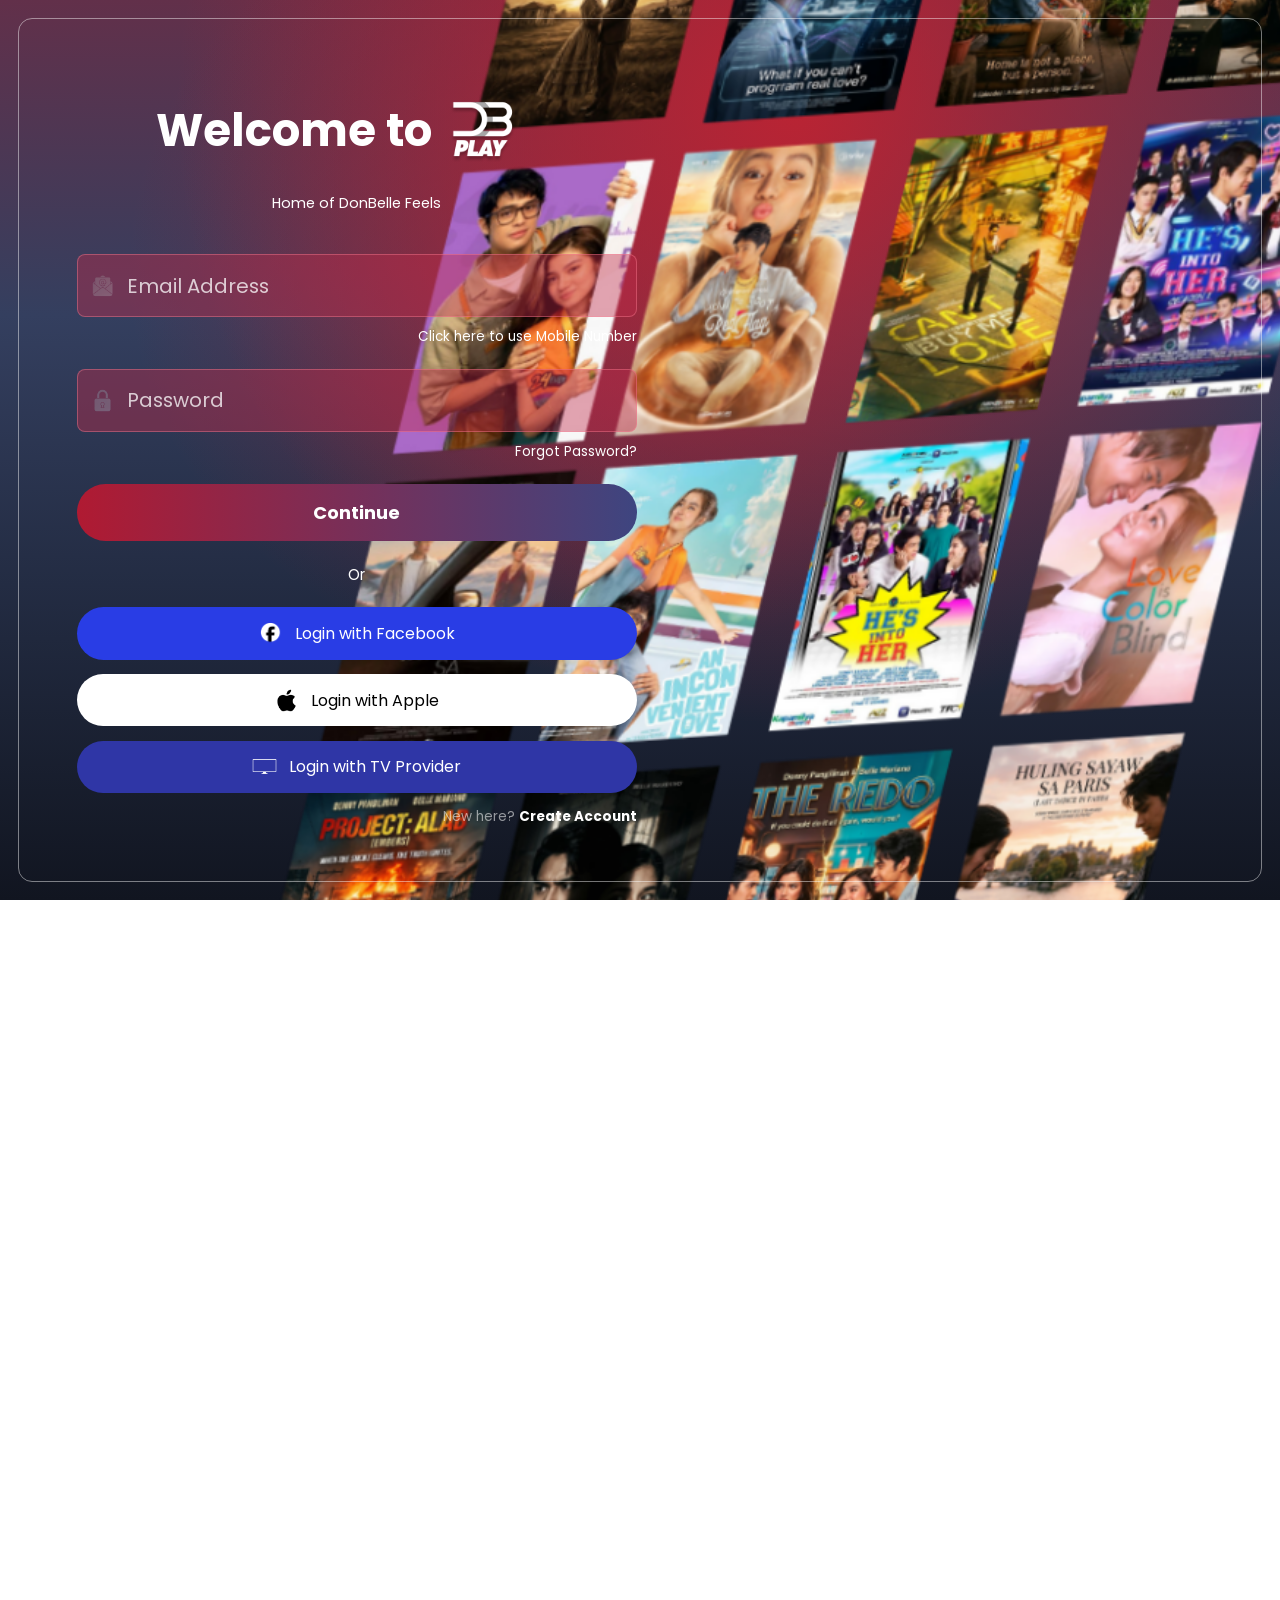
<file: index.html>
<!DOCTYPE html>
<html lang="en">

<head>
  <meta charset="UTF-8">
  <meta name="viewport" content="width=device-width, initial-scale=1.0">
  <title>Login Page</title>

  <link rel="preconnect" href="https://fonts.googleapis.com">
  <link href="https://fonts.googleapis.com/css2?family=Poppins:wght@400;500;600;700&display=swap" rel="stylesheet">
  <link rel="stylesheet" href="login.css">

  <link rel="icon" type="image/png" href="PHOTOS/logo.png">
</head>

<body class="login-page">
  <img src="PHOTOS/character.png" class="login-picture" alt="">

  <!-- LOGIN -->
  <div class="login-box">
    <div class="login-logo">
      <h1>
        Welcome to
        <img src="PHOTOS/db play.png" class="login-logo-img" alt="Logo">
      </h1>
      <p>Home of DonBelle Feels</p>
    </div>

    <div class="login-field">
      <div class="login-icon">
        <img src="PHOTOS/email.png" alt="Email">
      </div>
      <input type="email" placeholder="Email Address">
    </div>

    <a href="#" class="login-link"> Click here to use Mobile Number </a>

    <div class="login-field">
      <div class="login-icon">
        <img src="PHOTOS/password.png" alt="Password">
      </div>
      <input type="password" placeholder="Password" autocomplete="current-password">
    </div>

    <a href="#" class="login-link"> Forgot Password? </a>

    <button type="button" class="login-btn" onclick="window.location.href = 'homepage.html'">
      Continue
    </button>

    <div class="login-or">Or</div>

    <button type="button" class="login-social login-facebook">
      <img src="PHOTOS/facebook.png" alt="Facebook">
      Login with Facebook
    </button>

    <button type="button" class="login-social login-apple">
      <img src="PHOTOS/apple.png" alt="Apple">
      Login with Apple
    </button>

    <button type="button" class="login-social login-tv">
      <img src="PHOTOS/tv.png" alt="TV Provider">
      Login with TV Provider
    </button>

    <div class="login-bottom">
      New here?
      <a href="CreateAccount.html">Create Account</a>
    </div>
  </div>

  <script src="Main.js"></script>
</body>

</html>
</file>
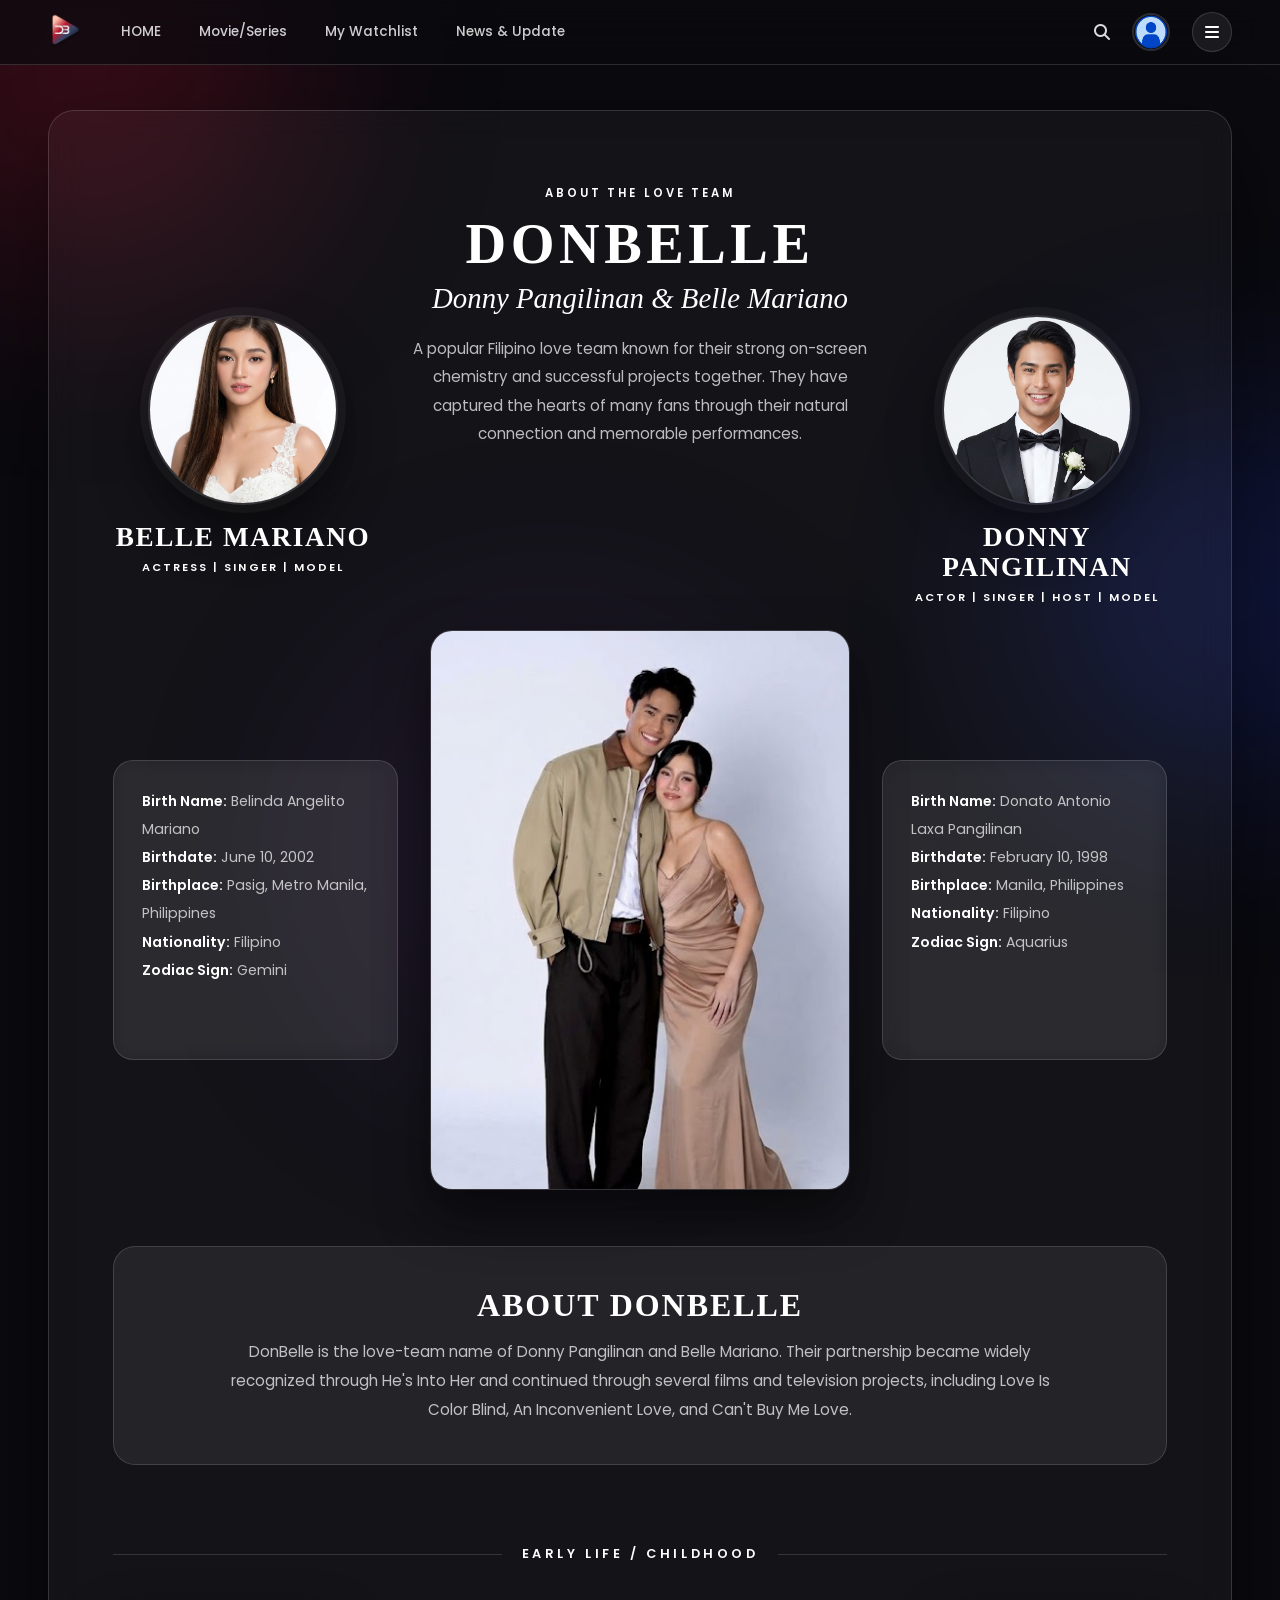
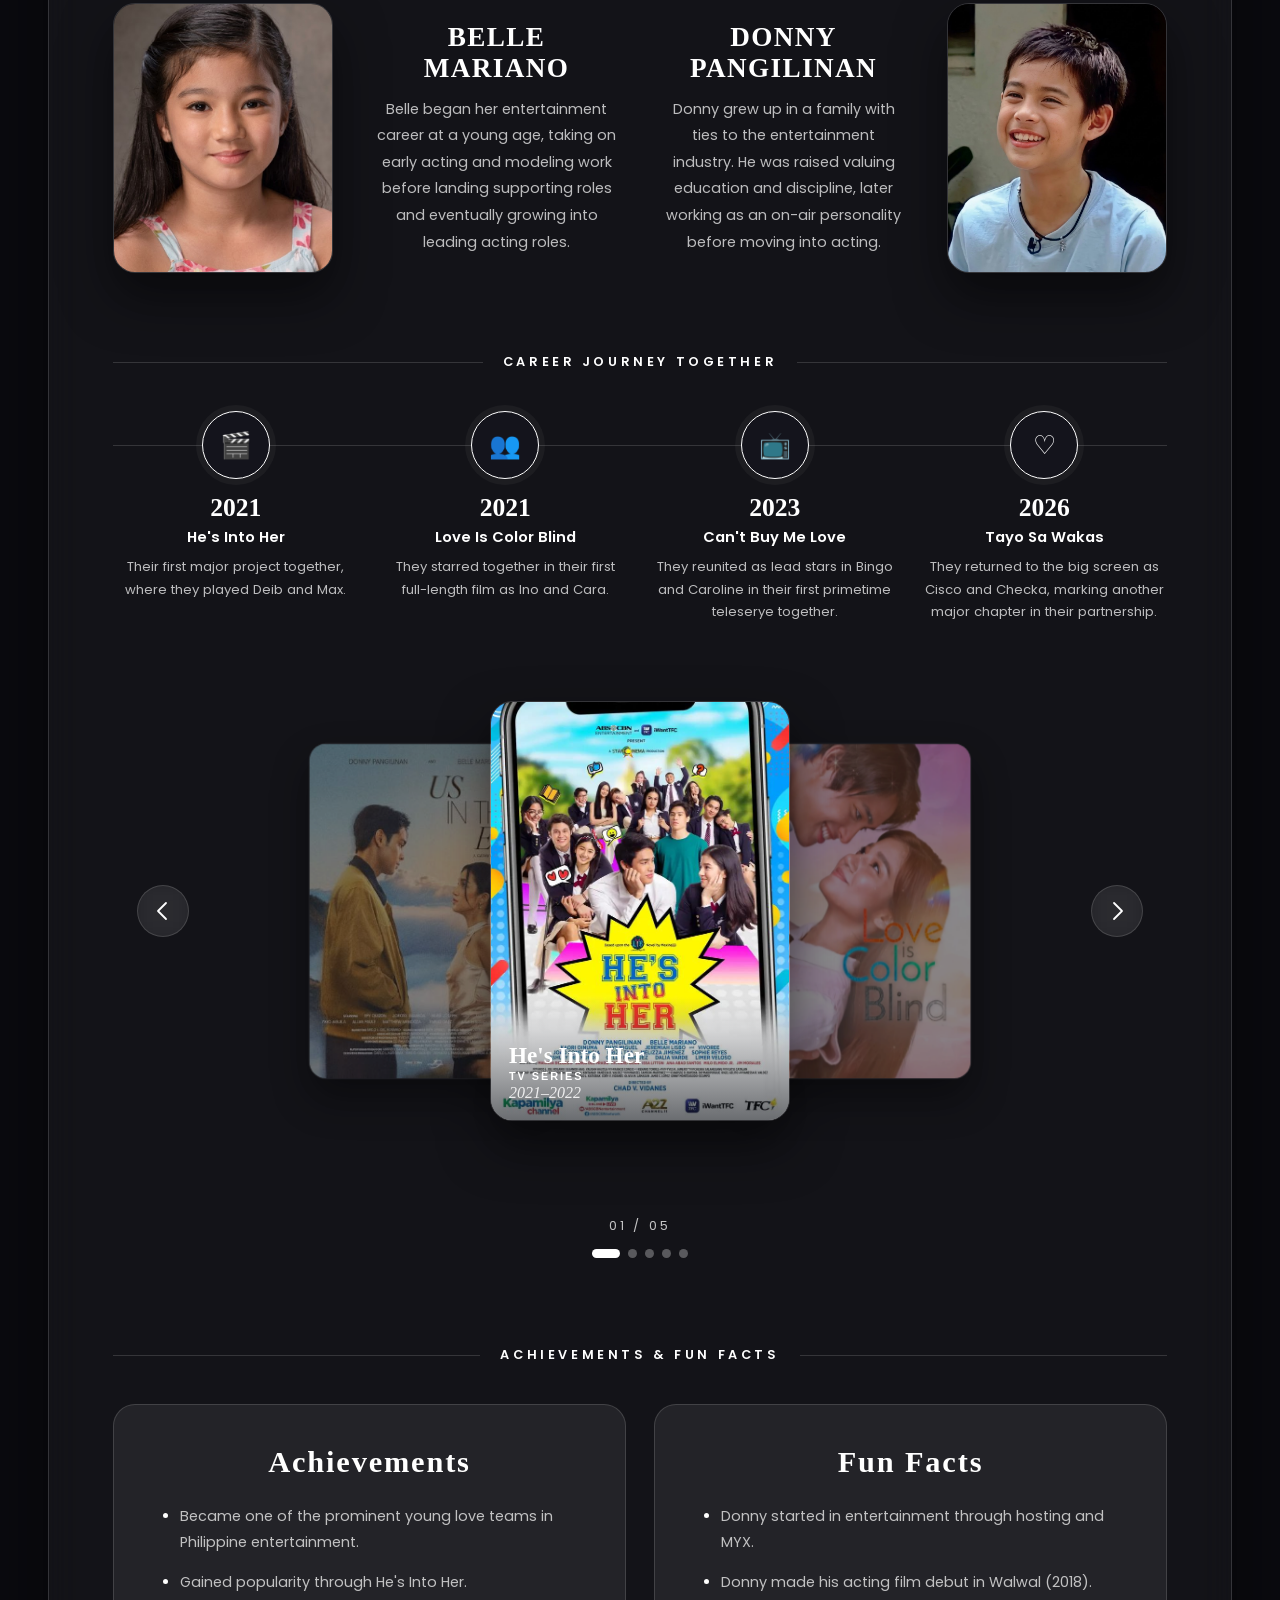
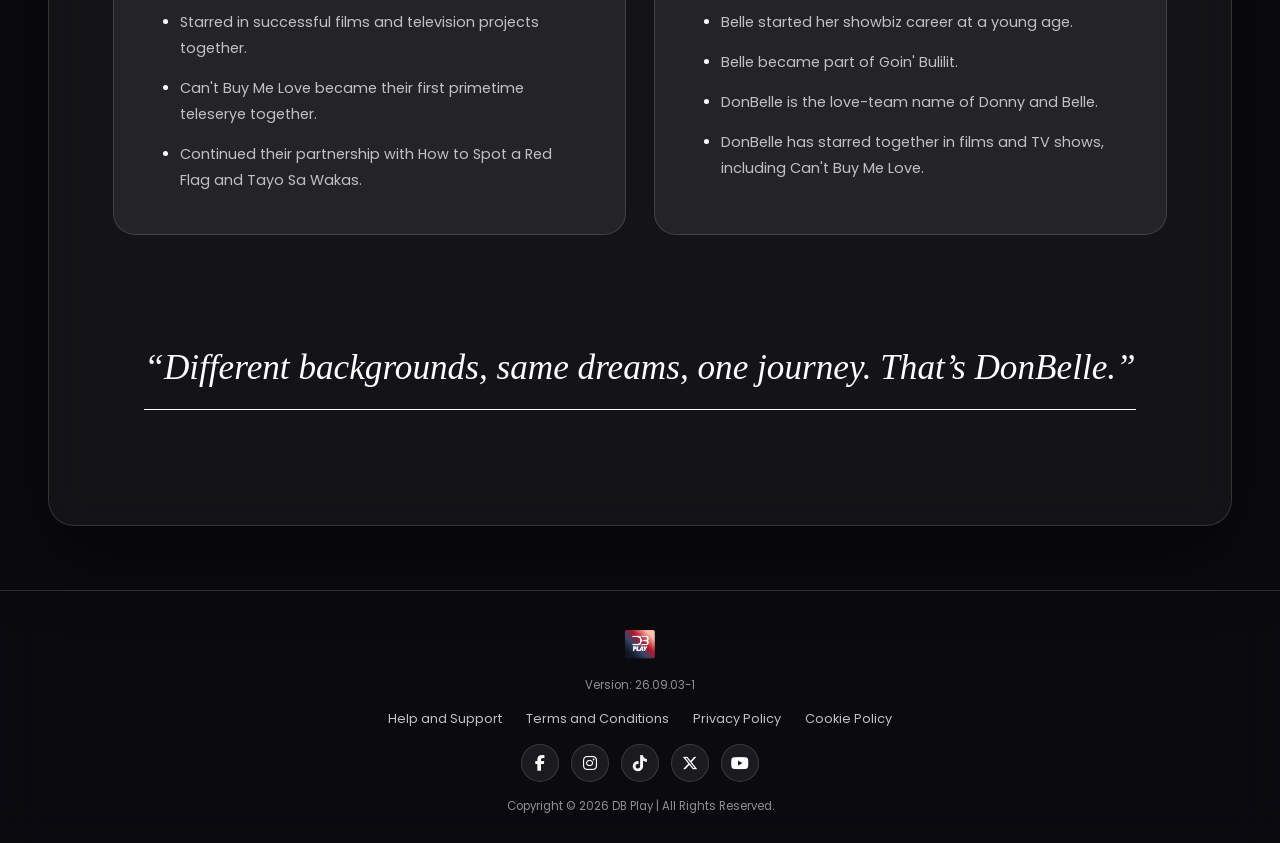
<file: about.html>
<!DOCTYPE html>
<html lang="en">
<head>
  <meta charset="UTF-8">
  <meta name="viewport" content="width=device-width, initial-scale=1.0">
  <title>About DonBelle | DB PLAY</title>

  <link
    href="https://fonts.googleapis.com/css2?family=Poppins:wght@300;400;500;600;700&display=swap"
    rel="stylesheet"
  >
  <link
    rel="stylesheet"
    href="https://cdnjs.cloudflare.com/ajax/libs/font-awesome/6.5.1/css/all.min.css"
  >
  <link rel="stylesheet" href="gallery.css">
  <link rel="stylesheet" href="about.css">
  <link rel="icon" type="image/png" href="PHOTOS/logo.png">
</head>

<body>
  <div class="ambient-glow glow-1"></div>
  <div class="ambient-glow glow-2"></div>
  <div class="ambient-glow glow-3"></div>

  <header class="glass-header">
    <div class="nav-left">
      <a href="homepage.html" class="logo-container">
        <img
          src="GENERAL_PHOTOS/LOGO.png"
          alt="DB PLAY Logo"
          class="site-logo"
        >
      </a>

      <ul class="nav-links">
        <li><a href="homepage.html">HOME</a></li>
        <li><a href="movie_or_series.html">Movie/Series</a></li>
        <li><a href="watchlist.html">My Watchlist</a></li>
        <li><a href="news.html">News &amp; Update</a></li>
      </ul>
    </div>

    <div class="nav-right">
      <form class="search-box" id="searchForm" role="search">
        <input
          type="text"
          id="searchInput"
          placeholder="Search..."
          class="glass-input"
          aria-label="Search"
          autocomplete="off"
        >

        <i
          class="fa-solid fa-magnifying-glass search-icon"
          id="searchIcon"
          role="button"
          tabindex="0"
          aria-label="Search"
        ></i>
      </form>

      <img
        src="GENERAL_PHOTOS/PROFILE-AVATAR.png"
        alt="User Profile"
        class="profile-avatar"
      >

      <div class="profile-menu-container">
        <button
          class="menu-btn"
          id="menuBtn"
          aria-label="Open menu"
          aria-haspopup="true"
          aria-expanded="false"
          aria-controls="menuPanel"
        >
          <i class="fa-solid fa-bars"></i>
        </button>

        <div class="profile-dropdown" id="menuPanel">
          <a href="about.html" aria-current="page">
            <i class="fa-solid fa-circle-info"></i>
            <span>About</span>
          </a>

          <a href="gallery.html">
            <i class="fa-regular fa-images"></i>
            <span>Gallery</span>
          </a>

          <a href="contact.html">
            <i class="fa-regular fa-envelope"></i>
            <span>Contact Us</span>
          </a>

          <a href="playlist.html">
            <i class="fa-solid fa-music"></i>
            <span>Playlist</span>
          </a>

          <a href="index.html" id="signOut">
            <i class="fa-solid fa-right-from-bracket"></i>
            <span>Sign Out</span>
          </a>
        </div>
      </div>
    </div>
  </header>

  <!-- JavaScript renders the About DonBelle content here -->
  <main class="about-main">
    <div id="aboutCard" class="about-card"></div>
  </main>

  <footer class="glass-footer">
    <img
      src="PHOTOS/DB LOGO.png"
      alt="DB PLAY Logo"
      class="footer-logo"
    >

    <div class="footer-version">Version: 26.09.03-1</div>

    <div class="footer-links">
      <a href="#">Help and Support</a>
      <a href="#">Terms and Conditions</a>
      <a href="#">Privacy Policy</a>
      <a href="#">Cookie Policy</a>
    </div>

    <div class="social-icons">
      <a href="#" aria-label="Facebook">
        <i class="fa-brands fa-facebook-f"></i>
      </a>
      <a href="#" aria-label="Instagram">
        <i class="fa-brands fa-instagram"></i>
      </a>
      <a href="#" aria-label="TikTok">
        <i class="fa-brands fa-tiktok"></i>
      </a>
      <a href="#" aria-label="X">
        <i class="fa-brands fa-x-twitter"></i>
      </a>
      <a href="#" aria-label="YouTube">
        <i class="fa-brands fa-youtube"></i>
      </a>
    </div>

    <div class="copyright">
      Copyright &copy; 2026 DB Play | All Rights Reserved.
    </div>
  </footer>

  <script src="about.js"></script>
</body>
</html>
</file>
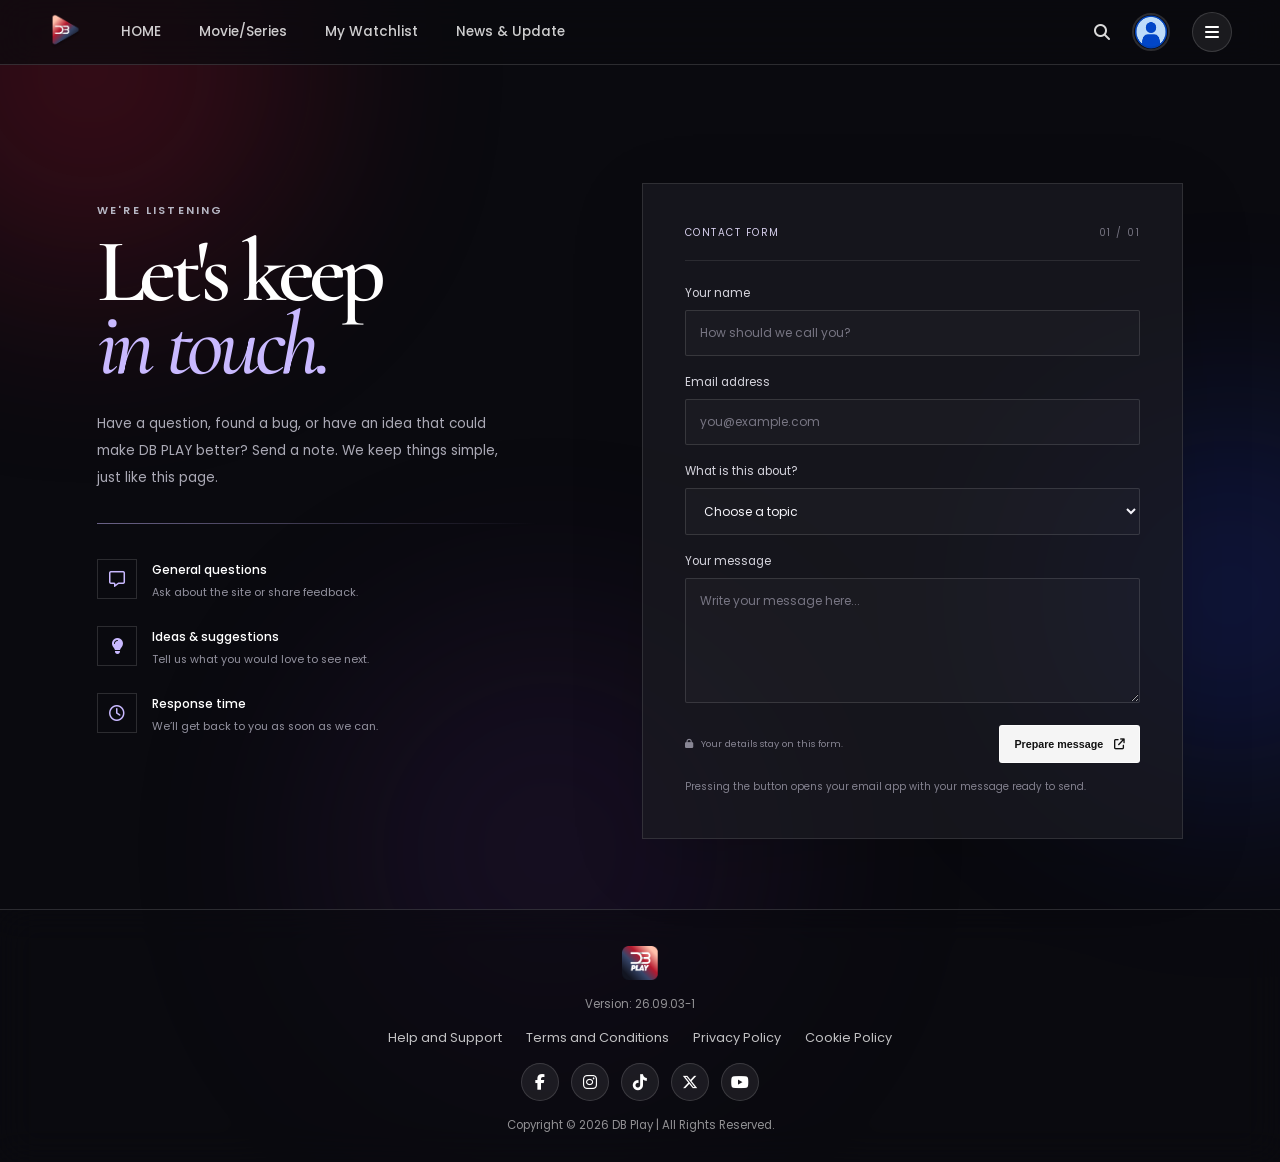
<file: contact.html>
<!DOCTYPE html>
<html lang="en">
  <head>
    <meta charset="UTF-8" />
    <meta name="viewport" content="width=device-width, initial-scale=1" />
    <title>Contact Us | DB PLAY</title>
    <link rel="preconnect" href="https://fonts.googleapis.com" />
    <link rel="preconnect" href="https://fonts.gstatic.com" crossorigin />
    <link
      href="https://fonts.googleapis.com/css2?family=Poppins:wght@300;400;500;600;700&family=Cormorant+Garamond:ital,wght@0,500;0,600;1,500&display=swap"
      rel="stylesheet"
    />
    <link
      rel="stylesheet"
      href="https://cdnjs.cloudflare.com/ajax/libs/font-awesome/6.5.1/css/all.min.css"
    />
    <link rel="stylesheet" href="gallery.css" />
    <link rel="stylesheet" href="pages.css" />
  </head>

  <body>
    <div class="ambient-glow glow-1"></div>
    <div class="ambient-glow glow-2"></div>
    <div class="ambient-glow glow-3"></div>
    <header class="glass-header">
      <div class="nav-left">
        <a href="homepage.html" class="logo-container"
          ><img
            src="GENERAL_PHOTOS/LOGO.png"
            alt="DB PLAY Logo"
            class="site-logo"
        /></a>
        <ul class="nav-links">
          <li><a href="homepage.html">HOME</a></li>
          <li><a href="movies_or_series.html">Movie/Series</a></li>
          <li><a href="watchlist.html">My Watchlist</a></li>
          <li><a href="news.html">News &amp; Update</a></li>
        </ul>
      </div>
      <div class="nav-right">
        <form class="search-box" id="searchForm" role="search">
          <input
            type="text"
            id="searchInput"
            placeholder="Search..."
            class="glass-input"
            aria-label="Search"
            autocomplete="off"
          /><i
            class="fa-solid fa-magnifying-glass search-icon"
            id="searchIcon"
            role="button"
            tabindex="0"
            aria-label="Search"
          ></i>
        </form>
        <img
          src="GENERAL_PHOTOS/PROFILE-AVATAR.png"
          alt="User Profile"
          class="profile-avatar"
        />
        <div class="profile-menu-container">
          <button
            class="menu-btn"
            id="menuBtn"
            aria-label="Open menu"
            aria-haspopup="true"
            aria-expanded="false"
            aria-controls="menuPanel"
          >
            <i class="fa-solid fa-bars"></i>
          </button>
          <div class="profile-dropdown" id="menuPanel">
            <a href="about.html"
              ><i class="fa-solid fa-circle-info"></i><span>About</span></a
            ><a href="gallery.html"
              ><i class="fa-regular fa-images"></i><span>Gallery</span></a
            ><a href="contact.html" aria-current="page"
              ><i class="fa-regular fa-envelope"></i><span>Contact Us</span></a
            ><a href="playlist.html"
              ><i class="fa-solid fa-music"></i><span>Playlist</span></a
            ><a href="login1.html" id="signOut"
              ><i class="fa-solid fa-right-from-bracket"></i> ><span
                >Sign Out</span
              ></a
            >
          </div>
        </div>
      </div>
    </header>
    <main class="page-main contact-main">
      <section class="contact-layout">
        <div class="contact-intro">
          <p class="eyebrow">WE'RE LISTENING</p>
          <h1>Let's keep<br /><em>in touch.</em></h1>
          <p class="contact-lede">
            Have a question, found a bug, or have an idea that could make DB
            PLAY better? Send a note. We keep things simple, just like this
            page.
          </p>
          <div class="contact-divider"></div>
          <div class="contact-detail">
            <span class="detail-icon"
              ><i class="fa-regular fa-message"></i
            ></span>
            <div>
              <strong>General questions</strong>
              <p>Ask about the site or share feedback.</p>
            </div>
          </div>
          <div class="contact-detail">
            <span class="detail-icon"
              ><i class="fa-solid fa-lightbulb"></i
            ></span>
            <div>
              <strong>Ideas &amp; suggestions</strong>
              <p>Tell us what you would love to see next.</p>
            </div>
          </div>
          <div class="contact-detail">
            <span class="detail-icon"><i class="fa-regular fa-clock"></i></span>
            <div>
              <strong>Response time</strong>
              <p>We’ll get back to you as soon as we can.</p>
            </div>
          </div>
        </div>
        <form class="contact-form" id="contactForm">
          <div class="form-topline">
            <span>CONTACT FORM</span><span class="form-number">01 / 01</span>
          </div>
          <label for="contactName">Your name</label
          ><input
            id="contactName"
            name="name"
            type="text"
            placeholder="How should we call you?"
            required
            maxlength="80"
          /><label for="contactEmail">Email address</label
          ><input
            id="contactEmail"
            name="email"
            type="email"
            placeholder="you@example.com"
            required
            maxlength="120"
          /><label for="contactTopic">What is this about?</label
          ><select id="contactTopic" name="topic" required>
            <option value="" disabled selected>Choose a topic</option>
            <option>General question</option>
            <option>Technical issue</option>
            <option>Suggestion or feedback</option>
            <option>Partnership</option>
            <option>Other</option></select
          ><label for="contactMessage">Your message</label
          ><textarea
            id="contactMessage"
            name="message"
            rows="5"
            placeholder="Write your message here..."
            required
            maxlength="1500"
          ></textarea>
          <div class="form-bottom">
            <span
              ><i class="fa-solid fa-lock"></i> Your details stay on this
              form.</span
            ><button type="submit" class="primary-btn">
              Prepare message
              <i class="fa-solid fa-arrow-up-right-from-square"></i>
            </button>
          </div>
          <p class="form-status" id="formStatus" role="status">
            Pressing the button opens your email app with your message ready to
            send.
          </p>
        </form>
      </section>
    </main>
    <footer class="glass-footer">
      <img
        src="GENERAL_PHOTOS/LOGOFOOTER.png"
        alt="DB PLAY Logo"
        class="footer-logo"
      />
      <div class="footer-version">Version: 26.09.03-1</div>
      <div class="footer-links">
        <a href="#">Help and Support</a><a href="#">Terms and Conditions</a
        ><a href="#">Privacy Policy</a><a href="#">Cookie Policy</a>
      </div>
      <div class="social-icons">
        <a href="#" aria-label="Facebook"
          ><i class="fa-brands fa-facebook-f"></i></a
        ><a href="#" aria-label="Instagram"
          ><i class="fa-brands fa-instagram"></i></a
        ><a href="#" aria-label="TikTok"><i class="fa-brands fa-tiktok"></i></a
        ><a href="#" aria-label="X"><i class="fa-brands fa-x-twitter"></i></a
        ><a href="#" aria-label="YouTube"
          ><i class="fa-brands fa-youtube"></i
        ></a>
      </div>
      <div class="copyright">
        Copyright &copy; 2026 DB Play | All Rights Reserved.
      </div>
    </footer>
    <script src="pages.js"></script>
    <script src="contact.js"></script>
  </body>
</html>
</file>
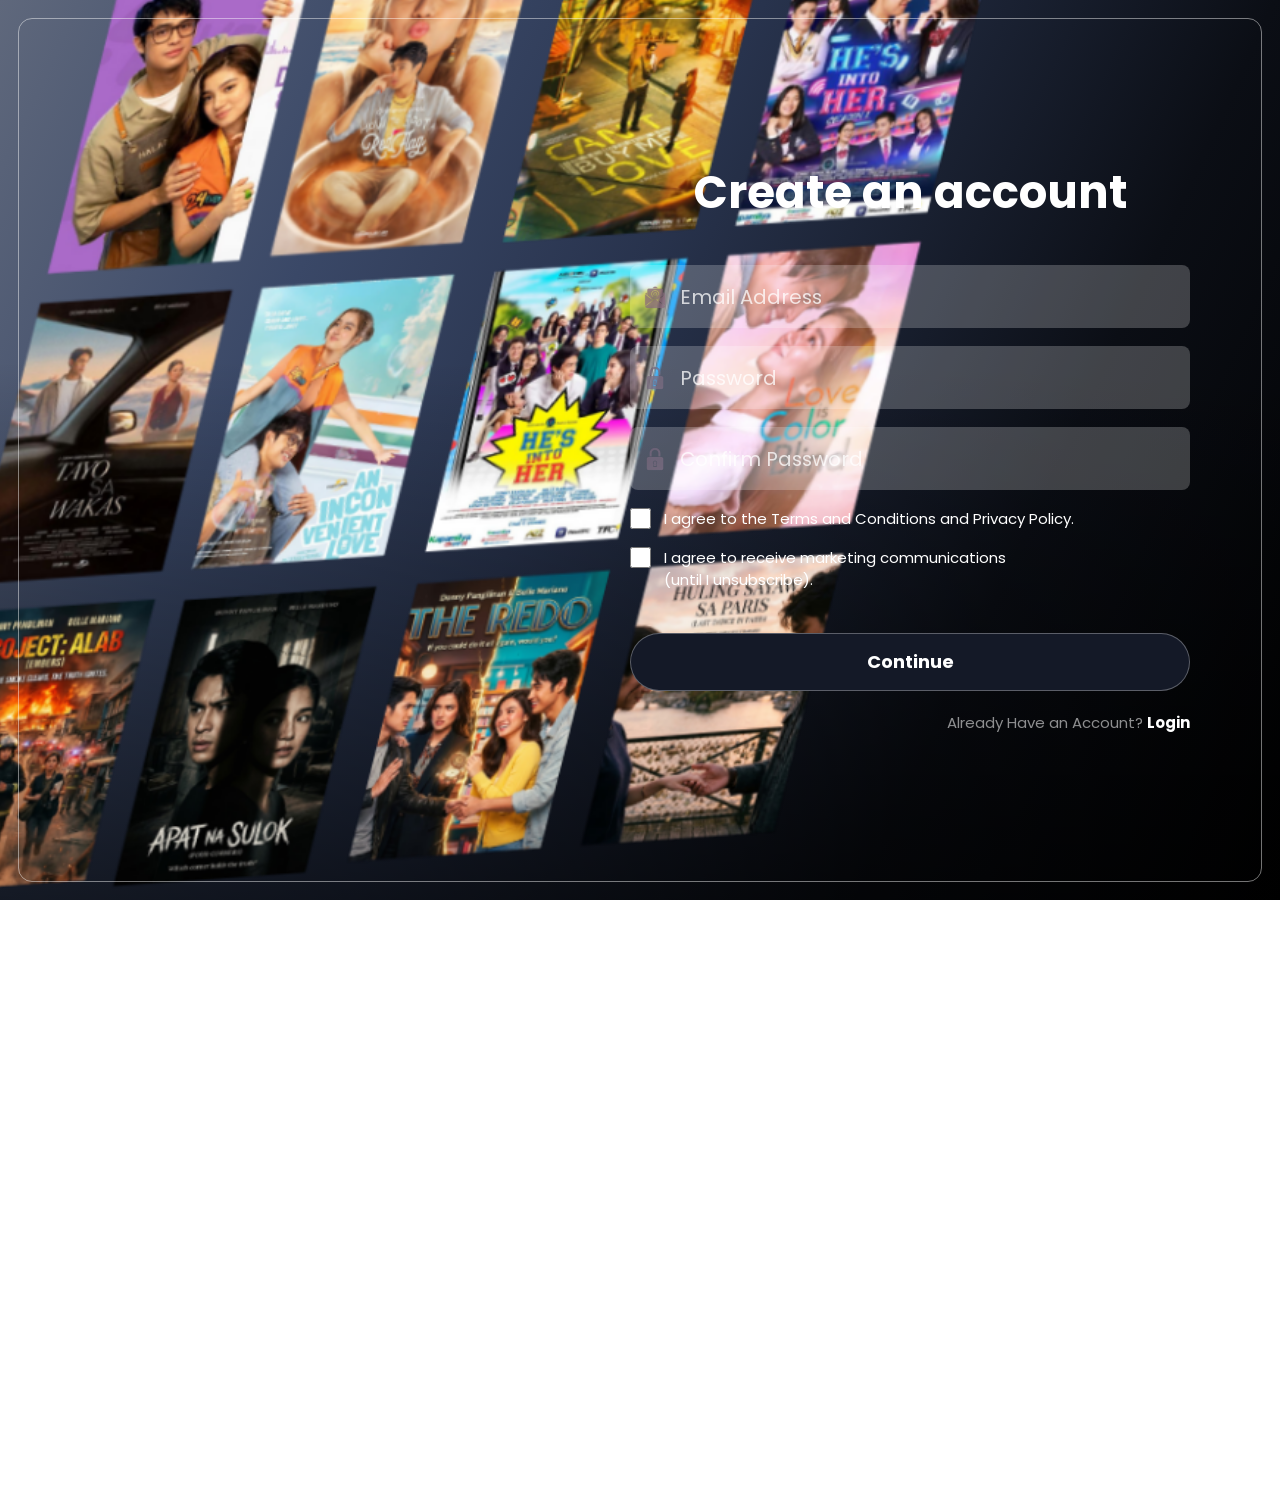
<file: CreateAccount.html>
<!DOCTYPE html>
<html lang="en">
  <head>
    <meta charset="UTF-8">
    <meta name="viewport" content="width=device-width, initial-scale=1.0">
    <title>Create Account Page</title>

    <link rel="preconnect" href="https://fonts.googleapis.com">
    <link
      href="https://fonts.googleapis.com/css2?family=Poppins:wght@400;500;600;700&display=swap"
      rel="stylesheet">

    <link rel="stylesheet" href="login.css">

    <link rel="icon" type="image/png" href="PHOTOS/logo.png">
  </head>

  <body class="signup-page">
    <!-- LARGE TRANSPARENT IMAGE ON LEFT -->
    <img src="PHOTOS/character.png" class="signup-picture" alt="">

    <!-- SIGN UP -->
    <div class="signup-box">
      <!-- TITLE -->
      <div class="signup-title">
        <h1>Create an account</h1>
      </div>

      <!-- EMAIL -->
      <div class="signup-field">
        <div class="signup-icon">
          <img src="PHOTOS/email.png" alt="Email">
        </div>
        <input type="email" placeholder="Email Address">
      </div>

      <!-- PASSWORD -->
      <div class="signup-field">
        <div class="signup-icon">
          <img src="PHOTOS/password.png" alt="Password">
        </div>
        <input type="password" placeholder="Password">
      </div>

      <!-- CONFIRM PASSWORD -->
      <div class="signup-field">
        <div class="signup-icon">
          <img src="PHOTOS/password.png" alt="Password">
        </div>
        <input type="password" placeholder="Confirm Password">
      </div>

      <!-- TERMS -->
      <label class="signup-check">
        <input type="checkbox">
        <span>I agree to the Terms and Conditions and Privacy Policy.</span>
      </label>

      <!-- MARKETING -->
      <label class="signup-check">
        <input type="checkbox">
        <span>
          I agree to receive marketing communications
          <br>
          (until I unsubscribe).
        </span>
      </label>

      <button
        type="button"
        class="signup-btn"
        onclick="window.location.href = 'homepage.html'"
      >
        Continue
      </button>

      <!-- LOGIN -->
      <div class="signup-login">
        Already Have an Account?
        <a href="index.html">Login</a>
      </div>
    </div>
  </body>
</html>
</file>
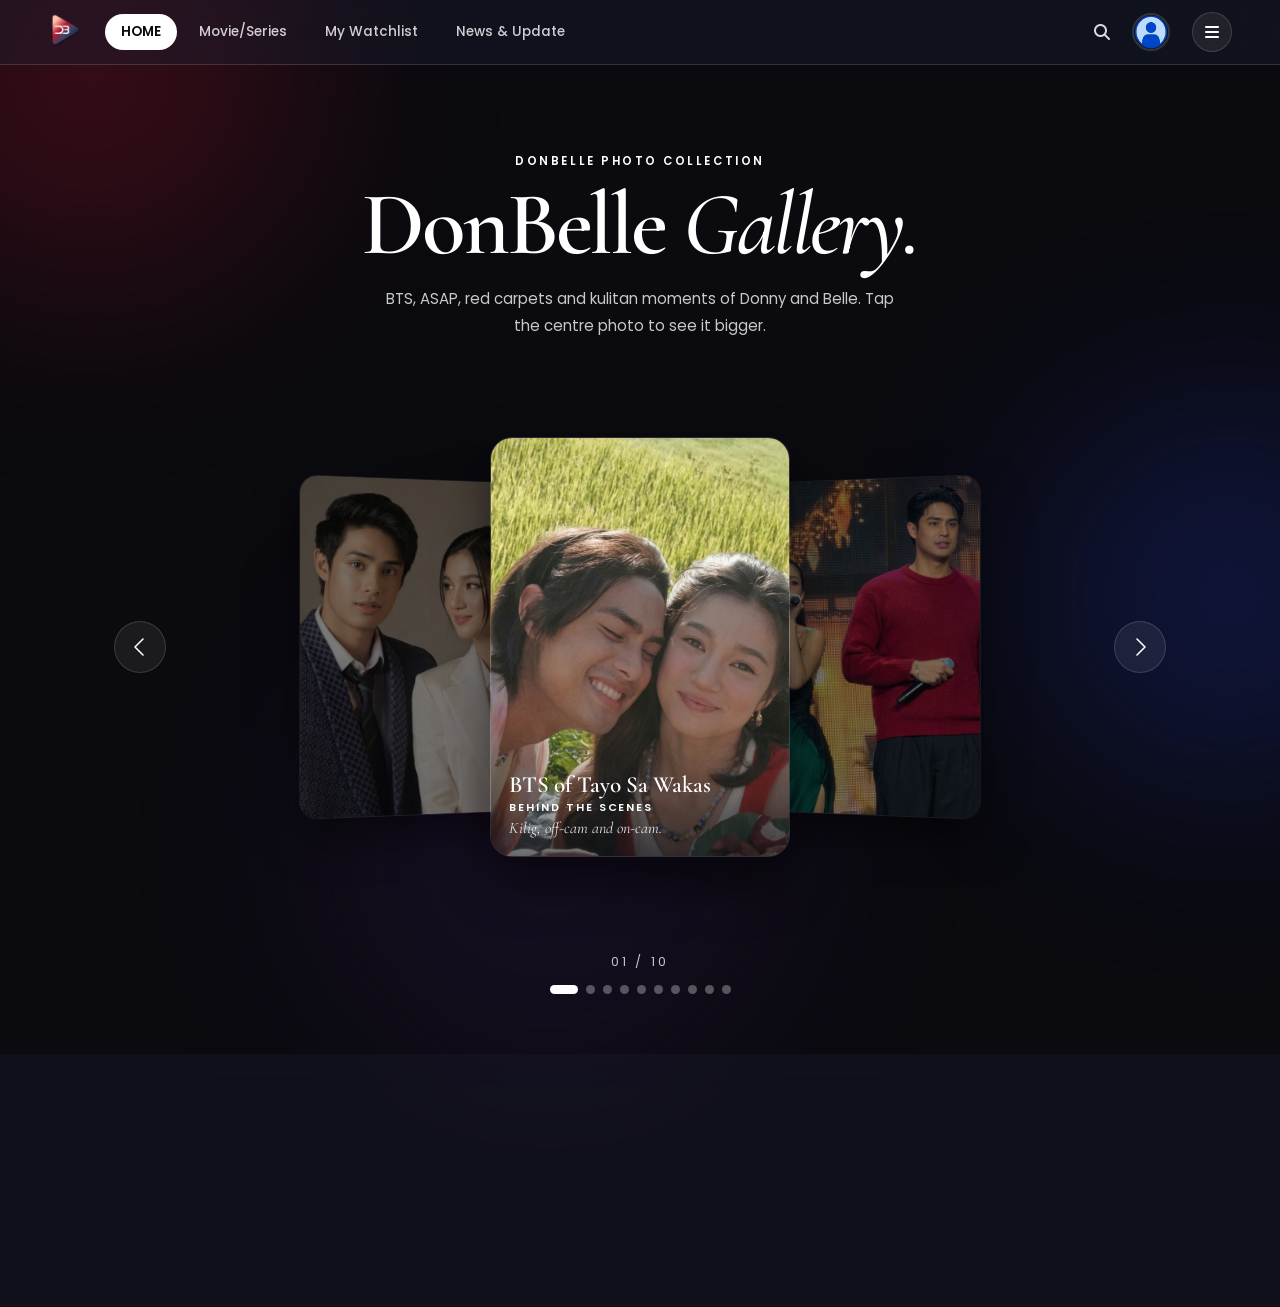
<file: gallery.html>
<!DOCTYPE html>
<html lang="en">
<head>
  <meta charset="UTF-8">
  <meta name="viewport" content="width=device-width, initial-scale=1">
  <title>DonBelle Gallery | DB PLAY</title>

  <link rel="preconnect" href="https://fonts.googleapis.com">
  <link rel="preconnect" href="https://fonts.gstatic.com" crossorigin>
  <link href="https://fonts.googleapis.com/css2?family=Poppins:wght@300;400;500;600;700&family=Cormorant+Garamond:ital,wght@0,500;0,600;1,500&display=swap" rel="stylesheet">

  <link rel="stylesheet" href="https://cdnjs.cloudflare.com/ajax/libs/font-awesome/6.5.1/css/all.min.css">
  <link rel="stylesheet" href="gallery.css">
  <link rel="stylesheet" href="gallery-animation.css">
</head>
<body>
  <div class="ambient-glow glow-1"></div>
  <div class="ambient-glow glow-2"></div>
  <div class="ambient-glow glow-3"></div>

  <header class="glass-header">
    <div class="nav-left">
      <a href="homepage.html" class="logo-container">
        <img src="GENERAL_PHOTOS/LOGO.png" alt="DB PLAY Logo" class="site-logo">
      </a>
      <ul class="nav-links">
        <li><a href="homepage.html" class="active-pill">HOME</a></li>
        <li><a href="movies_or_series.html">Movie/Series</a></li>
        <li><a href="watchlist.html">My Watchlist</a></li>
        <li><a href="news.html">News &amp; Update</a></li>
      </ul>
    </div>

    <div class="nav-right">
      <form class="search-box" id="searchForm" role="search">
        <input type="text" id="searchInput" placeholder="Search DonBelle photos..." class="glass-input" aria-label="Search DonBelle photos" autocomplete="off">
        <i class="fa-solid fa-magnifying-glass search-icon" id="searchIcon" role="button" tabindex="0" aria-label="Search"></i>
      </form>
      <img src="GENERAL_PHOTOS/PROFILE-AVATAR.png" alt="User Profile" class="profile-avatar">

      <div class="profile-menu-container">
        <button class="menu-btn" id="menuBtn" aria-label="Open menu" aria-haspopup="true" aria-expanded="false" aria-controls="menuPanel">
          <i class="fa-solid fa-bars"></i>
        </button>
        <div class="profile-dropdown" id="menuPanel">
          <a href="about.html"><i class="fa-solid fa-circle-info"></i><span>About</span></a>
          <a href="gallery.html" aria-current="page"><i class="fa-regular fa-images"></i><span>Gallery</span></a>
          <a href="contact.html"><i class="fa-regular fa-envelope"></i><span>Contact Us</span></a>
          <a href="playlist.html"><i class="fa-solid fa-music"></i><span>Playlist</span></a>
          <a href="index.html" id="signOut"><i class="fa-solid fa-right-from-bracket"></i><span>Sign Out</span></a>
        </div>
      </div>
    </div>
  </header>

  <main class="gallery-page">
    <section class="gallery-intro">
      <p class="gallery-eyebrow">DONBELLE PHOTO COLLECTION</p>
      <h1>DonBelle <em>Gallery.</em></h1>
      <p>BTS, ASAP, red carpets and kulitan moments of Donny and Belle. Tap the centre photo to see it bigger.</p>
    </section>

    <section class="carousel" id="carousel" aria-roledescription="carousel" aria-label="DonBelle photo gallery">
      <button class="nav-btn prev" id="prevBtn" aria-label="Previous photo">
        <svg viewBox="0 0 24 24" fill="none" stroke="currentColor" stroke-width="1.6" stroke-linecap="round" stroke-linejoin="round" aria-hidden="true"><path d="M15 4 7 12l8 8"/></svg>
      </button>
      <div class="slides" id="slides"></div>
      <button class="nav-btn next" id="nextBtn" aria-label="Next photo">
        <svg viewBox="0 0 24 24" fill="none" stroke="currentColor" stroke-width="1.6" stroke-linecap="round" stroke-linejoin="round" aria-hidden="true"><path d="m9 4 8 8-8 8"/></svg>
      </button>
    </section>

    <div class="carousel-foot">
      <span class="counter" id="counter" aria-live="polite">01 / 10</span>
      <div class="dots" id="dots" role="tablist" aria-label="Choose photo"></div>
    </div>
  </main>

  <div class="lightbox" id="lightbox" role="dialog" aria-modal="true" aria-labelledby="lbTitle" aria-hidden="true">
    <div class="lb-card">
      <figure class="lb-photo">
        <img id="lbImg" alt="">
        <button class="lb-nav lb-prev" id="lbPrev" aria-label="Previous photo">
          <svg viewBox="0 0 24 24" fill="none" stroke="currentColor" stroke-width="1.8" stroke-linecap="round" stroke-linejoin="round" aria-hidden="true"><path d="M15 4 7 12l8 8"/></svg>
        </button>
        <button class="lb-nav lb-next" id="lbNext" aria-label="Next photo">
          <svg viewBox="0 0 24 24" fill="none" stroke="currentColor" stroke-width="1.8" stroke-linecap="round" stroke-linejoin="round" aria-hidden="true"><path d="m9 4 8 8-8 8"/></svg>
        </button>
      </figure>
      <aside class="lb-info">
        <button class="lb-close" id="lbClose" aria-label="Close">
          <svg viewBox="0 0 24 24" width="22" height="22" fill="none" stroke="currentColor" stroke-width="2" stroke-linecap="round" aria-hidden="true"><path d="M5 5l14 14M19 5 5 19"/></svg>
        </button>
        <p class="lb-count" id="lbCount">01 / 10</p>
        <h2 id="lbTitle"></h2>
        <p class="lb-sub" id="lbSub"></p>
        <p class="lb-caption" id="lbCaption"></p>
        <h3>More DonBelle photos</h3>
        <div class="lb-thumbs" id="lbThumbs"></div>
      </aside>
    </div>
  </div>

  <footer class="glass-footer">
    <img src="GENERAL_PHOTOS/LOGOFOOTER.png" alt="DB PLAY Logo" class="footer-logo">
    <div class="footer-version">Version: 26.09.03-1</div>
    <div class="footer-links">
      <a href="#">Help and Support</a>
      <a href="#">Terms and Conditions</a>
      <a href="#">Privacy Policy</a>
      <a href="#">Cookie Policy</a>
    </div>
    <div class="social-icons">
      <a href="#" aria-label="Facebook"><i class="fa-brands fa-facebook-f"></i></a>
      <a href="#" aria-label="Instagram"><i class="fa-brands fa-instagram"></i></a>
      <a href="#" aria-label="TikTok"><i class="fa-brands fa-tiktok"></i></a>
      <a href="#" aria-label="X"><i class="fa-brands fa-x-twitter"></i></a>
      <a href="#" aria-label="YouTube"><i class="fa-brands fa-youtube"></i></a>
    </div>
    <div class="copyright">Copyright &copy; 2026 DB Play | All Rights Reserved.</div>
  </footer>

  <script src="gallery.js"></script>
</body>
</html>
</file>
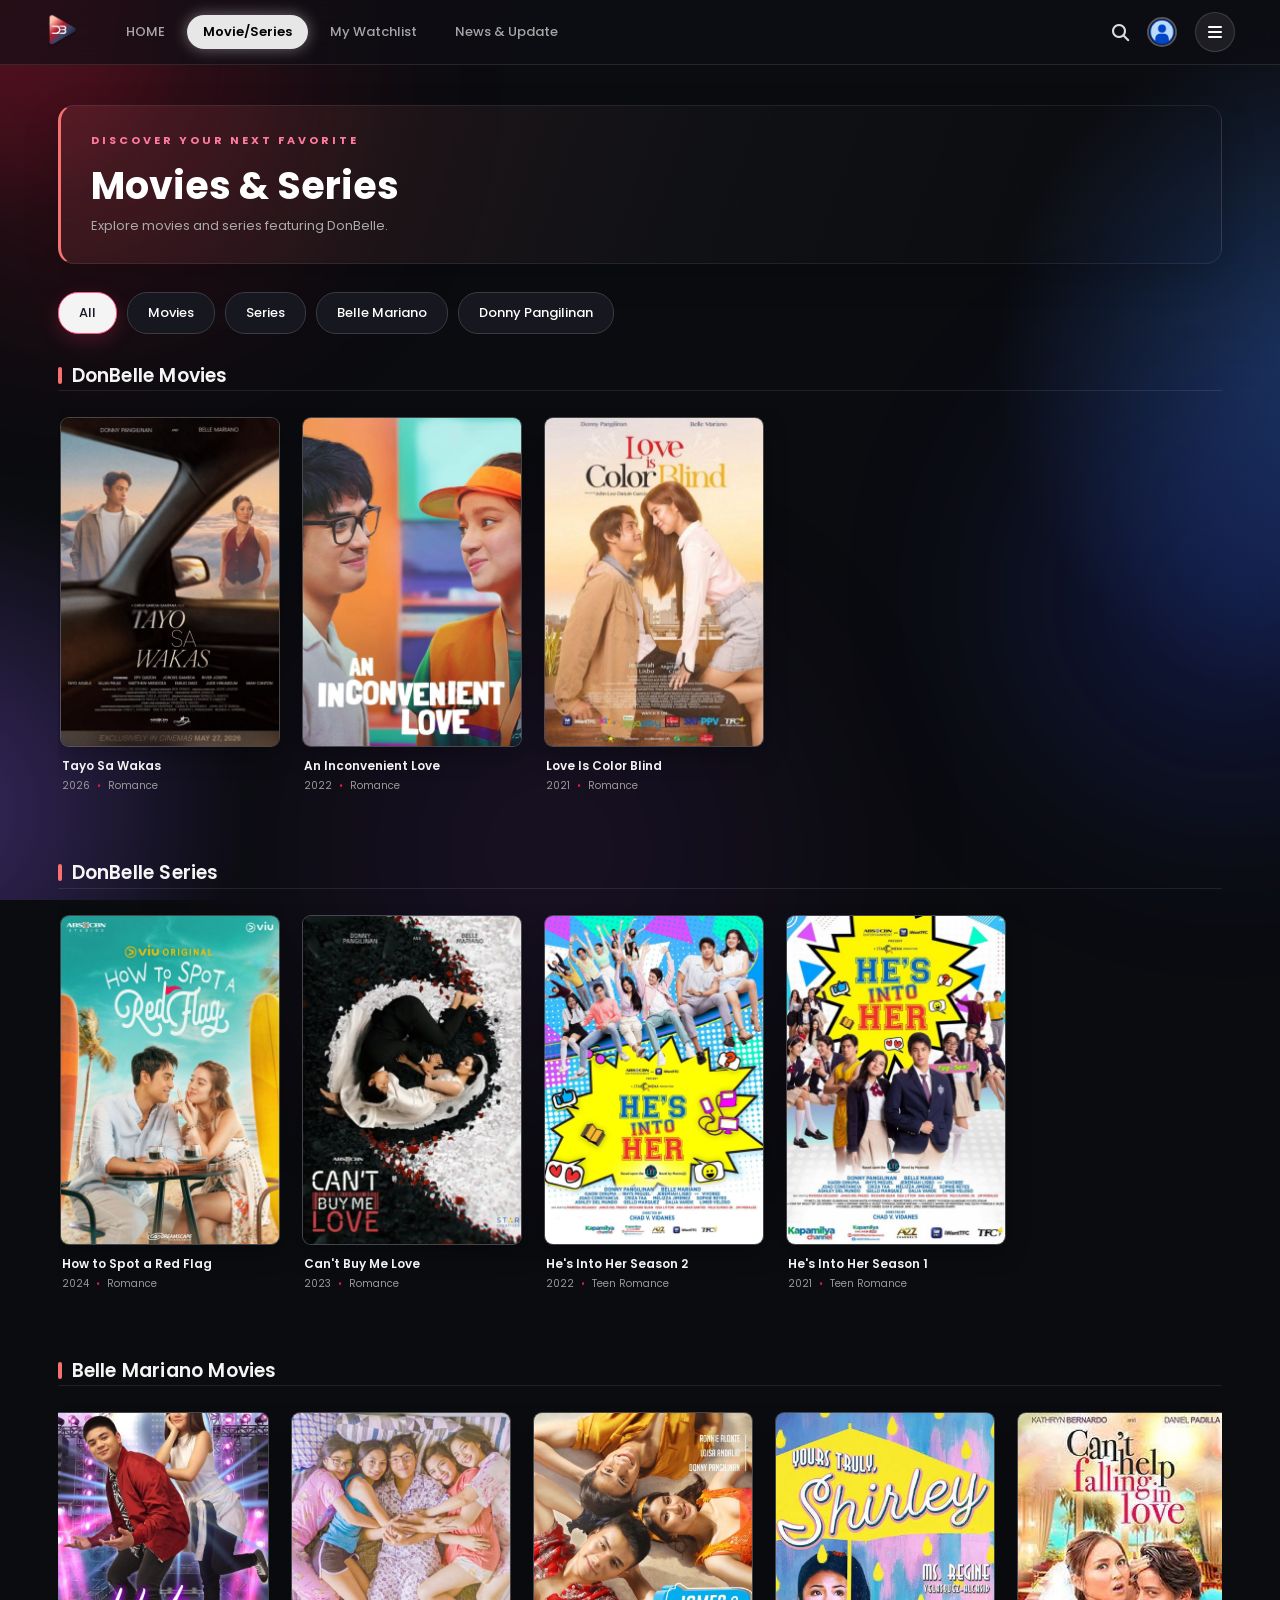
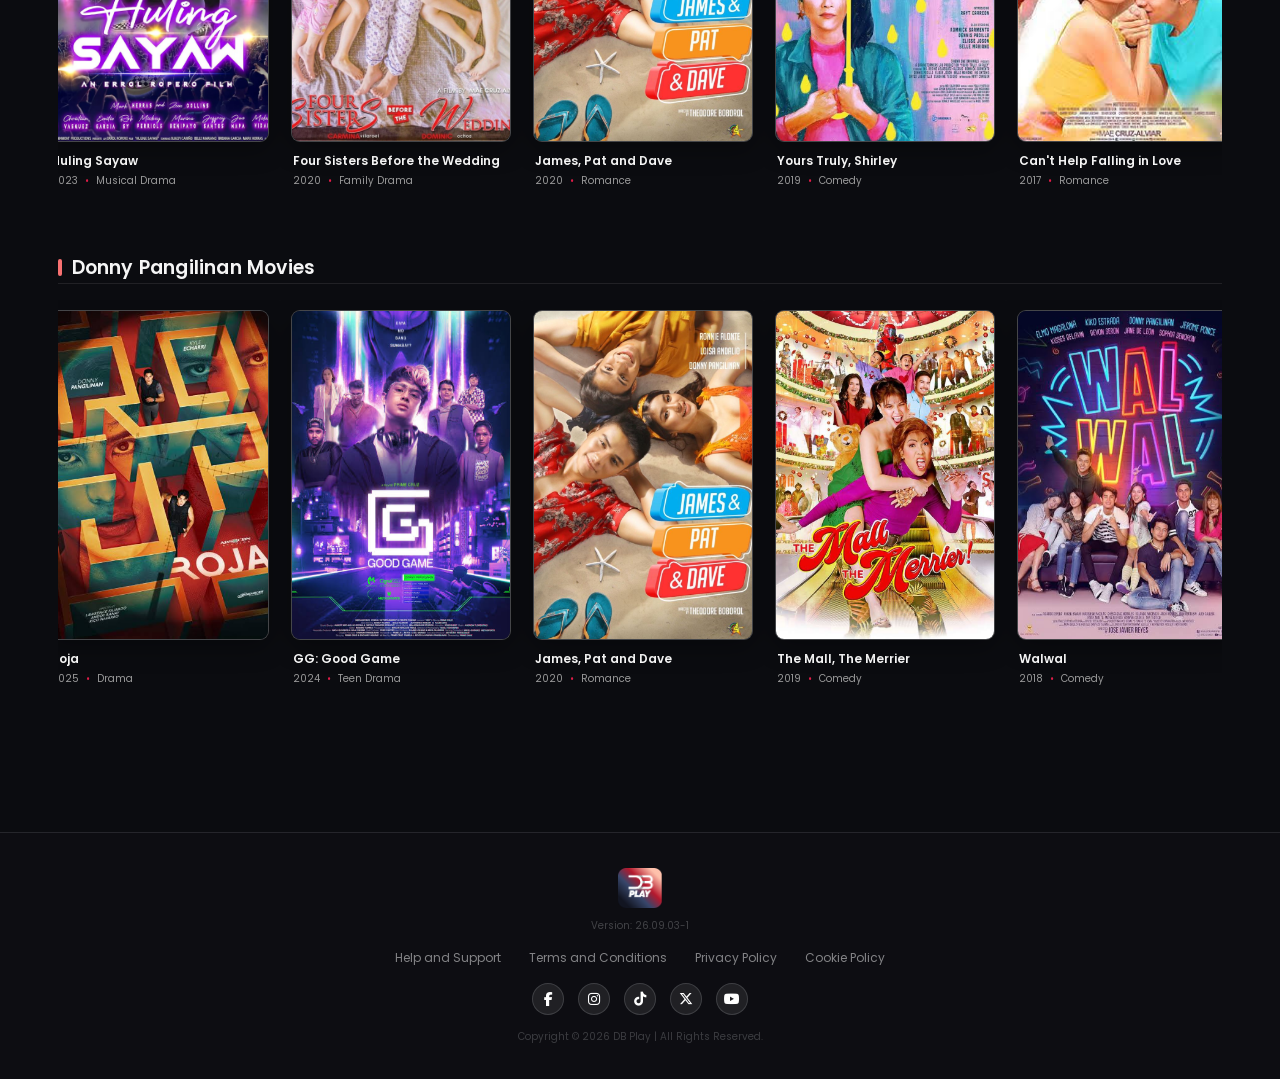
<file: movies_or_series.html>
<!DOCTYPE html>
<html lang="en">
  <head>
    <meta charset="UTF-8">
    <meta name="viewport" content="width=device-width, initial-scale=1.0">
    <title>Home | DB PLAY</title>

    <link
      href="https://fonts.googleapis.com/css2?family=Poppins:wght@300;400;500;600;700&display=swap"
      rel="stylesheet">
    <link
      rel="stylesheet"
      href="https://cdnjs.cloudflare.com/ajax/libs/font-awesome/6.5.1/css/all.min.css"
    />

    <link rel="stylesheet" href="gallery.css" />
    <link rel="stylesheet" href="style.css" />
    <link rel="icon" type="image/png" href="PHOTOS/logo.png" />
  </head>

  <body>
    <div class="ambient-glow glow-1"></div>
    <div class="ambient-glow glow-2"></div>
    <div class="ambient-glow glow-3"></div>

    <header class="glass-header">
        <div class="nav-left">
            <a href="homepage.html" class="logo-container"><img src="GENERAL_PHOTOS/LOGO.png" alt="DB PLAY Logo"
                    class="site-logo" /></a>
            <ul class="nav-links">
                <li><a href="homepage.html">HOME</a></li>
                <li><a href="movies_or_series.html" class="active-pill">Movie/Series</a></li>
                <li><a href="watchlist.html">My Watchlist</a></li>
                <li><a href="news.html">News &amp; Update</a></li>
            </ul>
        </div>
        <div class="nav-right">
            <form class="search-box" id="searchForm" role="search">
                <input type="text" id="searchInput" placeholder="Search..." class="glass-input" aria-label="Search"
                    autocomplete="off" /><i class="fa-solid fa-magnifying-glass search-icon" id="searchIcon"
                    role="button" tabindex="0" aria-label="Search"></i>
            </form>
            <img src="GENERAL_PHOTOS/PROFILE-AVATAR.png" alt="User Profile" class="profile-avatar" />
            <div class="profile-menu-container">
                <button class="menu-btn" id="menuBtn" aria-label="Open menu" aria-haspopup="true" aria-expanded="false"
                    aria-controls="menuPanel">
                    <i class="fa-solid fa-bars"></i>
                </button>
                <div class="profile-dropdown" id="menuPanel">
                    <a href="about.html"><i class="fa-solid fa-circle-info"></i><span>About</span></a><a
                        href="gallery.html"><i class="fa-regular fa-images"></i><span>Gallery</span></a><a
                        href="contact.html"><i class="fa-regular fa-envelope"></i><span>Contact Us</span></a><a
                        href="playlist.html"><i
                            class="fa-solid fa-music"></i><span>Playlist</span></a><a href="login.html" id="signOut"><i
                            class="fa-solid fa-right-from-bracket"></i><span>Sign Out</span></a>
                </div>
            </div>
        </div>
    </header>

  <!-- MAIN CATALOG -->
  <main class="catalog-page">
    <!-- PAGE HEADING -->
    <section class="catalog-heading">
      <div>
        <p class="catalog-eyebrow">DISCOVER YOUR NEXT FAVORITE</p>

        <h1>Movies & Series</h1>

        <p class="catalog-subtitle">
          Explore movies and series featuring DonBelle.
        </p>
      </div>
    </section>

    <!-- CATEGORY FILTERS -->
    <section class="catalog-filters">
      <a href="movies_or_series.html" class="filter-btn active" aria-current="page">
        All
      </a>

      <a href="MOVIES\SERIES/movies.html" class="filter-btn"> Movies </a>

      <a href="MOVIES\SERIES/series.html" class="filter-btn"> Series </a>

      <a href="MOVIES\SERIES/belle.html" class="filter-btn">
        Belle Mariano
      </a>

      <a href="MOVIES\SERIES/donny.html" class="filter-btn">
        Donny Pangilinan
      </a>
    </section>

    <!-- MOVIES -->
    <section class="catalog-section" data-section="movie">
      <div class="category-heading">
        <h2 class="section-title">DonBelle Movies</h2>
      </div>

      <div class="poster-grid">
        <!-- TAYO SA WAKAS -->
        <article class="poster-card" data-category="movie" data-title="Tayo Sa Wakas" data-year="2026"
          data-genre="Romance, Drama"
          data-description="Cisco and Cheska are a longtime couple whose dreams and ambitions slowly put them on different paths.">
          <div class="poster-image">
            <img src="MS%20PHOTOS/TSW.png" alt="Tayo Sa Wakas poster" />

            <div class="poster-overlay">
              <span class="poster-play">
                <i class="fa-solid fa-play"></i>
              </span>
              <span>View Details</span>
            </div>
          </div>

          <div class="poster-info">
            <h3>Tayo Sa Wakas</h3>
            <p>2026 <span>•</span> Romance</p>
          </div>
        </article>

        <!-- AN INCONVENIENT LOVE -->
        <article class="poster-card" data-category="movie" data-title="An Inconvenient Love" data-year="2022"
          data-genre="Romance, Comedy"
          data-description="Two young people with different dreams make a deal that leads them to unexpected feelings.">
          <div class="poster-image">
            <img src="MS%20PHOTOS/AIL.png" alt="An Inconvenient Love poster" />

            <div class="poster-overlay">
              <span class="poster-play">
                <i class="fa-solid fa-play"></i>
              </span>
              <span>View Details</span>
            </div>
          </div>

          <div class="poster-info">
            <h3>An Inconvenient Love</h3>
            <p>2022 <span>•</span> Romance</p>
          </div>
        </article>

        <!-- LOVE IS COLOR BLIND -->
        <article class="poster-card" data-category="movie" data-title="Love Is Color Blind" data-year="2021"
          data-genre="Romance, Drama"
          data-description="After an accident changes the way an artist sees the world, his longtime best friend tries to help him find happiness again.">
          <div class="poster-image">
            <img src="MS%20PHOTOS/LICB.png" alt="Love Is Color Blind poster" />

            <div class="poster-overlay">
              <span class="poster-play">
                <i class="fa-solid fa-play"></i>
              </span>
              <span>View Details</span>
            </div>
          </div>

          <div class="poster-info">
            <h3>Love Is Color Blind</h3>
            <p>2021 <span>•</span> Romance</p>
          </div>
        </article>
      </div>
    </section>

    <!-- SERIES -->
    <section class="catalog-section" data-section="series">
      <div class="category-heading">
        <h2>DonBelle Series</h2>
      </div>

      <div class="poster-grid">
        <!-- HOW TO SPOT A RED FLAG -->
        <article class="poster-card" data-category="series" data-title="How to Spot a Red Flag" data-year="2024"
          data-genre="Romance, Comedy"
          data-description="A romantic comedy about relationships, unexpected encounters, and recognizing warning signs.">
          <div class="poster-image">
            <img src="MS%20PHOTOS/HTSARF.png" alt="How to Spot a Red Flag Poster" />

            <div class="poster-overlay">
              <span class="poster-play">
                <i class="fa-solid fa-play"></i>
              </span>
              <span>View Details</span>
            </div>
          </div>

          <div class="poster-info">
            <h3>How to Spot a Red Flag</h3>
            <p>2024 <span>•</span> Romance</p>
          </div>
        </article>

        <!-- CAN'T BUY ME LOVE -->
        <article class="poster-card" data-category="series" data-title="Can't Buy Me Love" data-year="2023"
          data-genre="Romance, Comedy, Drama"
          data-description="Caroline, a wealthy young woman, crosses paths with Bingo, a hardworking man from a very different background. Their lives become connected as they deal with family problems and complicated relationships.">
          <div class="poster-image">
            <img src="MS%20PHOTOS/CBML.png" alt="Can't Buy Me Love Poster" />

            <div class="poster-overlay">
              <span class="poster-play">
                <i class="fa-solid fa-play"></i>
              </span>
              <span>View Details</span>
            </div>
          </div>

          <div class="poster-info">
            <h3>Can't Buy Me Love</h3>
            <p>2023 <span>•</span> Romance</p>
          </div>
        </article>

        <!-- HE'S INTO HER SEASON 2 -->
        <article class="poster-card" data-category="series" data-title="He's Into Her Season 2" data-year="2022"
          data-genre="Teen Romance, Comedy, Drama"
          data-description="Maxpein and Deib continue their relationship while facing new challenges involving their families, friendships, and future together.">
          <div class="poster-image">
            <img src="MS%20PHOTOS/HIH-S2.png" alt="He's Into Her Season 2 Poster" />

            <div class="poster-overlay">
              <span class="poster-play">
                <i class="fa-solid fa-play"></i>
              </span>
              <span>View Details</span>
            </div>
          </div>

          <div class="poster-info">
            <h3>He's Into Her Season 2</h3>
            <p>2022 <span>•</span> Teen Romance</p>
          </div>
        </article>

        <!-- HE'S INTO HER SEASON 1 -->
        <article class="poster-card" data-category="series" data-title="He's Into Her Season 1" data-year="2021"
          data-genre="Teen Romance, Comedy, Drama"
          data-description="Maxpein moves to Manila to live with her father and attends a new school, where she meets Deib Enrile. Their relationship develops amid school rivalries, friendships, and family challenges.">
          <div class="poster-image">
            <img src="MS%20PHOTOS/HIH-S1.png" alt="He's Into Her Season 1 Poster" />

            <div class="poster-overlay">
              <span class="poster-play">
                <i class="fa-solid fa-play"></i>
              </span>
              <span>View Details</span>
            </div>
          </div>

          <div class="poster-info">
            <h3>He's Into Her Season 1</h3>
            <p>2021 <span>•</span> Teen Romance</p>
          </div>
        </article>
      </div>
    </section>

    <!-- BELLE MOVIES -->
    <section class="catalog-section" data-section="drama">
      <div class="category-heading">
        <h2>Belle Mariano Movies</h2>
      </div>

      <div class="poster-grid">
        <!-- HULING SAYAW -->
        <article class="poster-card" data-category="movie" data-title="Huling Sayaw" data-year="2023"
          data-genre="Drama, Musical"
          data-description="Childhood friends Danilo, Tiffany, and Stephanie face challenges during their senior year as they pursue their dreams in Manila.">
          <div class="poster-image">
            <img src="MS%20PHOTOS/HS.png" alt="Huling Sayaw Poster" />

            <div class="poster-overlay">
              <span class="poster-play">
                <i class="fa-solid fa-play"></i>
              </span>
              <span>View Details</span>
            </div>
          </div>

          <div class="poster-info">
            <h3>Huling Sayaw</h3>
            <p>2023 <span>•</span> Musical Drama</p>
          </div>
        </article>

        <!-- FOUR SISTERS BEFORE THE WEDDING -->
        <article class="poster-card" data-category="movie" data-title="Four Sisters Before the Wedding" data-year="2020"
          data-genre="Family, Comedy, Drama"
          data-description="The Salazar sisters discover that their parents' marriage is in trouble. They come up with a plan to bring their parents back together before their 20th wedding anniversary.">
          <div class="poster-image">
            <img src="MS%20PHOTOS/FSBTW.png" alt="Four Sisters Before the Wedding Poster" />

            <div class="poster-overlay">
              <span class="poster-play">
                <i class="fa-solid fa-play"></i>
              </span>
              <span>View Details</span>
            </div>
          </div>

          <div class="poster-info">
            <h3>Four Sisters Before the Wedding</h3>
            <p>2020 <span>•</span> Family Drama</p>
          </div>
        </article>

        <!-- JAMES, PAT AND DAVE -->
        <article class="poster-card" data-category="movie" data-title="James, Pat and Dave" data-year="2020"
          data-genre="Romance, Comedy, Drama"
          data-description="Three friends navigate college life, friendships, and romantic relationships. Dave meets Trish, leading to an unexpected connection that changes their lives.">
          <div class="poster-image">
            <img src="MS%20PHOTOS/JPAD.png" alt="James, Pat and Dave Poster" />

            <div class="poster-overlay">
              <span class="poster-play">
                <i class="fa-solid fa-play"></i>
              </span>
              <span>View Details</span>
            </div>
          </div>

          <div class="poster-info">
            <h3>James, Pat and Dave</h3>
            <p>2020 <span>•</span> Romance</p>
          </div>
        </article>

        <!-- YOURS TRULY, SHIRLEY -->
        <article class="poster-card" data-category="movie" data-title="Yours Truly, Shirley" data-year="2019"
          data-genre="Comedy, Drama"
          data-description="Shirley, a widow who misses her late husband, becomes convinced that a young pop star may be his reincarnation. With the help of Trixie Mae, she tries to get closer to the singer.">
          <div class="poster-image">
            <img src="MS%20PHOTOS/YTS.png" alt="Yours Truly, Shirley Poster" />

            <div class="poster-overlay">
              <span class="poster-play">
                <i class="fa-solid fa-play"></i>
              </span>
              <span>View Details</span>
            </div>
          </div>

          <div class="poster-info">
            <h3>Yours Truly, Shirley</h3>
            <p>2019 <span>•</span> Comedy</p>
          </div>
        </article>

        <!-- CAN'T HELP FALLING IN LOVE -->
        <article class="poster-card" data-category="movie" data-title="Can't Help Falling in Love" data-year="2017"
          data-genre="Romance, Comedy"
          data-description="Gab, a woman preparing for marriage, discovers that she is legally married to a man she barely knows. She and her unexpected husband must figure out how to resolve their unusual situation.">
          <div class="poster-image">
            <img src="MS%20PHOTOS/CHFIL.png" alt="Can't Help Falling in Love Poster" />

            <div class="poster-overlay">
              <span class="poster-play">
                <i class="fa-solid fa-play"></i>
              </span>
              <span>View Details</span>
            </div>
          </div>

          <div class="poster-info">
            <h3>Can't Help Falling in Love</h3>
            <p>2017 <span>•</span> Romance</p>
          </div>
        </article>

        <!-- LOVE YOU TO THE STARS AND BACK -->
        <article class="poster-card" data-category="movie" data-title="Love You to the Stars and Back" data-year="2017"
          data-genre="Romance, Comedy, Drama"
          data-description="A young woman with a fascination for aliens meets a man who is dealing with a serious illness. Together, they go on an unexpected journey that changes their lives.">
          <div class="poster-image">
            <img src="MS%20PHOTOS/LYTTSAB.png" alt="Love You to the Stars and Back Poster" />

            <div class="poster-overlay">
              <span class="poster-play">
                <i class="fa-solid fa-play"></i>
              </span>
              <span>View Details</span>
            </div>
          </div>

          <div class="poster-info">
            <h3>Love You to the Stars and Back</h3>
            <p>2017 <span>•</span> Romance</p>
          </div>
        </article>

        <!-- PRINCESS AND I -->
        <article class="poster-card" data-category="series" data-title="Princess and I" data-year="2012"
          data-genre="Romance, Drama"
          data-description="A young woman discovers her royal heritage and becomes involved in the lives and struggles of a royal family. Belle Mariano appears as young Bianca in this television series.">
          <div class="poster-image">
            <img src="MS%20PHOTOS/PAI.png" alt="Princess and I Poster" />

            <div class="poster-overlay">
              <span class="poster-play">
                <i class="fa-solid fa-play"></i>
              </span>
              <span>View Details</span>
            </div>
          </div>

          <div class="poster-info">
            <h3>Princess and I</h3>
            <p>2012 <span>•</span> Romance</p>
          </div>
        </article>
      </div>
    </section>

    <!-- Donny MOVIES -->
    <section class="catalog-section" data-section="drama">
      <div class="category-heading">
        <h2>Donny Pangilinan Movies</h2>
      </div>

      <div class="poster-grid">
        <!-- ROJA -->
        <article class="poster-card" data-category="series" data-title="Roja" data-year="2025"
          data-genre="Drama, Thriller"
          data-description="A Philippine television drama series featuring Donny Pangilinan as Liam Roja, alongside Kyle Echarri.">
          <div class="poster-image">
            <img src="MS%20PHOTOS/ROJA.png" alt="Roja Poster" />

            <div class="poster-overlay">
              <span class="poster-play">
                <i class="fa-solid fa-play"></i>
              </span>
              <span>View Details</span>
            </div>
          </div>

          <div class="poster-info">
            <h3>Roja</h3>
            <p>2025 <span>•</span> Drama</p>
          </div>
        </article>

        <!-- GG: GOOD GAME -->
        <article class="poster-card" data-category="movie" data-title="GG: Good Game" data-year="2024"
          data-genre="Teen, Drama, Sports"
          data-description="Seth, an aspiring professional gamer, forms a competitive gaming team and pursues his dream of becoming an esports champion while facing challenges in his family and personal life.">
          <div class="poster-image">
            <img src="MS%20PHOTOS/GG.png" alt="GG Good Game Poster" />

            <div class="poster-overlay">
              <span class="poster-play">
                <i class="fa-solid fa-play"></i>
              </span>
              <span>View Details</span>
            </div>
          </div>

          <div class="poster-info">
            <h3>GG: Good Game</h3>
            <p>2024 <span>•</span> Teen Drama</p>
          </div>
        </article>

        <!-- JAMES, PAT AND DAVE -->
        <article class="poster-card" data-category="movie" data-title="James, Pat and Dave" data-year="2020"
          data-genre="Romance, Comedy, Drama"
          data-description="Three friends navigate college life, friendships, and romantic relationships. Dave meets Trish, leading to an unexpected connection that changes their lives.">
          <div class="poster-image">
            <img src="MS%20PHOTOS/JPAD.png" alt="James, Pat and Dave Poster" />

            <div class="poster-overlay">
              <span class="poster-play">
                <i class="fa-solid fa-play"></i>
              </span>
              <span>View Details</span>
            </div>
          </div>

          <div class="poster-info">
            <h3>James, Pat and Dave</h3>
            <p>2020 <span>•</span> Romance</p>
          </div>
        </article>

        <!-- THE MALL, THE MERRIER -->
        <article class="poster-card" data-category="movie" data-title="The Mall, The Merrier" data-year="2019"
          data-genre="Comedy, Fantasy"
          data-description="Estranged siblings Moira and Moises find themselves competing over their family's shopping mall, leading to a series of humorous and magical adventures.">
          <div class="poster-image">
            <img src="MS%20PHOTOS/TMTM.png" alt="The Mall The Merrier Poster" />

            <div class="poster-overlay">
              <span class="poster-play">
                <i class="fa-solid fa-play"></i>
              </span>
              <span>View Details</span>
            </div>
          </div>

          <div class="poster-info">
            <h3>The Mall, The Merrier</h3>
            <p>2019 <span>•</span> Comedy</p>
          </div>
        </article>

        <!-- WALWAL -->
        <article class="poster-card" data-category="movie" data-title="Walwal" data-year="2018"
          data-genre="Comedy, Drama"
          data-description="A group of college friends faces the ups and downs of friendship, relationships, and growing up as they navigate their lives together.">
          <div class="poster-image">
            <img src="MS%20PHOTOS/WW.png" alt="Walwal Poster" />

            <div class="poster-overlay">
              <span class="poster-play">
                <i class="fa-solid fa-play"></i>
              </span>
              <span>View Details</span>
            </div>
          </div>

          <div class="poster-info">
            <h3>Walwal</h3>
            <p>2018 <span>•</span> Comedy</p>
          </div>
        </article>

        <!-- FANTASTICA -->
        <article class="poster-card" data-category="movie" data-title="Fantastica" data-year="2018"
          data-genre="Fantasy, Comedy"
          data-description="Bellat tries to save her family's carnival from closing. With the help of her adopted brothers and other unexpected companions, she faces challenges to protect their home.">
          <div class="poster-image">
            <img src="MS%20PHOTOS/FANTASTICA.png" alt="Fantastica Poster" />

            <div class="poster-overlay">
              <span class="poster-play">
                <i class="fa-solid fa-play"></i>
              </span>
              <span>View Details</span>
            </div>
          </div>

          <div class="poster-info">
            <h3>Fantastica</h3>
            <p>2018 <span>•</span> Fantasy</p>
          </div>
        </article>

        <!-- PLAYHOUSE -->
        <article class="poster-card" data-category="series" data-title="Playhouse" data-year="2018"
          data-genre="Comedy, Romance, Family"
          data-description="A Filipino television series about family, relationships, and unexpected connections. Belle Mariano makes a cameo appearance in the series.">
          <div class="poster-image">
            <img src="MS%20PHOTOS/PLAYHOUSE.png" alt="Playhouse Poster" />

            <div class="poster-overlay">
              <span class="poster-play">
                <i class="fa-solid fa-play"></i>
              </span>
              <span>View Details</span>
            </div>
          </div>

          <div class="poster-info">
            <h3>Playhouse</h3>
            <p>2018 <span>•</span> Comedy</p>
          </div>
        </article>
      </div>
    </section>

    <!-- NO RESULTS MESSAGE -->
    <p id="noResults" class="no-results" hidden>
      No movies or series found. Try another search.
    </p>
  </main>

  <!-- DETAILS MODAL -->
  <div class="catalog-modal" id="detailsModal">
    <div class="modal-box">
      <button type="button" class="modal-close" id="closeDetails" aria-label="Close details">
        &times;
      </button>

      <p class="modal-eyebrow">DB PLAY • DETAILS</p>
      <h2 id="modalTitle">Movie Title</h2>
      <p id="modalMeta" class="modal-meta"></p>
      <p id="modalDescription" class="modal-description"></p>

      <button type="button" class="modal-action" id="modalWatchlist">
        <i class="fa-solid fa-plus"></i>
        Add to Watchlist
      </button>
    </div>
  </div>

  <footer class="glass-footer">
    <img src="PHOTOS/LOGOFOOTER.png" alt="DB PLAY Logo" class="footer-logo" />

    <div class="footer-version">Version: 26.09.03-1</div>

    <div class="footer-links">
      <a href="#">Help and Support</a>
      <a href="#">Terms and Conditions</a>
      <a href="#">Privacy Policy</a>
      <a href="#">Cookie Policy</a>
    </div>

    <div class="social-icons">
      <a href="#"><i class="fa-brands fa-facebook-f"></i></a>
      <a href="#"><i class="fa-brands fa-instagram"></i></a>
      <a href="#"><i class="fa-brands fa-tiktok"></i></a>
      <a href="#"><i class="fa-brands fa-x-twitter"></i></a>
      <a href="#"><i class="fa-brands fa-youtube"></i></a>
    </div>

    <div class="copyright">
      Copyright © 2026 DB Play | All Rights Reserved.
    </div>
  </footer>

  <script src="Main.js"></script>
</body>

</html>
</file>
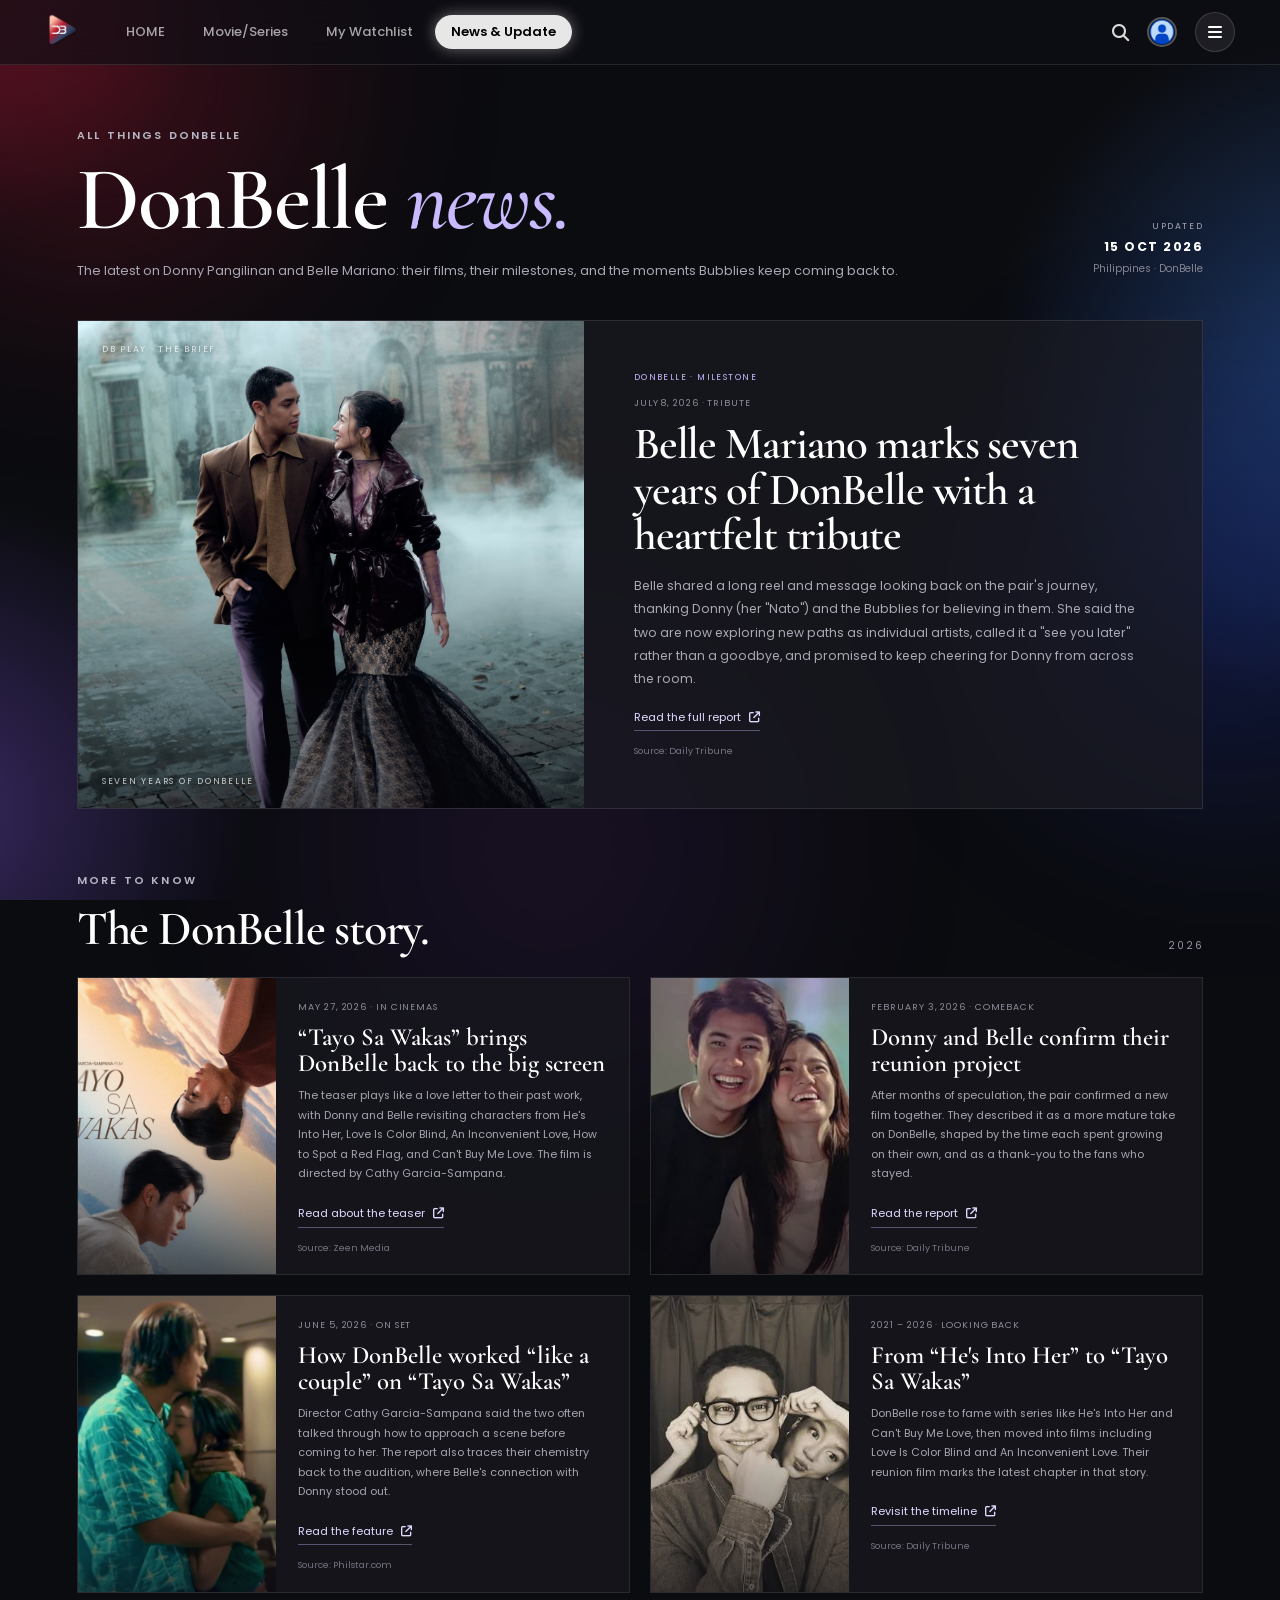
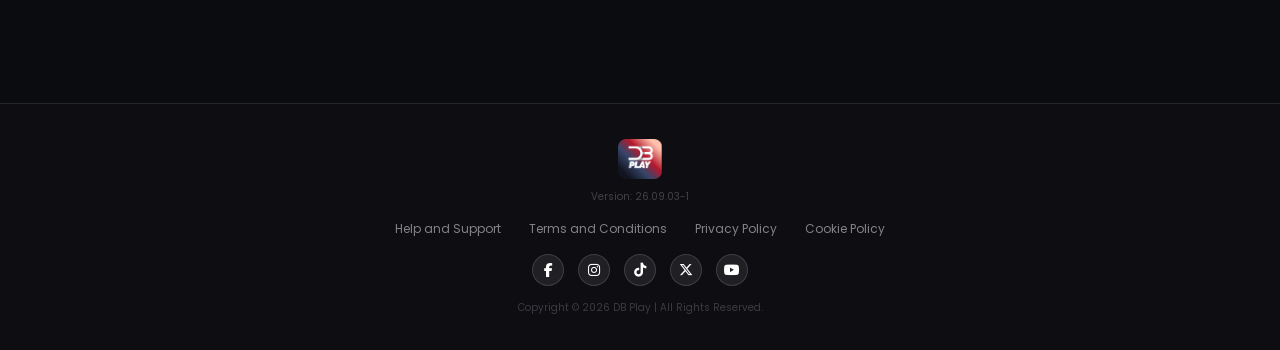
<file: news.html>
<!DOCTYPE html>
<html lang="en">
  <head>
    <meta charset="UTF-8" />
    <meta name="viewport" content="width=device-width, initial-scale=1" />
    <title>DonBelle News &amp; Updates | DB PLAY</title>
    <link rel="preconnect" href="https://fonts.googleapis.com" />
    <link rel="preconnect" href="https://fonts.gstatic.com" crossorigin />
    <link
      href="https://fonts.googleapis.com/css2?family=Poppins:wght@300;400;500;600;700&family=Cormorant+Garamond:ital,wght@0,500;0,600;1,500&display=swap"
      rel="stylesheet"
    />
    <link
      rel="stylesheet"
      href="https://cdnjs.cloudflare.com/ajax/libs/font-awesome/6.5.1/css/all.min.css"
    />
    <link rel="stylesheet" href="gallery.css" />
    <link rel="stylesheet" href="style.css" />
    <link rel="stylesheet" href="pages.css" />
    <style>
      .featured-art,
      .news-card-art {
        position: relative;
      }

      .news-photo {
        position: absolute;
        inset: 0;
        width: 100%;
        height: 100%;
        object-fit: cover;
        z-index: 1;
      }

      .has-photo > i,
      .has-photo > span:not(.art-kicker):not(.art-bottom) {
        display: none;
      }

      .has-photo::after {
        content: "";
        position: absolute;
        inset: 0;
        z-index: 1;
        background: linear-gradient(
          to top,
          rgba(8, 9, 14, 0.65),
          transparent 55%
        );
      }

      .has-photo .art-kicker,
      .has-photo .art-bottom {
        z-index: 2;
        text-shadow: 0 1px 6px #000a;
      }

      .has-photo .photo-slot {
        display: none;
      }

      .photo-slot {
        position: absolute;
        left: 12px;
        right: 12px;
        bottom: 12px;
        z-index: 3;
        padding: 8px 10px;
        border: 1.5px dashed rgba(255, 255, 255, 0.75);
        border-radius: 8px;
        background: rgba(8, 9, 14, 0.55);
        color: #fff;
        font-size: 0.52rem;
        letter-spacing: 0.1em;
        font-weight: 600;
        line-height: 1.6;
        text-align: center;
        white-space: pre-line;
        word-break: break-all;
        pointer-events: none;
      }

      .photo-slot::after {
        content: "\1F4F7  ADD PHOTO HERE\A " attr(data-file);
      }

      .featured-art .photo-slot {
        bottom: 48px;
        left: 24px;
        right: 24px;
      }

      @media (max-width: 650px) {
        .photo-slot {
          left: 6px;
          right: 6px;
          bottom: 6px;
          padding: 5px;
          font-size: 0.4rem;
          letter-spacing: 0.04em;
        }

        .featured-art .photo-slot {
          left: 12px;
          right: 12px;
          bottom: 44px;
          font-size: 0.52rem;
        }
      }
    </style>
  </head>

  <body>
    <div class="ambient-glow glow-1"></div>
    <div class="ambient-glow glow-2"></div>
    <div class="ambient-glow glow-3"></div>

    <header class="glass-header">
      <div class="nav-left">
        <a href="homepage.html" class="logo-container"
          ><img
            src="GENERAL_PHOTOS/LOGO.png"
            alt="DB PLAY Logo"
            class="site-logo"
        /></a>
        <ul class="nav-links">
          <li><a href="homepage.html">HOME</a></li>
          <li><a href="movies_or_series.html">Movie/Series</a></li>
          <li><a href="watchlist.html">My Watchlist</a></li>
          <li><a href="news.html" class="active-pill">News &amp; Update</a></li>
        </ul>
      </div>
      <div class="nav-right">
        <form class="search-box" id="searchForm" role="search">
          <input
            type="text"
            id="searchInput"
            placeholder="Search..."
            class="glass-input"
            aria-label="Search"
            autocomplete="off"
          /><i
            class="fa-solid fa-magnifying-glass search-icon"
            id="searchIcon"
            role="button"
            tabindex="0"
            aria-label="Search"
          ></i>
        </form>
        <img
          src="GENERAL_PHOTOS/PROFILE-AVATAR.png"
          alt="User Profile"
          class="profile-avatar"
        />
        <div class="profile-menu-container">
          <button
            class="menu-btn"
            id="menuBtn"
            aria-label="Open menu"
            aria-haspopup="true"
            aria-expanded="false"
            aria-controls="menuPanel"
          >
            <i class="fa-solid fa-bars"></i>
          </button>
          <div class="profile-dropdown" id="menuPanel">
            <a href="about.html"
              ><i class="fa-solid fa-circle-info"></i><span>About</span></a
            ><a href="gallery.html"
              ><i class="fa-regular fa-images"></i><span>Gallery</span></a
            ><a href="contact.html"
              ><i class="fa-regular fa-envelope"></i><span>Contact Us</span></a
            ><a href="playlist.html"
              ><i class="fa-solid fa-music"></i><span>Playlist</span></a
            ><a href="index.html" id="signOut"
              ><i class="fa-solid fa-right-from-bracket"></i
              ><span>Sign Out</span></a
            >
          </div>
        </div>
      </div>
    </header>
    <main class="page-main news-main">
      <section class="news-heading">
        <div>
          <p class="eyebrow">ALL THINGS DONBELLE</p>
          <h1>DonBelle <em>news.</em></h1>
          <p>
            The latest on Donny Pangilinan and Belle Mariano: their films, their
            milestones, and the moments Bubblies keep coming back to.
          </p>
        </div>
        <div class="news-date">
          <span>UPDATED</span><strong>15 OCT 2026</strong
          ><small>Philippines · DonBelle</small>
        </div>
      </section>
      <section class="featured-news">
        <div class="featured-art art-red">
          <img
            class="news-photo"
            src="Gallery_PHOTOS/news-featured.jpg"
            alt="Donny Pangilinan and Belle Mariano"
            onload="this.parentNode.classList.add('has-photo')"
            onerror="this.remove()"
          /><span
            class="photo-slot"
            data-file="Gallery_PHOTOS/news-featured.jpg"
          ></span
          ><span class="art-kicker">DB PLAY · THE BRIEF</span
          ><i class="fa-solid fa-heart"></i
          ><span class="art-bottom">SEVEN YEARS OF DONBELLE</span>
        </div>
        <div class="featured-copy">
          <span class="news-tag">DONBELLE · MILESTONE</span>
          <p class="news-date-line">JULY 8, 2026 · TRIBUTE</p>
          <h2>
            Belle Mariano marks seven years of DonBelle with a heartfelt tribute
          </h2>
          <p>
            Belle shared a long reel and message looking back on the pair's
            journey, thanking Donny (her "Nato") and the Bubblies for believing
            in them. She said the two are now exploring new paths as individual
            artists, called it a "see you later" rather than a goodbye, and
            promised to keep cheering for Donny from across the room.
          </p>
          <a
            class="text-link"
            href="https://tribune.net.ph/2026/07/08/belle-mariano-looks-back-on-seven-years-of-donbelle-something-beautiful-had-grown-beyond-us"
            target="_blank"
            rel="noopener noreferrer"
            >Read the full report
            <i class="fa-solid fa-arrow-up-right-from-square"></i></a
          ><span class="source-label">Source: Daily Tribune</span>
        </div>
      </section>
      <section class="news-grid-section">
        <div class="section-heading">
          <div>
            <p class="eyebrow">MORE TO KNOW</p>
            <h2>The DonBelle story.</h2>
          </div>
          <span class="track-total">2026</span>
        </div>
        <div class="news-grid">
          <article class="news-card">
            <div class="news-card-art art-purple">
              <img
                class="news-photo"
                src="Gallery_PHOTOS/news-tayo-sa-wakas.jpg"
                alt="Tayo Sa Wakas poster or still"
                onload="this.parentNode.classList.add('has-photo')"
                onerror="this.remove()"
              /><span
                class="photo-slot"
                data-file="Gallery_PHOTOS/news-tayo-sa-wakas.jpg"
              ></span
              ><i class="fa-solid fa-film"></i><span>THE REUNION FILM</span>
            </div>
            <div class="news-card-body">
              <p class="news-date-line">MAY 27, 2026 · IN CINEMAS</p>
              <h3>“Tayo Sa Wakas” brings DonBelle back to the big screen</h3>
              <p>
                The teaser plays like a love letter to their past work, with
                Donny and Belle revisiting characters from He's Into Her, Love
                Is Color Blind, An Inconvenient Love, How to Spot a Red Flag,
                and Can't Buy Me Love. The film is directed by Cathy
                Garcia-Sampana.
              </p>
              <a
                class="text-link"
                href="https://zeenmedia.com/donbelle-reunites-across-universes-in-tayo-sa-wakas-teaser/"
                target="_blank"
                rel="noopener noreferrer"
                >Read about the teaser
                <i class="fa-solid fa-arrow-up-right-from-square"></i></a
              ><span class="source-label">Source: Zeen Media</span>
            </div>
          </article>
          <article class="news-card">
            <div class="news-card-art art-blue">
              <img
                class="news-photo"
                src="Gallery_PHOTOS/news-announcement.jpg"
                alt="Donny and Belle at the reunion announcement"
                onload="this.parentNode.classList.add('has-photo')"
                onerror="this.remove()"
              /><span
                class="photo-slot"
                data-file="Gallery_PHOTOS/news-announcement.jpg"
              ></span
              ><i class="fa-solid fa-bullhorn"></i><span>THE ANNOUNCEMENT</span>
            </div>
            <div class="news-card-body">
              <p class="news-date-line">FEBRUARY 3, 2026 · COMEBACK</p>
              <h3>Donny and Belle confirm their reunion project</h3>
              <p>
                After months of speculation, the pair confirmed a new film
                together. They described it as a more mature take on DonBelle,
                shaped by the time each spent growing on their own, and as a
                thank-you to the fans who stayed.
              </p>
              <a
                class="text-link"
                href="https://tribune.net.ph/2026/02/03/donny-pangilinan-belle-mariano-are-back-on-screen"
                target="_blank"
                rel="noopener noreferrer"
                >Read the report
                <i class="fa-solid fa-arrow-up-right-from-square"></i></a
              ><span class="source-label">Source: Daily Tribune</span>
            </div>
          </article>
          <article class="news-card">
            <div class="news-card-art art-gold">
              <img
                class="news-photo"
                src="Gallery_PHOTOS/news-behind-the-scenes.jpg"
                alt="Donny and Belle behind the scenes"
                onload="this.parentNode.classList.add('has-photo')"
                onerror="this.remove()"
              /><span
                class="photo-slot"
                data-file="Gallery_PHOTOS/news-behind-the-scenes.jpg"
              ></span
              ><i class="fa-solid fa-clapperboard"></i
              ><span>BEHIND THE SCENES</span>
            </div>
            <div class="news-card-body">
              <p class="news-date-line">JUNE 5, 2026 · ON SET</p>
              <h3>How DonBelle worked “like a couple” on “Tayo Sa Wakas”</h3>
              <p>
                Director Cathy Garcia-Sampana said the two often talked through
                how to approach a scene before coming to her. The report also
                traces their chemistry back to the audition, where Belle's
                connection with Donny stood out.
              </p>
              <a
                class="text-link"
                href="https://www.philstar.com/entertainment/2026/06/05/2532971/how-donbelle-worked-like-couple-tayo-sa-wakas"
                target="_blank"
                rel="noopener noreferrer"
                >Read the feature
                <i class="fa-solid fa-arrow-up-right-from-square"></i></a
              ><span class="source-label">Source: Philstar.com</span>
            </div>
          </article>
          <article class="news-card">
            <div class="news-card-art art-green">
              <img
                class="news-photo"
                src="Gallery_PHOTOS/news-journey.jpg"
                alt="DonBelle through the years"
                onload="this.parentNode.classList.add('has-photo')"
                onerror="this.remove()"
              /><span
                class="photo-slot"
                data-file="Gallery_PHOTOS/news-journey.jpg"
              ></span
              ><i class="fa-solid fa-clock-rotate-left"></i
              ><span>THE JOURNEY</span>
            </div>
            <div class="news-card-body">
              <p class="news-date-line">2021 – 2026 · LOOKING BACK</p>
              <h3>From “He's Into Her” to “Tayo Sa Wakas”</h3>
              <p>
                DonBelle rose to fame with series like He's Into Her and Can't
                Buy Me Love, then moved into films including Love Is Color Blind
                and An Inconvenient Love. Their reunion film marks the latest
                chapter in that story.
              </p>
              <a
                class="text-link"
                href="https://tribune.net.ph/2026/02/03/donbelle-is-back"
                target="_blank"
                rel="noopener noreferrer"
                >Revisit the timeline
                <i class="fa-solid fa-arrow-up-right-from-square"></i></a
              ><span class="source-label">Source: Daily Tribune</span>
            </div>
          </article>
        </div>
      </section>
    </main>
    <footer class="glass-footer">
      <img
        src="GENERAL_PHOTOS/LOGOFOOTER.png"
        alt="DB PLAY Logo"
        class="footer-logo"
      />
      <div class="footer-version">Version: 26.09.03-1</div>
      <div class="footer-links">
        <a href="#">Help and Support</a><a href="#">Terms and Conditions</a
        ><a href="#">Privacy Policy</a><a href="#">Cookie Policy</a>
      </div>
      <div class="social-icons">
        <a href="#" aria-label="Facebook"
          ><i class="fa-brands fa-facebook-f"></i></a
        ><a href="#" aria-label="Instagram"
          ><i class="fa-brands fa-instagram"></i></a
        ><a href="#" aria-label="TikTok"><i class="fa-brands fa-tiktok"></i></a
        ><a href="#" aria-label="X"><i class="fa-brands fa-x-twitter"></i></a
        ><a href="#" aria-label="YouTube"
          ><i class="fa-brands fa-youtube"></i
        ></a>
      </div>
      <div class="copyright">
        Copyright &copy; 2026 DB Play | All Rights Reserved.
      </div>
    </footer>
    <script src="pages.js"></script>
    <script src="news.js"></script>
  </body>
</html>
</file>
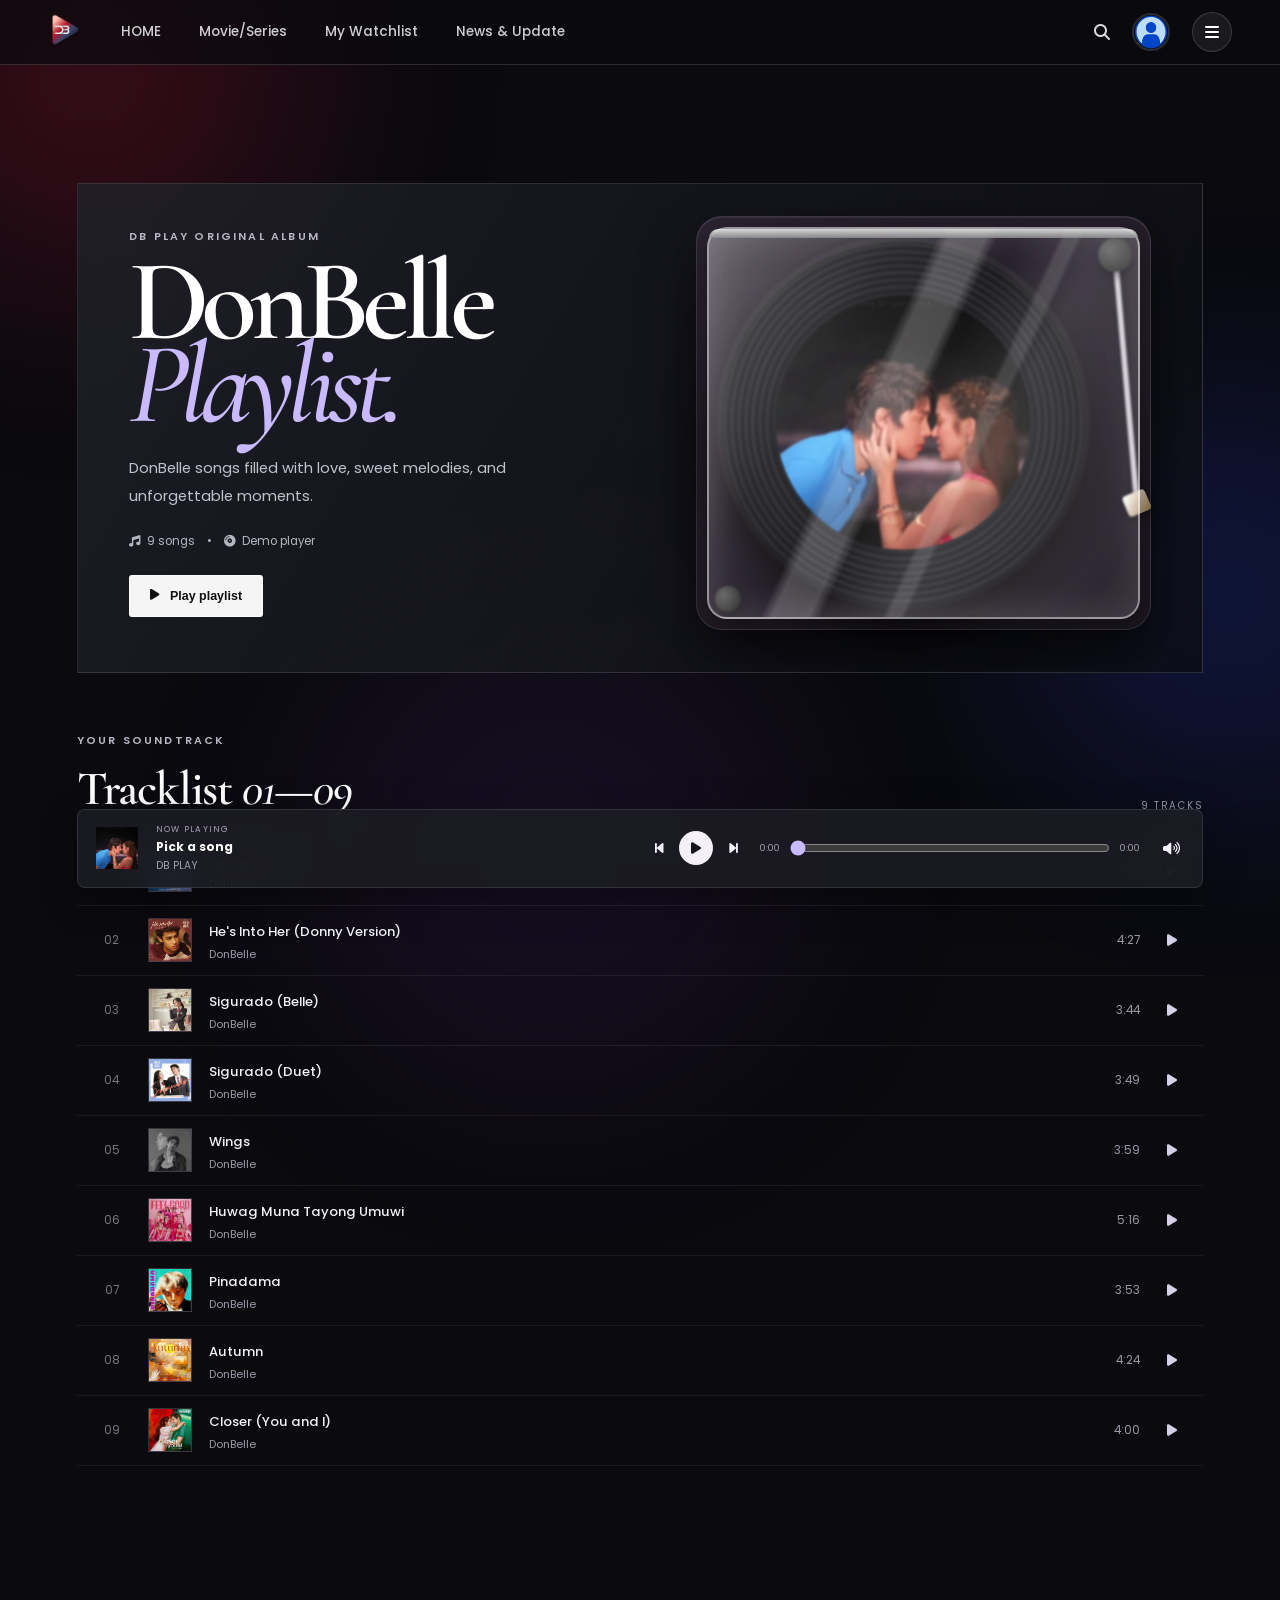
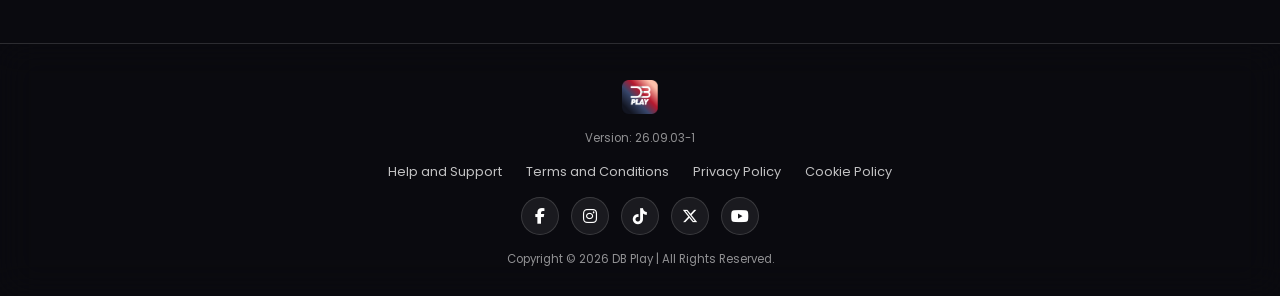
<file: playlist.html>
<!DOCTYPE html>
<html lang="en">
  <head>
    <meta charset="UTF-8" />
    <meta name="viewport" content="width=device-width, initial-scale=1" />
    <title>Playlist | DB PLAY</title>
    <link rel="preconnect" href="https://fonts.googleapis.com" />
    <link rel="preconnect" href="https://fonts.gstatic.com" crossorigin />
    <link
      href="https://fonts.googleapis.com/css2?family=Poppins:wght@300;400;500;600;700&family=Cormorant+Garamond:ital,wght@0,500;0,600;1,500&display=swap"
      rel="stylesheet"
    />
    <link
      rel="stylesheet"
      href="https://cdnjs.cloudflare.com/ajax/libs/font-awesome/6.5.1/css/all.min.css"
    />
    <link rel="stylesheet" href="gallery.css" />
    <link rel="stylesheet" href="pages.css" />
    <link rel="stylesheet" href="turntable.css" />
  </head>

  <body>
    <div class="ambient-glow glow-1"></div>
    <div class="ambient-glow glow-2"></div>
    <div class="ambient-glow glow-3"></div>

    <header class="glass-header">
      <div class="nav-left">
        <a href="homepage.html" class="logo-container"
          ><img
            src="GENERAL_PHOTOS/LOGO.png"
            alt="DB PLAY Logo"
            class="site-logo"
        /></a>
        <ul class="nav-links">
          <li><a href="homepage.html">HOME</a></li>
          <li><a href="movies_or_series.html">Movie/Series</a></li>
          <li><a href="watchlist.html">My Watchlist</a></li>
          <li><a href="news.html">News &amp; Update</a></li>
        </ul>
      </div>
      <div class="nav-right">
        <form class="search-box" id="searchForm" role="search">
          <input
            type="text"
            id="searchInput"
            placeholder="Search..."
            class="glass-input"
            aria-label="Search"
            autocomplete="off"
          /><i
            class="fa-solid fa-magnifying-glass search-icon"
            id="searchIcon"
            role="button"
            tabindex="0"
            aria-label="Search"
          ></i>
        </form>
        <img
          src="GENERAL_PHOTOS/PROFILE-AVATAR.png"
          alt="User Profile"
          class="profile-avatar"
        />
        <div class="profile-menu-container">
          <button
            class="menu-btn"
            id="menuBtn"
            aria-label="Open menu"
            aria-haspopup="true"
            aria-expanded="false"
            aria-controls="menuPanel"
          >
            <i class="fa-solid fa-bars"></i>
          </button>
          <div class="profile-dropdown" id="menuPanel">
            <a href="about.html"
              ><i class="fa-solid fa-circle-info"></i><span>About</span></a
            ><a href="gallery.html"
              ><i class="fa-regular fa-images"></i><span>Gallery</span></a
            ><a href="contact.html"
              ><i class="fa-regular fa-envelope"></i><span>Contact Us</span></a
            ><a href="playlist.html" aria-current="page"
              ><i class="fa-solid fa-music"></i><span>Playlist</span></a
            ><a href="index.html" id="signOut"
              ><i class="fa-solid fa-right-from-bracket"></i
              ><span>Sign Out</span></a
            >
          </div>
        </div>
      </div>
    </header>

    <main class="page-main playlist-main">
      <section class="playlist-hero">
        <div class="playlist-copy" id="playlistCopy">
          <p class="eyebrow" id="heroEyebrow">DB PLAY ORIGINAL ALBUM</p>
          <h1 id="heroTitle">DonBelle<br /><em>Playlist.</em></h1>
          <p class="hero-description" id="heroDescription">
            DonBelle songs filled with love, sweet melodies, and unforgettable
            moments.
          </p>
          <div class="hero-meta">
            <span><i class="fa-solid fa-music"></i>9 songs</span><span>•</span
            ><span><i class="fa-solid fa-compact-disc"></i>Demo player</span>
          </div>
          <button class="primary-btn" id="playAllBtn" type="button">
            <i class="fa-solid fa-play"></i>
            <span id="playAllLabel">Play playlist</span>
          </button>
        </div>

        <div class="record-stage" id="recordStage">
          <div class="turntable">
            <div class="platter">
              <div class="vinyl-record" id="vinylRecord">
                <div class="vinyl-cover" id="vinylCover"></div>
              </div>
            </div>
            <div class="tonearm">
              <div class="arm-rod"></div>
              <div class="arm-pivot"></div>
              <div class="arm-head"></div>
            </div>
            <div class="power-knob"></div>
            <div
              class="glass-lid"
              id="glassLid"
              role="button"
              tabindex="0"
              aria-label="Open the cover and play"
            ></div>
          </div>
        </div>
      </section>

      <section class="track-section">
        <div class="section-heading">
          <div>
            <p class="eyebrow">YOUR SOUNDTRACK</p>
            <h2>Tracklist <em>01—09</em></h2>
          </div>
          <span class="track-total">9 TRACKS</span>
        </div>
        <div class="track-list" id="trackList"></div>
      </section>

      <div class="player-bar">
        <div class="now-playing-art">
          <i class="fa-solid fa-compact-disc"></i>
        </div>
        <div class="now-playing-text">
          <span class="mini-label">NOW PLAYING</span
          ><strong id="nowTitle">Pick a song</strong
          ><span id="nowArtist">DB PLAY</span>
        </div>
        <div class="player-controls">
          <button id="prevTrack" type="button" aria-label="Previous track">
            <i class="fa-solid fa-backward-step"></i>
          </button>
          <button
            id="togglePlayback"
            class="player-play"
            type="button"
            aria-label="Play selected track"
          >
            <i class="fa-solid fa-play"></i>
          </button>
          <button id="nextTrack" type="button" aria-label="Next track">
            <i class="fa-solid fa-forward-step"></i>
          </button>
        </div>
        <div class="player-progress">
          <span id="currentTime">0:00</span
          ><input
            id="progressRange"
            type="range"
            min="0"
            max="100"
            value="0"
            aria-label="Track progress"
          /><span id="duration">0:00</span>
        </div>
        <button class="volume-btn" id="muteBtn" type="button" aria-label="Mute">
          <i class="fa-solid fa-volume-high"></i>
        </button>
      </div>
      <audio id="audioPlayer" preload="metadata"></audio>
    </main>

    <footer class="glass-footer">
      <img
        src="GENERAL_PHOTOS/LOGOFOOTER.png"
        alt="DB PLAY Logo"
        class="footer-logo"
      />
      <div class="footer-version">Version: 26.09.03-1</div>
      <div class="footer-links">
        <a href="#">Help and Support</a><a href="#">Terms and Conditions</a
        ><a href="#">Privacy Policy</a><a href="#">Cookie Policy</a>
      </div>
      <div class="social-icons">
        <a href="#" aria-label="Facebook"
          ><i class="fa-brands fa-facebook-f"></i></a
        ><a href="#" aria-label="Instagram"
          ><i class="fa-brands fa-instagram"></i></a
        ><a href="#" aria-label="TikTok"><i class="fa-brands fa-tiktok"></i></a
        ><a href="#" aria-label="X"><i class="fa-brands fa-x-twitter"></i></a
        ><a href="#" aria-label="YouTube"
          ><i class="fa-brands fa-youtube"></i
        ></a>
      </div>
      <div class="copyright">
        Copyright &copy; 2026 DB Play | All Rights Reserved.
      </div>
    </footer>

    <script src="pages.js"></script>
    <script src="playlist.js"></script>
  </body>
</html>
</file>
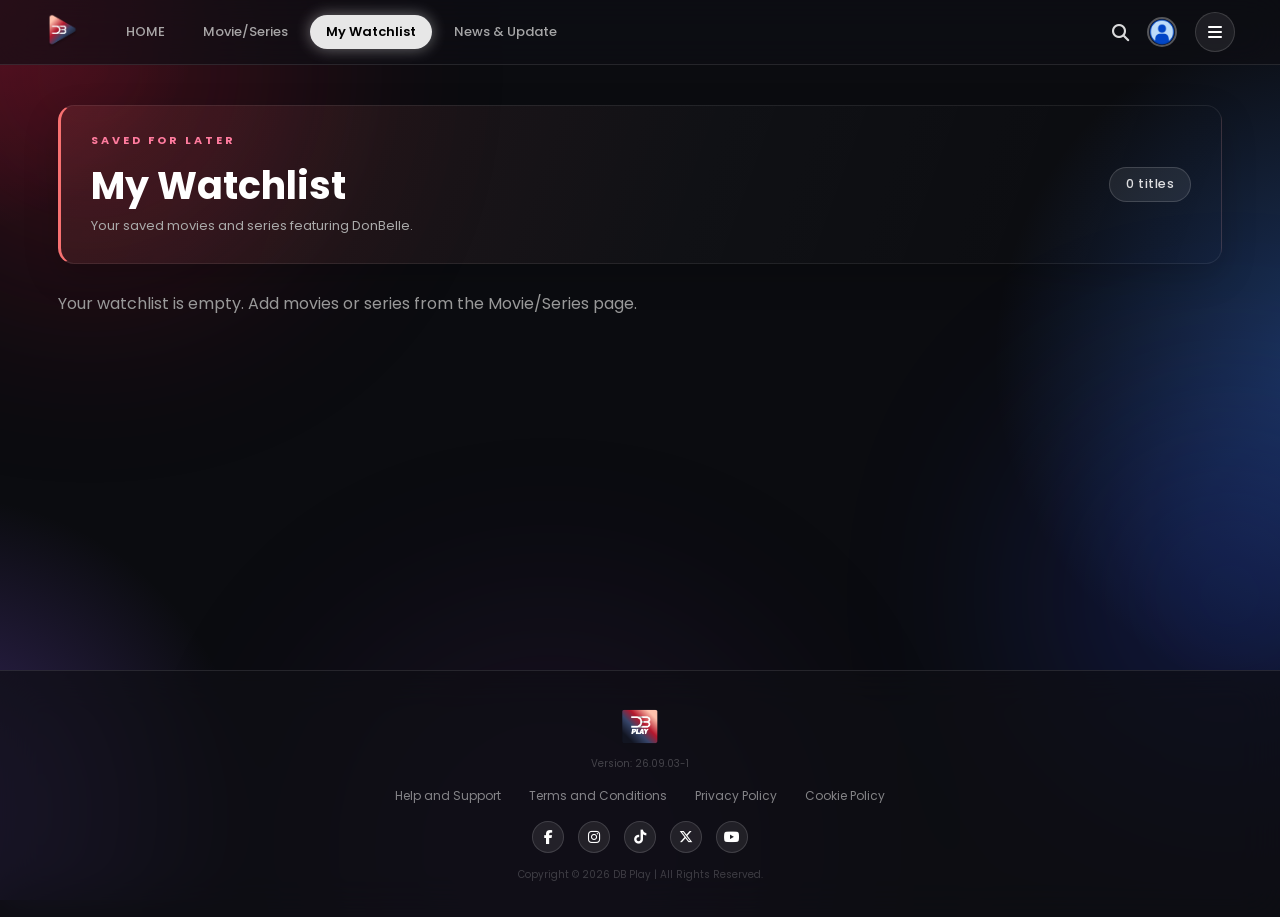
<file: watchlist.html>
<!DOCTYPE html>
<html lang="en">
  <head>
    <meta charset="UTF-8">
    <meta name="viewport" content="width=device-width, initial-scale=1.0">
    <title>Home | DB PLAY</title>

    <link
      href="https://fonts.googleapis.com/css2?family=Poppins:wght@300;400;500;600;700&display=swap"
      rel="stylesheet">
    <link
      rel="stylesheet"
      href="https://cdnjs.cloudflare.com/ajax/libs/font-awesome/6.5.1/css/all.min.css"
    />

    <link rel="stylesheet" href="gallery.css" />
    <link rel="stylesheet" href="style.css" />
    <link rel="icon" type="image/png" href="PHOTOS/logo.png" />
  </head>

  <body>
    <div class="ambient-glow glow-1"></div>
    <div class="ambient-glow glow-2"></div>
    <div class="ambient-glow glow-3"></div>

    <header class="glass-header">
        <div class="nav-left">
            <a href="homepage.html" class="logo-container"><img src="GENERAL_PHOTOS/LOGO.png" alt="DB PLAY Logo"
                    class="site-logo" /></a>
            <ul class="nav-links">
                <li><a href="homepage.html">HOME</a></li>
                <li><a href="movies_or_series.html">Movie/Series</a></li>
                <li><a href="watchlist.html" class="active-pill">My Watchlist</a></li>
                <li><a href="news.html">News &amp; Update</a></li>
            </ul>
        </div>
        <div class="nav-right">
            <form class="search-box" id="searchForm" role="search">
                <input type="text" id="searchInput" placeholder="Search..." class="glass-input" aria-label="Search"
                    autocomplete="off" /><i class="fa-solid fa-magnifying-glass search-icon" id="searchIcon"
                    role="button" tabindex="0" aria-label="Search"></i>
            </form>
            <img src="GENERAL_PHOTOS/PROFILE-AVATAR.png" alt="User Profile" class="profile-avatar" />
            <div class="profile-menu-container">
                <button class="menu-btn" id="menuBtn" aria-label="Open menu" aria-haspopup="true" aria-expanded="false"
                    aria-controls="menuPanel">
                    <i class="fa-solid fa-bars"></i>
                </button>
                <div class="profile-dropdown" id="menuPanel">
                    <a href="about.html"><i class="fa-solid fa-circle-info"></i><span>About</span></a><a
                        href="gallery.html"><i class="fa-regular fa-images"></i><span>Gallery</span></a><a
                        href="contact.html"><i class="fa-regular fa-envelope"></i><span>Contact Us</span></a><a
                        href="playlist.html"><i
                            class="fa-solid fa-music"></i><span>Playlist</span></a><a href="login.html" id="signOut"><i
                            class="fa-solid fa-right-from-bracket"></i><span>Sign Out</span></a>
                </div>
            </div>
        </div>
    </header>


    <!-- ================= WATCHLIST ================= -->
    <main class="watchlist-page">
      <div class="watchlist-page-header">
        <div class="watchlist-heading-text">
          <p class="watchlist-eyebrow">SAVED FOR LATER</p>
          <h1 class="watchlist-page-title">My Watchlist</h1>
          <p class="watchlist-subtitle">
            Your saved movies and series featuring DonBelle.
          </p>
        </div>
        <span class="watchlist-chip" id="watchlistCount" aria-live="polite"
          >0 titles</span
        >
      </div>
 
      <div id="watchlistGrid" class="watchlist-grid"></div>
      <p class="watchlist-nomatch" id="noMatch" hidden>
        No titles match your search.
      </p>
    </main>
 
    <!-- ================= FOOTER ================= -->
    <footer class="glass-footer">
      <img src="PHOTOS/DB LOGO.png" alt="DB PLAY Logo" class="footer-logo" />
      <div class="footer-version">Version: 26.09.03-1</div>
      <div class="footer-links">
        <a href="#">Help and Support</a>
        <a href="#">Terms and Conditions</a>
        <a href="#">Privacy Policy</a>
        <a href="#">Cookie Policy</a>
      </div>
      <div class="social-icons">
        <a href="#" aria-label="Facebook"
          ><i class="fa-brands fa-facebook-f"></i
        ></a>
        <a href="#" aria-label="Instagram"
          ><i class="fa-brands fa-instagram"></i
        ></a>
        <a href="#" aria-label="TikTok"><i class="fa-brands fa-tiktok"></i></a>
        <a href="#" aria-label="X"><i class="fa-brands fa-x-twitter"></i></a>
        <a href="#" aria-label="YouTube"
          ><i class="fa-brands fa-youtube"></i
        ></a>
      </div>
      <div class="copyright">
        Copyright &copy; 2026 DB Play | All Rights Reserved.
      </div>
    </footer>


  <script src="Main.js"></script>

</body>
</html>
</file>
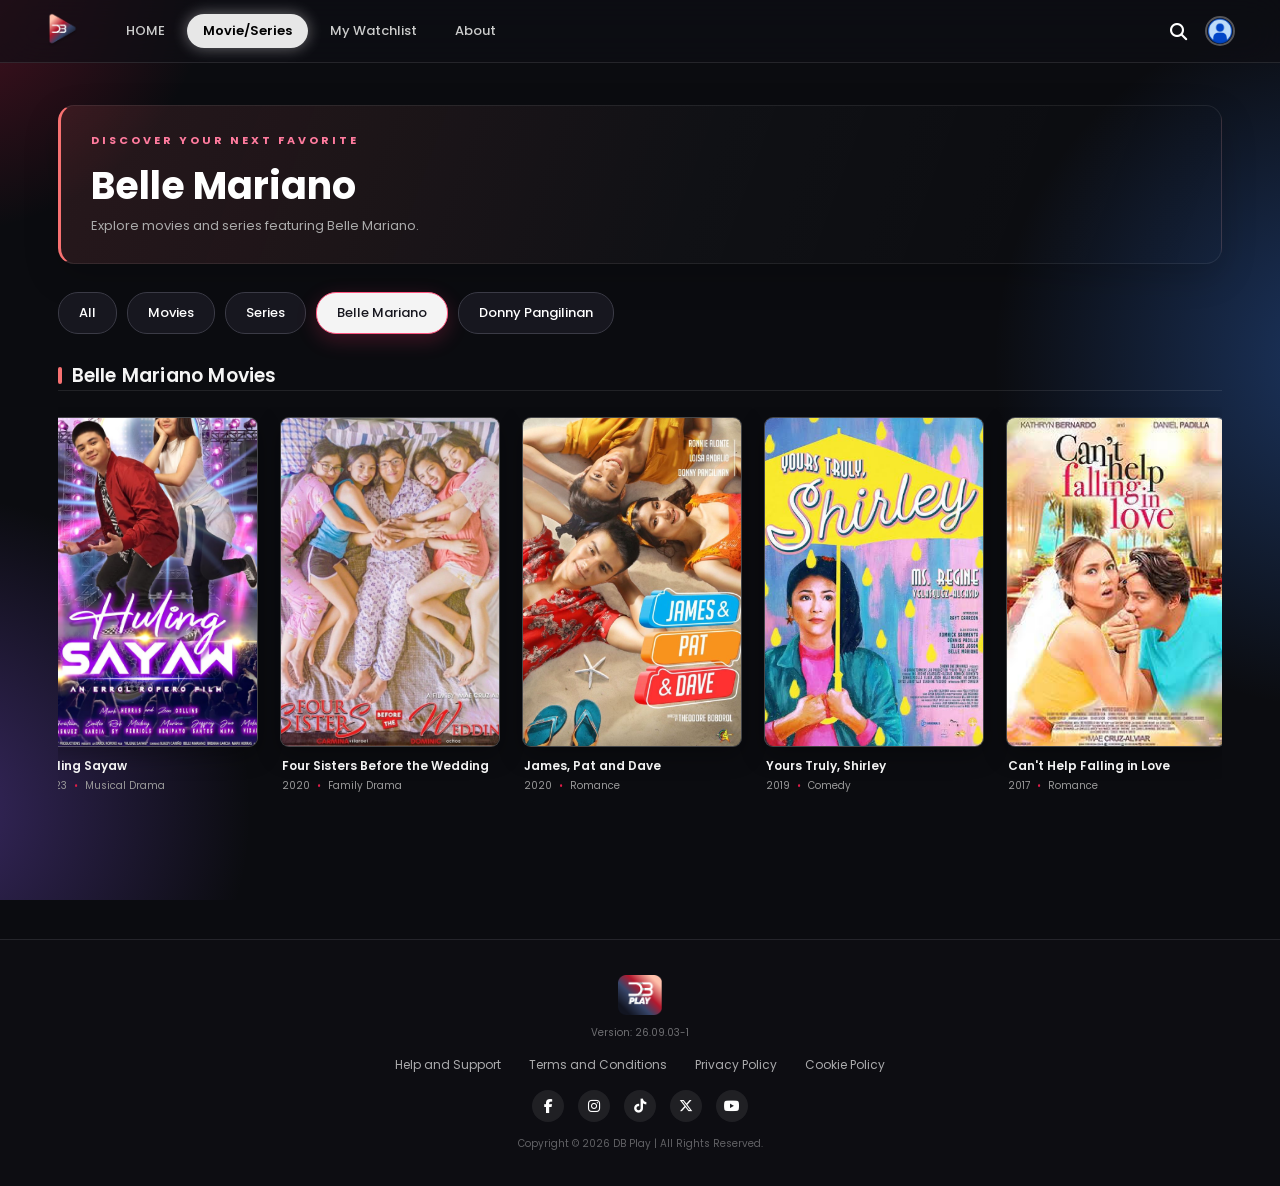
<file: MOVIES/SERIES/belle.html>
<!DOCTYPE html>
<html lang="en">

<head>
  <meta charset="UTF-8" />
  <meta name="viewport" content="width=device-width, initial-scale=1.0" />
  <title>DB PLAY - Belle Mariano</title>

  <link href="https://fonts.googleapis.com/css2?family=Poppins:wght@300;400;500;600;700&display=swap"
    rel="stylesheet" />
  <link rel="stylesheet" href="https://cdnjs.cloudflare.com/ajax/libs/font-awesome/6.5.1/css/all.min.css" />
  <link rel="stylesheet" href="../../style.css" />
  <link rel="icon" type="image/png" href="../../PHOTOS/logo.png" />
</head>

<body>
  <div class="ambient-glow glow-1"></div>
  <div class="ambient-glow glow-2"></div>
  <div class="ambient-glow glow-3"></div>

  <header class="glass-header">
    <div class="nav-left">
      <a href="#" class="logo-container">
        <img src="../../PHOTOS/LOGO.png" alt="DB PLAY Logo" class="site-logo" />
      </a>

      <ul class="nav-links">
        <li><a href="../../homepage.html">HOME</a></li>
        <li><a href="../../movies_or_series.html" class="active-pill">Movie/Series</a></li>
        <li><a href="../../watchlist.html">My Watchlist</a></li>
        <li><a href="../../about.html">About</a></li>
      </ul>
    </div>

    <div class="nav-right">
      <div class="search-box">
        <input type="text" id="searchInput" placeholder="Search movies, series..." class="glass-input" />
        <i class="fa-solid fa-magnifying-glass search-icon" id="searchIcon"></i>
      </div>

      <div class="profile-menu-container">
        <img src="../../PHOTOS/PROFILE-AVATAR.png" alt="User Profile" class="profile-avatar" id="profileAvatar" />

        <div class="profile-dropdown" id="profileDropdown">
          <a href="#">
            <i class="fa-regular fa-circle-user"></i>
            <span>Account & Settings</span>
          </a>

          <a href="#">
            <i class="fa-solid fa-tv"></i>
            <span>Activate TV</span>
          </a>

          <a href="#">
            <i class="fa-regular fa-circle-question"></i>
            <span>Help & FAQs</span>
          </a>

          <a href="../../index.html" id="signOutBtn">
            <i class="fa-solid fa-right-from-bracket"></i>
            <span>Sign Out</span>
          </a>

        </div>
      </div>
    </div>
  </header>

  <!-- MAIN CATALOG -->
  <main class="catalog-page">
    <!-- PAGE HEADING -->
    <section class="catalog-heading">
      <div>
        <p class="catalog-eyebrow">DISCOVER YOUR NEXT FAVORITE</p>

        <h1>Belle Mariano</h1>

        <p class="catalog-subtitle">
          Explore movies and series featuring Belle Mariano.
        </p>
      </div>
    </section>

    <!-- CATEGORY FILTERS -->
    <section class="catalog-filters">
      <a href="../../movies_or_series.html" class="filter-btn"> All </a>

      <a href="movies.html" class="filter-btn"> Movies </a>

      <a href="series.html" class="filter-btn"> Series </a>

      <a href="belle.html" class="filter-btn active" aria-current="page">
        Belle Mariano
      </a>

      <a href="donny.html" class="filter-btn"> Donny Pangilinan </a>
    </section>

    <!-- BELLE MOVIES -->
    <section class="catalog-section" data-section="drama">
      <div class="category-heading">
        <h2>Belle Mariano Movies</h2>
      </div>

      <div class="poster-grid">
        <!-- HULING SAYAW -->
        <article class="poster-card" data-category="movie" data-title="Huling Sayaw" data-year="2023"
          data-genre="Drama, Musical"
          data-description="Childhood friends Danilo, Tiffany, and Stephanie face challenges during their senior year as they pursue their dreams in Manila.">
          <div class="poster-image">
            <img src="../../MS%20PHOTOS/HS.png" alt="Huling Sayaw Poster" />

            <div class="poster-overlay">
              <span class="poster-play">
                <i class="fa-solid fa-play"></i>
              </span>
              <span>View Details</span>
            </div>
          </div>

          <div class="poster-info">
            <h3>Huling Sayaw</h3>
            <p>2023 <span>•</span> Musical Drama</p>
          </div>
        </article>

        <!-- FOUR SISTERS BEFORE THE WEDDING -->
        <article class="poster-card" data-category="movie" data-title="Four Sisters Before the Wedding" data-year="2020"
          data-genre="Family, Comedy, Drama"
          data-description="The Salazar sisters discover that their parents' marriage is in trouble. They come up with a plan to bring their parents back together before their 20th wedding anniversary.">
          <div class="poster-image">
            <img src="../../MS%20PHOTOS/FSBTW.png" alt="Four Sisters Before the Wedding Poster" />

            <div class="poster-overlay">
              <span class="poster-play">
                <i class="fa-solid fa-play"></i>
              </span>
              <span>View Details</span>
            </div>
          </div>

          <div class="poster-info">
            <h3>Four Sisters Before the Wedding</h3>
            <p>2020 <span>•</span> Family Drama</p>
          </div>
        </article>

        <!-- JAMES, PAT AND DAVE -->
        <article class="poster-card" data-category="movie" data-title="James, Pat and Dave" data-year="2020"
          data-genre="Romance, Comedy, Drama"
          data-description="Three friends navigate college life, friendships, and romantic relationships. Dave meets Trish, leading to an unexpected connection that changes their lives.">
          <div class="poster-image">
            <img src="../../MS%20PHOTOS/JPAD.png" alt="James, Pat and Dave Poster" />

            <div class="poster-overlay">
              <span class="poster-play">
                <i class="fa-solid fa-play"></i>
              </span>
              <span>View Details</span>
            </div>
          </div>

          <div class="poster-info">
            <h3>James, Pat and Dave</h3>
            <p>2020 <span>•</span> Romance</p>
          </div>
        </article>

        <!-- YOURS TRULY, SHIRLEY -->
        <article class="poster-card" data-category="movie" data-title="Yours Truly, Shirley" data-year="2019"
          data-genre="Comedy, Drama"
          data-description="Shirley, a widow who misses her late husband, becomes convinced that a young pop star may be his reincarnation. With the help of Trixie Mae, she tries to get closer to the singer.">
          <div class="poster-image">
            <img src="../../MS%20PHOTOS/YTS.png" alt="Yours Truly, Shirley Poster" />

            <div class="poster-overlay">
              <span class="poster-play">
                <i class="fa-solid fa-play"></i>
              </span>
              <span>View Details</span>
            </div>
          </div>

          <div class="poster-info">
            <h3>Yours Truly, Shirley</h3>
            <p>2019 <span>•</span> Comedy</p>
          </div>
        </article>

        <!-- CAN'T HELP FALLING IN LOVE -->
        <article class="poster-card" data-category="movie" data-title="Can't Help Falling in Love" data-year="2017"
          data-genre="Romance, Comedy"
          data-description="Gab, a woman preparing for marriage, discovers that she is legally married to a man she barely knows. She and her unexpected husband must figure out how to resolve their unusual situation.">
          <div class="poster-image">
            <img src="../../MS%20PHOTOS/CHFIL.png" alt="Can't Help Falling in Love Poster" />

            <div class="poster-overlay">
              <span class="poster-play">
                <i class="fa-solid fa-play"></i>
              </span>
              <span>View Details</span>
            </div>
          </div>

          <div class="poster-info">
            <h3>Can't Help Falling in Love</h3>
            <p>2017 <span>•</span> Romance</p>
          </div>
        </article>

        <!-- LOVE YOU TO THE STARS AND BACK -->
        <article class="poster-card" data-category="movie" data-title="Love You to the Stars and Back" data-year="2017"
          data-genre="Romance, Comedy, Drama"
          data-description="A young woman with a fascination for aliens meets a man who is dealing with a serious illness. Together, they go on an unexpected journey that changes their lives.">
          <div class="poster-image">
            <img src="../../MS%20PHOTOS/LYTTSAB.png" alt="Love You to the Stars and Back Poster" />

            <div class="poster-overlay">
              <span class="poster-play">
                <i class="fa-solid fa-play"></i>
              </span>
              <span>View Details</span>
            </div>
          </div>

          <div class="poster-info">
            <h3>Love You to the Stars and Back</h3>
            <p>2017 <span>•</span> Romance</p>
          </div>
        </article>

        <!-- PRINCESS AND I -->
        <article class="poster-card" data-category="series" data-title="Princess and I" data-year="2012"
          data-genre="Romance, Drama"
          data-description="A young woman discovers her royal heritage and becomes involved in the lives and struggles of a royal family. Belle Mariano appears as young Bianca in this television series.">
          <div class="poster-image">
            <img src="../../MS%20PHOTOS/PAI.png" alt="Princess and I Poster" />

            <div class="poster-overlay">
              <span class="poster-play">
                <i class="fa-solid fa-play"></i>
              </span>
              <span>View Details</span>
            </div>
          </div>

          <div class="poster-info">
            <h3>Princess and I</h3>
            <p>2012 <span>•</span> Romance</p>
          </div>
        </article>
      </div>
    </section>

    <!-- NO RESULTS MESSAGE -->
    <p id="noResults" class="no-results" hidden>
      No movies or series found. Try another search.
    </p>
  </main>

  <!-- DETAILS MODAL -->
  <div class="catalog-modal" id="detailsModal">
    <div class="modal-box">
      <button type="button" class="modal-close" id="closeDetails" aria-label="Close details">
        &times;
      </button>

      <p class="modal-eyebrow">DB PLAY • DETAILS</p>
      <h2 id="modalTitle">Movie Title</h2>
      <p id="modalMeta" class="modal-meta"></p>
      <p id="modalDescription" class="modal-description"></p>

      <button type="button" class="modal-action" id="modalWatchlist">
        <i class="fa-solid fa-plus"></i>
        Add to Watchlist
      </button>
    </div>
  </div>

  <footer class="glass-footer">

    <img src="../../PHOTOS/LOGOFOOTER.png" alt="DB PLAY Logo" class="footer-logo">

    <div class="footer-version">
      Version: 26.09.03-1
    </div>

    <div class="footer-links">
      <a href="#">Help and Support</a>
      <a href="#">Terms and Conditions</a>
      <a href="#">Privacy Policy</a>
      <a href="#">Cookie Policy</a>
    </div>

    <div class="social-icons">
      <a href="#"><i class="fa-brands fa-facebook-f"></i></a>
      <a href="#"><i class="fa-brands fa-instagram"></i></a>
      <a href="#"><i class="fa-brands fa-tiktok"></i></a>
      <a href="#"><i class="fa-brands fa-x-twitter"></i></a>
      <a href="#"><i class="fa-brands fa-youtube"></i></a>
    </div>

    <div class="copyright">
      Copyright © 2026 DB Play | All Rights Reserved.
    </div>

  </footer>

  <script src="../../Main.js"></script>

</body>

</html>
</file>
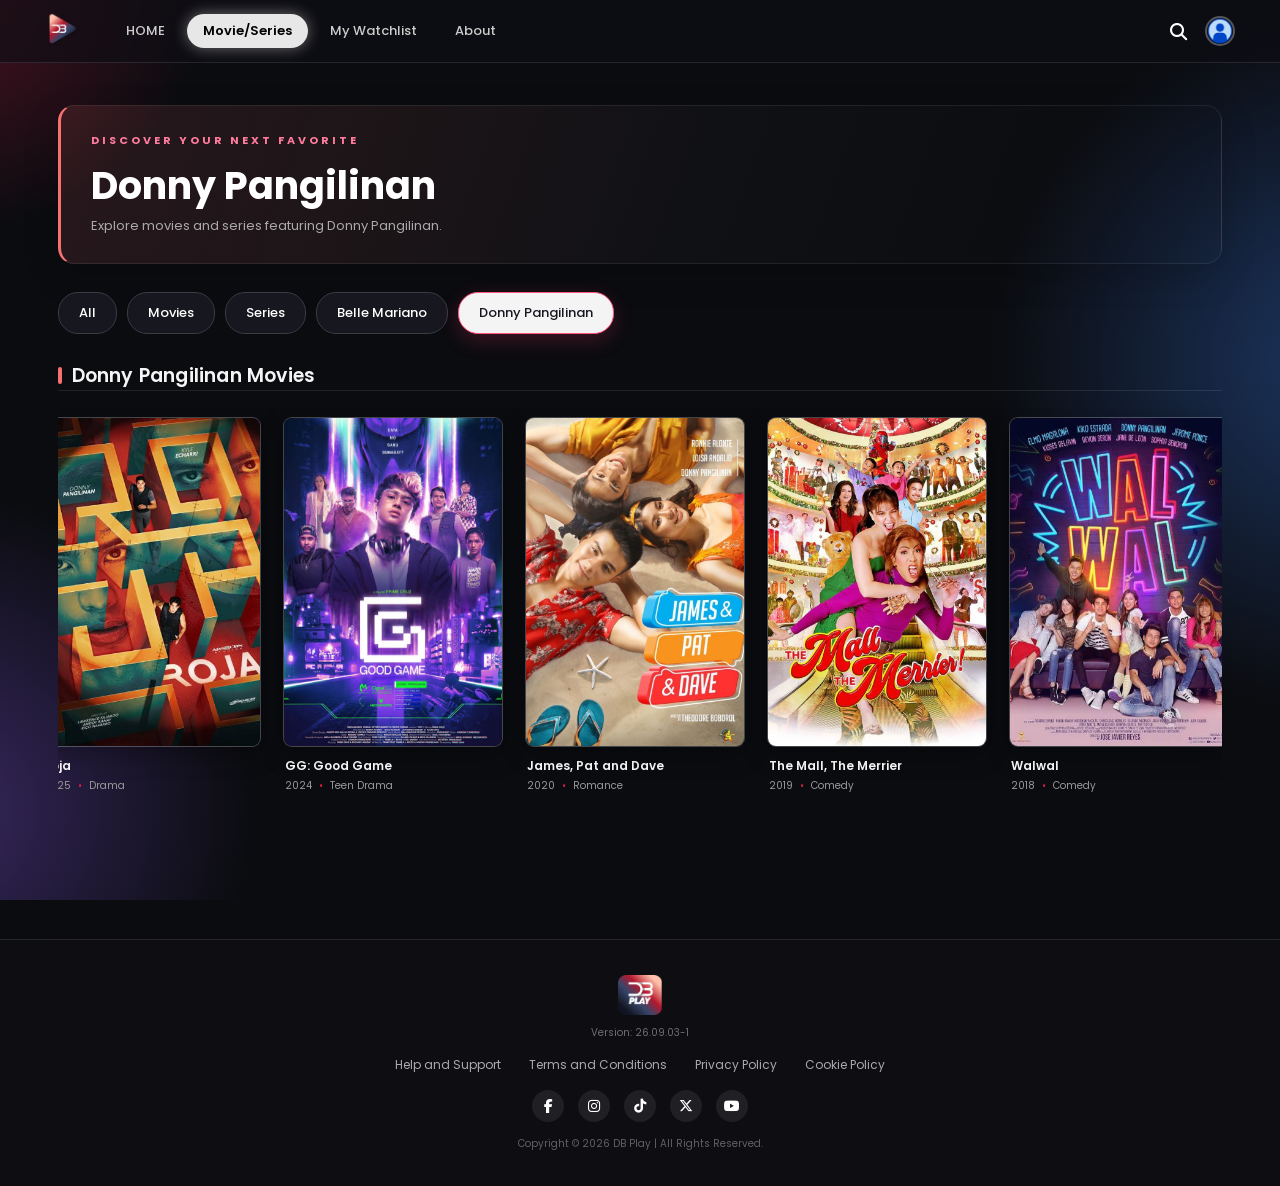
<file: MOVIES/SERIES/donny.html>
<!DOCTYPE html>
<html lang="en">

<head>
  <meta charset="UTF-8" />
  <meta name="viewport" content="width=device-width, initial-scale=1.0" />
  <title>DB PLAY - Donny Pangilinan</title>

  <link href="https://fonts.googleapis.com/css2?family=Poppins:wght@300;400;500;600;700&display=swap"
    rel="stylesheet" />
  <link rel="stylesheet" href="https://cdnjs.cloudflare.com/ajax/libs/font-awesome/6.5.1/css/all.min.css" />
  <link rel="stylesheet" href="../../style.css" />
  <link rel="icon" type="image/png" href="../../PHOTOS/logo.png" />
</head>

<body>
  <div class="ambient-glow glow-1"></div>
  <div class="ambient-glow glow-2"></div>
  <div class="ambient-glow glow-3"></div>

  <header class="glass-header">
    <div class="nav-left">
      <a href="#" class="logo-container">
        <img src="../../PHOTOS/LOGO.png" alt="DB PLAY Logo" class="site-logo" />
      </a>

      <ul class="nav-links">
        <li><a href="../../homepage.html">HOME</a></li>
        <li><a href="../../movies_or_series.html" class="active-pill">Movie/Series</a></li>
        <li><a href="../../watchlist.html">My Watchlist</a></li>
        <li><a href="../../about.html">About</a></li>
      </ul>
    </div>

    <div class="nav-right">
      <div class="search-box">
        <input type="text" id="searchInput" placeholder="Search movies, series..." class="glass-input" />
        <i class="fa-solid fa-magnifying-glass search-icon" id="searchIcon"></i>
      </div>

      <div class="profile-menu-container">
        <img src="../../PHOTOS/PROFILE-AVATAR.png" alt="User Profile" class="profile-avatar" id="profileAvatar" />

        <div class="profile-dropdown" id="profileDropdown">
          <a href="#">
            <i class="fa-regular fa-circle-user"></i>
            <span>Account & Settings</span>
          </a>

          <a href="#">
            <i class="fa-solid fa-tv"></i>
            <span>Activate TV</span>
          </a>

          <a href="#">
            <i class="fa-regular fa-circle-question"></i>
            <span>Help & FAQs</span>
          </a>

          <a href="../../index.html" id="signOutBtn">
            <i class="fa-solid fa-right-from-bracket"></i>
            <span>Sign Out</span>
          </a>

        </div>
      </div>
    </div>
  </header>

  <!-- MAIN CATALOG -->
  <main class="catalog-page">
    <!-- PAGE HEADING -->
    <section class="catalog-heading">
      <div>
        <p class="catalog-eyebrow">DISCOVER YOUR NEXT FAVORITE</p>

        <h1>Donny Pangilinan</h1>

        <p class="catalog-subtitle">
          Explore movies and series featuring Donny Pangilinan.
        </p>
      </div>
    </section>

    <!-- CATEGORY FILTERS -->
    <section class="catalog-filters">
      <a href="../../movies_or_series.html" class="filter-btn"> All </a>

      <a href="movies.html" class="filter-btn"> Movies </a>

      <a href="series.html" class="filter-btn"> Series </a>

      <a href="belle.html" class="filter-btn"> Belle Mariano </a>

      <a href="donny.html" class="filter-btn active" aria-current="page">
        Donny Pangilinan
      </a>
    </section>

    <!-- Donny MOVIES -->
    <section class="catalog-section" data-section="drama">
      <div class="category-heading">
        <h2>Donny Pangilinan Movies</h2>
      </div>

      <div class="poster-grid">
        <!-- ROJA -->
        <article class="poster-card" data-category="series" data-title="Roja" data-year="2025"
          data-genre="Drama, Thriller"
          data-description="A Philippine television drama series featuring Donny Pangilinan as Liam Roja, alongside Kyle Echarri.">
          <div class="poster-image">
            <img src="../../MS%20PHOTOS/ROJA.png" alt="Roja Poster" />

            <div class="poster-overlay">
              <span class="poster-play">
                <i class="fa-solid fa-play"></i>
              </span>
              <span>View Details</span>
            </div>
          </div>

          <div class="poster-info">
            <h3>Roja</h3>
            <p>2025 <span>•</span> Drama</p>
          </div>
        </article>

        <!-- GG: GOOD GAME -->
        <article class="poster-card" data-category="movie" data-title="GG: Good Game" data-year="2024"
          data-genre="Teen, Drama, Sports"
          data-description="Seth, an aspiring professional gamer, forms a competitive gaming team and pursues his dream of becoming an esports champion while facing challenges in his family and personal life.">
          <div class="poster-image">
            <img src="../../MS%20PHOTOS/GG.png" alt="GG Good Game Poster" />

            <div class="poster-overlay">
              <span class="poster-play">
                <i class="fa-solid fa-play"></i>
              </span>
              <span>View Details</span>
            </div>
          </div>

          <div class="poster-info">
            <h3>GG: Good Game</h3>
            <p>2024 <span>•</span> Teen Drama</p>
          </div>
        </article>

        <!-- JAMES, PAT AND DAVE -->
        <article class="poster-card" data-category="movie" data-title="James, Pat and Dave" data-year="2020"
          data-genre="Romance, Comedy, Drama"
          data-description="Three friends navigate college life, friendships, and romantic relationships. Dave meets Trish, leading to an unexpected connection that changes their lives.">
          <div class="poster-image">
            <img src="../../MS%20PHOTOS/JPAD.png" alt="James, Pat and Dave Poster" />

            <div class="poster-overlay">
              <span class="poster-play">
                <i class="fa-solid fa-play"></i>
              </span>
              <span>View Details</span>
            </div>
          </div>

          <div class="poster-info">
            <h3>James, Pat and Dave</h3>
            <p>2020 <span>•</span> Romance</p>
          </div>
        </article>

        <!-- THE MALL, THE MERRIER -->
        <article class="poster-card" data-category="movie" data-title="The Mall, The Merrier" data-year="2019"
          data-genre="Comedy, Fantasy"
          data-description="Estranged siblings Moira and Moises find themselves competing over their family's shopping mall, leading to a series of humorous and magical adventures.">
          <div class="poster-image">
            <img src="../../MS%20PHOTOS/TMTM.png" alt="The Mall The Merrier Poster" />

            <div class="poster-overlay">
              <span class="poster-play">
                <i class="fa-solid fa-play"></i>
              </span>
              <span>View Details</span>
            </div>
          </div>

          <div class="poster-info">
            <h3>The Mall, The Merrier</h3>
            <p>2019 <span>•</span> Comedy</p>
          </div>
        </article>

        <!-- WALWAL -->
        <article class="poster-card" data-category="movie" data-title="Walwal" data-year="2018"
          data-genre="Comedy, Drama"
          data-description="A group of college friends faces the ups and downs of friendship, relationships, and growing up as they navigate their lives together.">
          <div class="poster-image">
            <img src="../../MS%20PHOTOS/WW.png" alt="Walwal Poster" />

            <div class="poster-overlay">
              <span class="poster-play">
                <i class="fa-solid fa-play"></i>
              </span>
              <span>View Details</span>
            </div>
          </div>

          <div class="poster-info">
            <h3>Walwal</h3>
            <p>2018 <span>•</span> Comedy</p>
          </div>
        </article>

        <!-- FANTASTICA -->
        <article class="poster-card" data-category="movie" data-title="Fantastica" data-year="2018"
          data-genre="Fantasy, Comedy"
          data-description="Bellat tries to save her family's carnival from closing. With the help of her adopted brothers and other unexpected companions, she faces challenges to protect their home.">
          <div class="poster-image">
            <img src="../../MS%20PHOTOS/FANTASTICA.png" alt="Fantastica Poster" />

            <div class="poster-overlay">
              <span class="poster-play">
                <i class="fa-solid fa-play"></i>
              </span>
              <span>View Details</span>
            </div>
          </div>

          <div class="poster-info">
            <h3>Fantastica</h3>
            <p>2018 <span>•</span> Fantasy</p>
          </div>
        </article>

        <!-- PLAYHOUSE -->
        <article class="poster-card" data-category="series" data-title="Playhouse" data-year="2018"
          data-genre="Comedy, Romance, Family"
          data-description="A Filipino television series about family, relationships, and unexpected connections. Belle Mariano makes a cameo appearance in the series.">
          <div class="poster-image">
            <img src="../../MS%20PHOTOS/PLAYHOUSE.png" alt="Playhouse Poster" />

            <div class="poster-overlay">
              <span class="poster-play">
                <i class="fa-solid fa-play"></i>
              </span>
              <span>View Details</span>
            </div>
          </div>

          <div class="poster-info">
            <h3>Playhouse</h3>
            <p>2018 <span>•</span> Comedy</p>
          </div>
        </article>
      </div>
    </section>

    <!-- NO RESULTS MESSAGE -->
    <p id="noResults" class="no-results" hidden>
      No movies or series found. Try another search.
    </p>
  </main>

  <!-- DETAILS MODAL -->
  <div class="catalog-modal" id="detailsModal">
    <div class="modal-box">
      <button type="button" class="modal-close" id="closeDetails" aria-label="Close details">
        &times;
      </button>

      <p class="modal-eyebrow">DB PLAY • DETAILS</p>
      <h2 id="modalTitle">Movie Title</h2>
      <p id="modalMeta" class="modal-meta"></p>
      <p id="modalDescription" class="modal-description"></p>

      <button type="button" class="modal-action" id="modalWatchlist">
        <i class="fa-solid fa-plus"></i>
        Add to Watchlist
      </button>
    </div>
  </div>

  <footer class="glass-footer">

    <img src="../../PHOTOS/LOGOFOOTER.png" alt="DB PLAY Logo" class="footer-logo">

    <div class="footer-version">
      Version: 26.09.03-1
    </div>

    <div class="footer-links">
      <a href="#">Help and Support</a>
      <a href="#">Terms and Conditions</a>
      <a href="#">Privacy Policy</a>
      <a href="#">Cookie Policy</a>
    </div>

    <div class="social-icons">
      <a href="#"><i class="fa-brands fa-facebook-f"></i></a>
      <a href="#"><i class="fa-brands fa-instagram"></i></a>
      <a href="#"><i class="fa-brands fa-tiktok"></i></a>
      <a href="#"><i class="fa-brands fa-x-twitter"></i></a>
      <a href="#"><i class="fa-brands fa-youtube"></i></a>
    </div>

    <div class="copyright">
      Copyright © 2026 DB Play | All Rights Reserved.
    </div>

  </footer>

  <script src="../../Main.js"></script>

</body>

</html>
</file>
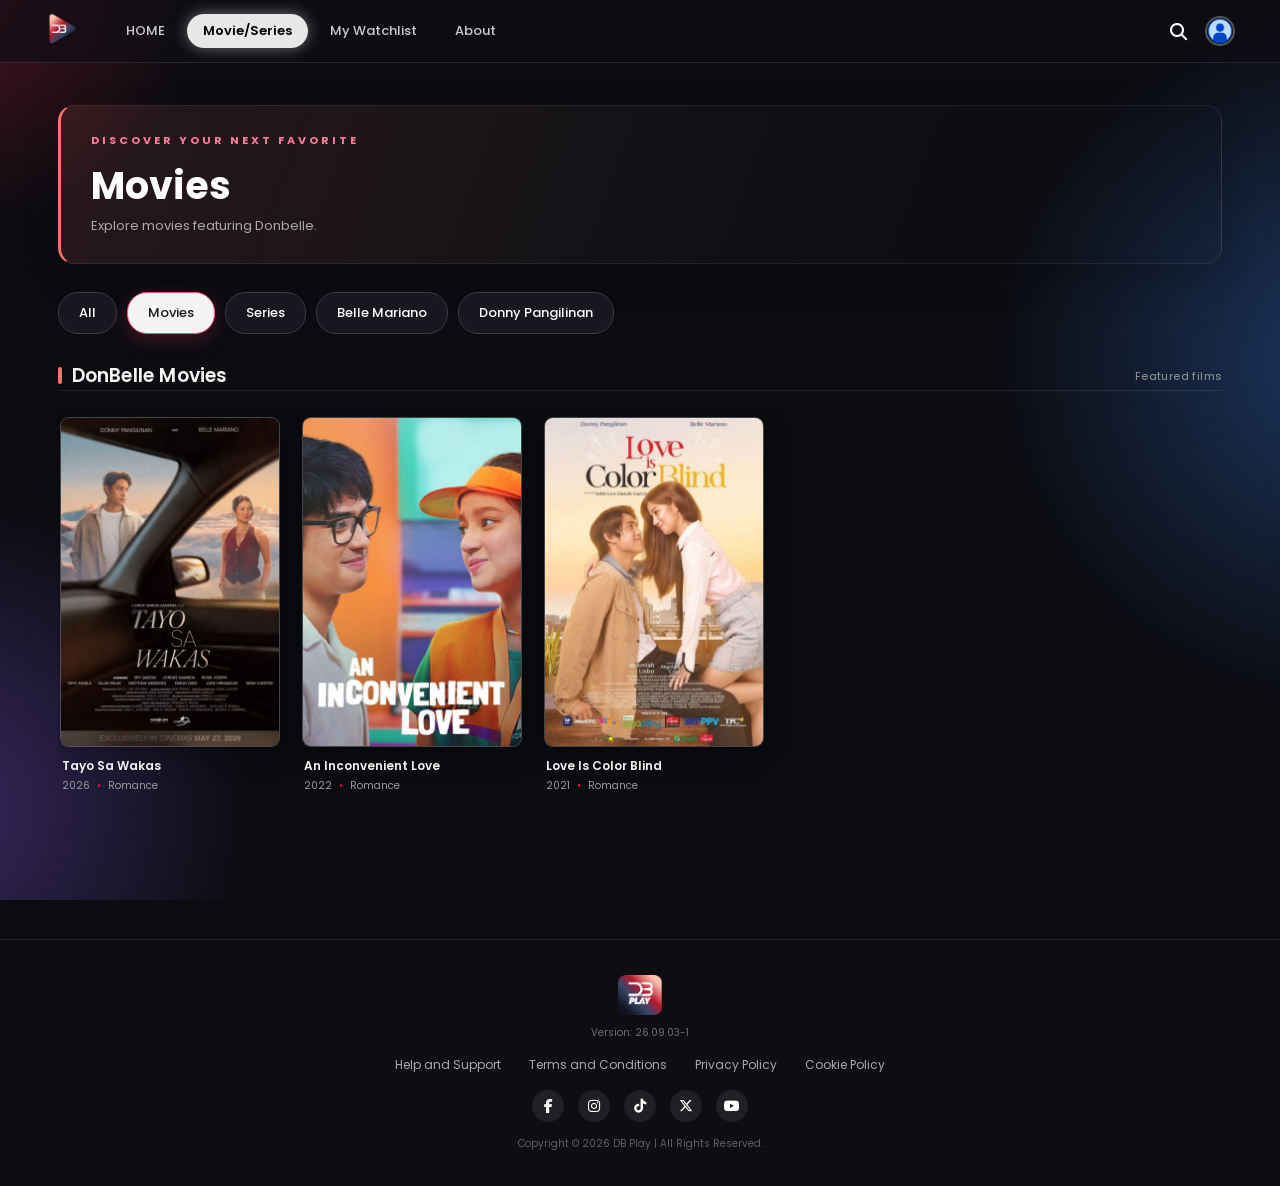
<file: MOVIES/SERIES/movies.html>
<!DOCTYPE html>
<html lang="en">

<head>
  <meta charset="UTF-8" />
  <meta name="viewport" content="width=device-width, initial-scale=1.0" />
  <title>DB PLAY - Movies</title>

  <link href="https://fonts.googleapis.com/css2?family=Poppins:wght@300;400;500;600;700&display=swap"
    rel="stylesheet" />
  <link rel="stylesheet" href="https://cdnjs.cloudflare.com/ajax/libs/font-awesome/6.5.1/css/all.min.css" />
  <link rel="stylesheet" href="../../style.css" />
  <link rel="icon" type="image/png" href="../../PHOTOS/logo.png" />
</head>

<body>
  <div class="ambient-glow glow-1"></div>
  <div class="ambient-glow glow-2"></div>
  <div class="ambient-glow glow-3"></div>

  <header class="glass-header">
    <div class="nav-left">
      <a href="#" class="logo-container">
        <img src="../../PHOTOS/LOGO.png" alt="DB PLAY Logo" class="site-logo" />
      </a>

      <ul class="nav-links">
        <li><a href="../../homepage.html">HOME</a></li>
        <li><a href="../../movies_or_series.html" class="active-pill">Movie/Series</a></li>
        <li><a href="../../watchlist.html">My Watchlist</a></li>
        <li><a href="../../about.html">About</a></li>
      </ul>
    </div>

    <div class="nav-right">
      <div class="search-box">
        <input type="text" id="searchInput" placeholder="Search movies, series..." class="glass-input" />
        <i class="fa-solid fa-magnifying-glass search-icon" id="searchIcon"></i>
      </div>

      <div class="profile-menu-container">
        <img src="../../PHOTOS/PROFILE-AVATAR.png" alt="User Profile" class="profile-avatar" id="profileAvatar" />

        <div class="profile-dropdown" id="profileDropdown">
          <a href="#">
            <i class="fa-regular fa-circle-user"></i>
            <span>Account & Settings</span>
          </a>

          <a href="#">
            <i class="fa-solid fa-tv"></i>
            <span>Activate TV</span>
          </a>

          <a href="#">
            <i class="fa-regular fa-circle-question"></i>
            <span>Help & FAQs</span>
          </a>

          <a href="../../index.html" id="signOutBtn">
            <i class="fa-solid fa-right-from-bracket"></i>
            <span>Sign Out</span>
          </a>

        </div>
      </div>
    </div>
  </header>

  <!-- MAIN CATALOG -->
  <main class="catalog-page">
    <!-- PAGE HEADING -->
    <section class="catalog-heading">
      <div>
        <p class="catalog-eyebrow">DISCOVER YOUR NEXT FAVORITE</p>

        <h1>Movies</h1>

        <p class="catalog-subtitle">Explore movies featuring Donbelle.</p>
      </div>
    </section>

    <!-- CATEGORY FILTERS -->
    <section class="catalog-filters">
      <a href="../../movies_or_series.html" class="filter-btn"> All </a>

      <a href="movies.html" class="filter-btn active" aria-current="page">
        Movies
      </a>

      <a href="series.html" class="filter-btn"> Series </a>

      <a href="belle.html" class="filter-btn"> Belle Mariano </a>

      <a href="donny.html" class="filter-btn"> Donny Pangilinan </a>
    </section>

    <!-- DONBELLE MOVIES -->
    <section class="catalog-section" data-section="movie">
      <div class="category-heading">
        <h2>DonBelle Movies</h2>
        <span>Featured films</span>
      </div>

      <div class="poster-grid">
        <!-- TAYO SA WAKAS -->
        <article class="poster-card" data-category="movie" data-title="Tayo Sa Wakas" data-year="2026"
          data-genre="Romance, Drama"
          data-description="Cisco and Cheska are a longtime couple whose dreams and ambitions slowly put them on different paths.">
          <div class="poster-image">
            <img src="../../MS%20PHOTOS/TSW.png" alt="Tayo Sa Wakas poster" />

            <div class="poster-overlay">
              <span class="poster-play">
                <i class="fa-solid fa-play"></i>
              </span>
              <span>View Details</span>
            </div>
          </div>

          <div class="poster-info">
            <h3>Tayo Sa Wakas</h3>
            <p>2026 <span>•</span> Romance</p>
          </div>
        </article>

        <!-- AN INCONVENIENT LOVE -->
        <article class="poster-card" data-category="movie" data-title="An Inconvenient Love" data-year="2022"
          data-genre="Romance, Comedy"
          data-description="Two young people with different dreams make a deal that leads them to unexpected feelings.">
          <div class="poster-image">
            <img src="../../MS%20PHOTOS/AIL.png" alt="An Inconvenient Love poster" />

            <div class="poster-overlay">
              <span class="poster-play">
                <i class="fa-solid fa-play"></i>
              </span>
              <span>View Details</span>
            </div>
          </div>

          <div class="poster-info">
            <h3>An Inconvenient Love</h3>
            <p>2022 <span>•</span> Romance</p>
          </div>
        </article>

        <!-- LOVE IS COLOR BLIND -->
        <article class="poster-card" data-category="movie" data-title="Love Is Color Blind" data-year="2021"
          data-genre="Romance, Drama"
          data-description="After an accident changes the way an artist sees the world, his longtime best friend tries to help him find happiness again.">
          <div class="poster-image">
            <img src="../../MS%20PHOTOS/LICB.png" alt="Love Is Color Blind poster" />

            <div class="poster-overlay">
              <span class="poster-play">
                <i class="fa-solid fa-play"></i>
              </span>
              <span>View Details</span>
            </div>
          </div>

          <div class="poster-info">
            <h3>Love Is Color Blind</h3>
            <p>2021 <span>•</span> Romance</p>
          </div>
        </article>
      </div>
    </section>

    <!-- NO RESULTS MESSAGE -->
    <p id="noResults" class="no-results" hidden>
      No movies found. Try another search.
    </p>
  </main>

  <!-- DETAILS MODAL -->
  <div class="catalog-modal" id="detailsModal">
    <div class="modal-box">
      <button type="button" class="modal-close" id="closeDetails" aria-label="Close details">
        &times;
      </button>

      <p class="modal-eyebrow">DB PLAY • DETAILS</p>

      <h2 id="modalTitle">Movie Title</h2>

      <p id="modalMeta" class="modal-meta"></p>

      <p id="modalDescription" class="modal-description"></p>

      <button type="button" class="modal-action" id="modalWatchlist">
        <i class="fa-solid fa-plus"></i>
        Add to Watchlist
      </button>
    </div>
  </div>

  <footer class="glass-footer">
    <img src="../../PHOTOS/LOGOFOOTER.png" alt="DB PLAY Logo" class="footer-logo" />

    <div class="footer-version">Version: 26.09.03-1</div>

    <div class="footer-links">
      <a href="#">Help and Support</a>
      <a href="#">Terms and Conditions</a>
      <a href="#">Privacy Policy</a>
      <a href="#">Cookie Policy</a>
    </div>

    <div class="social-icons">
      <a href="#"><i class="fa-brands fa-facebook-f"></i></a>
      <a href="#"><i class="fa-brands fa-instagram"></i></a>
      <a href="#"><i class="fa-brands fa-tiktok"></i></a>
      <a href="#"><i class="fa-brands fa-x-twitter"></i></a>
      <a href="#"><i class="fa-brands fa-youtube"></i></a>
    </div>

    <div class="copyright">
      Copyright © 2026 DB Play | All Rights Reserved.
    </div>
  </footer>

  <!-- JavaScript from the project folder -->
  <script src="../../Main.js"></script>
</body>

</html>
</file>
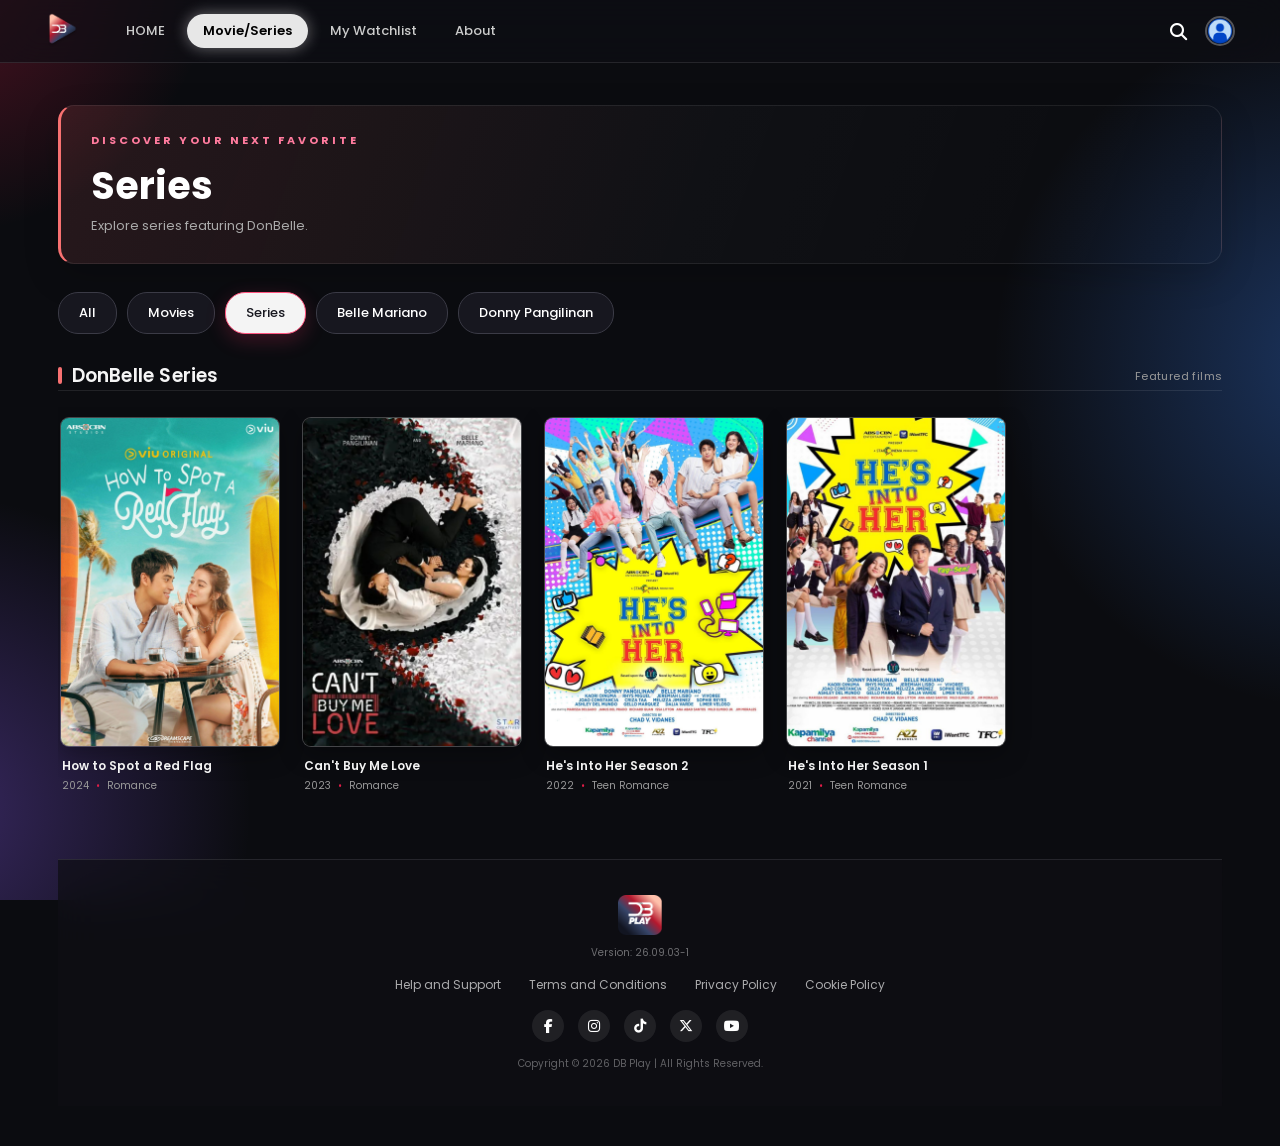
<file: MOVIES/SERIES/series.html>
<!DOCTYPE html>
<html lang="en">

<head>
  <meta charset="UTF-8" />
  <meta name="viewport" content="width=device-width, initial-scale=1.0" />
  <title>DB PLAY - Series</title>

  <link href="https://fonts.googleapis.com/css2?family=Poppins:wght@300;400;500;600;700&display=swap"
    rel="stylesheet" />
  <link rel="stylesheet" href="https://cdnjs.cloudflare.com/ajax/libs/font-awesome/6.5.1/css/all.min.css" />
  <link rel="stylesheet" href="../../style.css" />
  <link rel="icon" type="image/png" href="../../PHOTOS/logo.png" />
</head>

<body>
  <div class="ambient-glow glow-1"></div>
  <div class="ambient-glow glow-2"></div>
  <div class="ambient-glow glow-3"></div>

  <header class="glass-header">
    <div class="nav-left">
      <a href="#" class="logo-container">
        <img src="../../PHOTOS/LOGO.png" alt="DB PLAY Logo" class="site-logo" />
      </a>

      <ul class="nav-links">
        <li><a href="../../homepage.html">HOME</a></li>
        <li><a href="../../movies_or_series.html" class="active-pill">Movie/Series</a></li>
        <li><a href="../../watchlist.html">My Watchlist</a></li>
        <li><a href="../../about.html">About</a></li>
      </ul>
    </div>

    <div class="nav-right">
      <div class="search-box">
        <input type="text" id="searchInput" placeholder="Search movies, series..." class="glass-input" />
        <i class="fa-solid fa-magnifying-glass search-icon" id="searchIcon"></i>
      </div>

      <div class="profile-menu-container">
        <img src="../../PHOTOS/PROFILE-AVATAR.png" alt="User Profile" class="profile-avatar" id="profileAvatar" />

        <div class="profile-dropdown" id="profileDropdown">
          <a href="#">
            <i class="fa-regular fa-circle-user"></i>
            <span>Account & Settings</span>
          </a>

          <a href="#">
            <i class="fa-solid fa-tv"></i>
            <span>Activate TV</span>
          </a>

          <a href="#">
            <i class="fa-regular fa-circle-question"></i>
            <span>Help & FAQs</span>
          </a>

          <a href="../../index.html" id="signOutBtn">
            <i class="fa-solid fa-right-from-bracket"></i>
            <span>Sign Out</span>
          </a>

        </div>
      </div>
    </div>
  </header>
  </header>

  <!-- MAIN CATALOG -->
  <main class="catalog-page">

    <!-- PAGE HEADING -->
    <section class="catalog-heading">
      <div>
        <p class="catalog-eyebrow">
          DISCOVER YOUR NEXT FAVORITE
        </p>

        <h1>Series</h1>

        <p class="catalog-subtitle">
          Explore series featuring DonBelle.
        </p>
      </div>
    </section>

    <!-- CATEGORY FILTERS -->
    <section class="catalog-filters">

      <a href="../../movies_or_series.html" class="filter-btn">
        All
      </a>

      <a href="movies.html" class="filter-btn">
        Movies
      </a>

      <a href="series.html" class="filter-btn active" aria-current="page">
        Series
      </a>

      <a href="belle.html" class="filter-btn">
        Belle Mariano
      </a>

      <a href="donny.html" class="filter-btn">
        Donny Pangilinan
      </a>

    </section>

    <!-- SERIES -->
    <section class="catalog-section" data-section="series">

      <div class="category-heading">
        <h2>DonBelle Series</h2>
        <span>Featured films</span>
      </div>

      <div class="poster-grid">

        <!-- HOW TO SPOT A RED FLAG -->
        <article class="poster-card" data-category="series" data-title="How to Spot a Red Flag" data-year="2024"
          data-genre="Romance, Comedy"
          data-description="A romantic comedy about relationships, unexpected encounters, and recognizing warning signs.">

          <div class="poster-image">
            <img src="../../MS%20PHOTOS/HTSARF.png" alt="How to Spot a Red Flag Poster">

            <div class="poster-overlay">
              <span class="poster-play">
                <i class="fa-solid fa-play"></i>
              </span>
              <span>View Details</span>
            </div>
          </div>

          <div class="poster-info">
            <h3>How to Spot a Red Flag</h3>
            <p>2024 <span>•</span> Romance</p>
          </div>
        </article>

        <!-- CAN'T BUY ME LOVE -->
        <article class="poster-card" data-category="series" data-title="Can't Buy Me Love" data-year="2023"
          data-genre="Romance, Comedy, Drama"
          data-description="Caroline, a wealthy young woman, crosses paths with Bingo, a hardworking man from a very different background. Their lives become connected as they deal with family problems and complicated relationships.">

          <div class="poster-image">
            <img src="../../MS%20PHOTOS/CBML.png" alt="Can't Buy Me Love Poster">

            <div class="poster-overlay">
              <span class="poster-play">
                <i class="fa-solid fa-play"></i>
              </span>
              <span>View Details</span>
            </div>
          </div>

          <div class="poster-info">
            <h3>Can't Buy Me Love</h3>
            <p>2023 <span>•</span> Romance</p>
          </div>
        </article>

        <!-- HE'S INTO HER SEASON 2 -->
        <article class="poster-card" data-category="series" data-title="He's Into Her Season 2" data-year="2022"
          data-genre="Teen Romance, Comedy, Drama"
          data-description="Maxpein and Deib continue their relationship while facing new challenges involving their families, friendships, and future together.">

          <div class="poster-image">
            <img src="../../MS%20PHOTOS/HIH-S2.png" alt="He's Into Her Season 2 Poster">

            <div class="poster-overlay">
              <span class="poster-play">
                <i class="fa-solid fa-play"></i>
              </span>
              <span>View Details</span>
            </div>
          </div>

          <div class="poster-info">
            <h3>He's Into Her Season 2</h3>
            <p>2022 <span>•</span> Teen Romance</p>
          </div>
        </article>

        <!-- HE'S INTO HER SEASON 1 -->
        <article class="poster-card" data-category="series" data-title="He's Into Her Season 1" data-year="2021"
          data-genre="Teen Romance, Comedy, Drama"
          data-description="Maxpein moves to Manila to live with her father and attends a new school, where she meets Deib Enrile. Their relationship develops amid school rivalries, friendships, and family challenges.">

          <div class="poster-image">
            <img src="../../MS%20PHOTOS/HIH-S1.png" alt="He's Into Her Season 1 Poster">

            <div class="poster-overlay">
              <span class="poster-play">
                <i class="fa-solid fa-play"></i>
              </span>
              <span>View Details</span>
            </div>
          </div>

          <div class="poster-info">
            <h3>He's Into Her Season 1</h3>
            <p>2021 <span>•</span> Teen Romance</p>
          </div>
        </article>

      </div>
    </section>

    <footer class="glass-footer">

      <img src="../../PHOTOS/LOGOFOOTER.png" alt="DB PLAY Logo" class="footer-logo">

      <div class="footer-version">
        Version: 26.09.03-1
      </div>

      <div class="footer-links">
        <a href="#">Help and Support</a>
        <a href="#">Terms and Conditions</a>
        <a href="#">Privacy Policy</a>
        <a href="#">Cookie Policy</a>
      </div>

      <div class="social-icons">
        <a href="#"><i class="fa-brands fa-facebook-f"></i></a>
        <a href="#"><i class="fa-brands fa-instagram"></i></a>
        <a href="#"><i class="fa-brands fa-tiktok"></i></a>
        <a href="#"><i class="fa-brands fa-x-twitter"></i></a>
        <a href="#"><i class="fa-brands fa-youtube"></i></a>
      </div>

      <div class="copyright">
        Copyright © 2026 DB Play | All Rights Reserved.
      </div>

    </footer>

  </main>

  </main>

  <!-- DETAILS MODAL -->
  <div class="catalog-modal" id="detailsModal">
    <div class="modal-box">
      <button type="button" class="modal-close" id="closeDetails" aria-label="Close details">
        &times;
      </button>

      <p class="modal-eyebrow">DB PLAY • DETAILS</p>
      <h2 id="modalTitle">Movie Title</h2>
      <p id="modalMeta" class="modal-meta"></p>
      <p id="modalDescription" class="modal-description"></p>

      <button type="button" class="modal-action" id="modalWatchlist">
        <i class="fa-solid fa-plus"></i>
        Add to Watchlist
      </button>
    </div>
  </div>

  <script src="../../Main.js"></script>

</body>

</html>
</file>
<file: login.css>
* {
  margin: 0;
  padding: 0;
  box-sizing: border-box;
}

/* ---------- Scroll panel (always visible) ---------- */
html {
  min-height: 100%; /* gives the cover background a full-screen area */
  overflow-x: hidden;
  overflow-y: scroll; /* keeps the scrollbar track on screen at all times */
  scrollbar-width: thin; /* Firefox + new Chrome/Edge */
  scrollbar-color: rgba(255, 255, 255, 0.4) rgba(0, 0, 0, 0.25);
}

/* Older Chrome / Safari */
@supports not (scrollbar-color: auto) {
  ::-webkit-scrollbar {
    width: 10px;
  }
  ::-webkit-scrollbar-track {
    background: rgba(0, 0, 0, 0.25);
  }
  ::-webkit-scrollbar-thumb {
    background: rgba(255, 255, 255, 0.4);
    border-radius: 10px;
    border: 2px solid transparent;
    background-clip: padding-box;
  }
  ::-webkit-scrollbar-thumb:hover {
    background: rgba(255, 255, 255, 0.6);
    background-clip: padding-box;
  }
}

a {
  text-decoration: none;
  color: inherit;
}

/* ---------- Page ---------- */
.login-page {
  font-family: "Poppins", Arial, Helvetica, sans-serif;
  min-height: 100vh;
  display: flex;
  position: relative;
  overflow: hidden;
  color: #fff;
  background: linear-gradient(
    180deg,
    #62304a 0%,
    #343f5f 35%,
    #232c43 65%,
    #111520 100%
  );
  background-size: cover; /* background fully covers the screen */
  background-position: center;
  background-repeat: no-repeat;
}

/* red glow */
.login-page::before {
  content: "";
  position: absolute;
  inset: 0;
  pointer-events: none;
  z-index: 0;
  background:
    radial-gradient(
      ellipse at 62% 12%,
      rgba(190, 35, 50, 0.95),
      transparent 55%
    ),
    radial-gradient(
      ellipse at 45% 30%,
      rgba(170, 30, 50, 0.55),
      transparent 45%
    );
}

/* thin rounded frame from the design */
.login-page::after {
  content: "";
  position: absolute;
  inset: 18px;
  border: 1px solid rgba(255, 255, 255, 0.45);
  border-radius: 14px;
  pointer-events: none;
  z-index: 5;
}

/* ---------- Poster collage (right side) ---------- */
.login-picture {
  position: absolute;
  top: 60%;
  right: -55%;
  transform: translateY(-50%);
  width: 2250px;
  height: 400vh;
  object-fit: contain;
  object-position: right center;
  z-index: 1;
  pointer-events: none;
}

/* ---------- Login box ---------- */
.login-box {
  position: relative;
  z-index: 3;
  width: min(560px, 46vw);
  margin: auto auto auto 6%;
  padding: clamp(24px, 4vh, 40px) 0;
  flex-shrink: 0;
}

/* title */
.login-logo {
  text-align: center;
  margin-bottom: clamp(14px, 4.5vh, 45px);
}
.login-logo h1 {
  font-size: clamp(28px, 5vh, 48px);
  font-weight: 700;
  line-height: 1.2;
}
.login-logo-img {
  width: 150px;
  height: 120px;
  object-fit: contain;
  vertical-align: middle;
  margin-left:-35px;
}
.login-logo p {
  font-size: clamp(12px, 1.6vh, 15px);
}

/* inputs: red tint + faint pink border */
.login-field {
  width: 100%;
  height: clamp(44px, 7vh, 70px);
  display: flex;
  align-items: center;
  margin-bottom: clamp(10px, 2vh, 20px);
  background: rgba(190, 45, 75, 0.42);
  border: 1px solid rgba(255, 130, 150, 0.4);
  border-radius: 8px;
}
.login-field .login-icon {
  width: clamp(46px, 6vh, 70px);
  display: flex;
  align-items: center;
  justify-content: center;
}
.login-field .login-icon img {
  width: clamp(18px, 2.8vh, 28px);
  height: clamp(18px, 2.8vh, 28px);
  object-fit: contain;
  opacity: 0.75;
}
.login-field input {
  width: 100%;
  height: 100%;
  border: none;
  outline: none;
  background: transparent;
  color: #fff;
  font-family: inherit;
  font-size: clamp(14px, 2.2vh, 21px);
}
.login-field input::placeholder {
  color: rgba(255, 255, 255, 0.75);
}

/* small links */
.login-link {
  display: block;
  text-align: right;
  color: #fff;
  font-size: clamp(11px, 1.5vh, 14px);
  margin-top: calc(-1 * clamp(4px, 1vh, 8px));
  margin-bottom: clamp(10px, 2.4vh, 22px);
}

/* continue */
.login-btn {
  width: 100%;
  height: clamp(44px, 6.4vh, 60px);
  border: none;
  border-radius: 35px;
  background: linear-gradient(90deg, #b01a32, #3e4580);
  color: #fff;
  font-family: inherit;
  font-size: clamp(15px, 2vh, 19px);
  font-weight: 700;
  cursor: pointer;
}
.login-btn:hover {
  filter: brightness(1.1);
}

.login-or {
  text-align: center;
  font-size: clamp(13px, 1.7vh, 16px);
  margin: clamp(10px, 2.4vh, 22px) 0;
}

/* social buttons */
.login-social {
  width: 100%;
  height: clamp(40px, 5.8vh, 55px);
  border: none;
  border-radius: 30px;
  margin-bottom: clamp(8px, 1.6vh, 15px);
  font-family: inherit;
  font-size: clamp(13px, 1.8vh, 16px);
  cursor: pointer;
  display: flex;
  align-items: center;
  justify-content: center;
  gap: 12px;
}
.login-social img {
  width: clamp(18px, 2.8vh, 25px);
  height: clamp(18px, 2.8vh, 25px);
  object-fit: contain;
}
.login-facebook {
  background: #293de5;
  color: #fff;
}
.login-apple {
  background: #fff;
  color: #000;
}
.login-tv {
  background: #2f36a6;
  color: #fff;
}

/* bottom text */
.login-bottom {
  text-align: right;
  font-size: clamp(11px, 1.5vh, 14px);
  color: rgba(255, 255, 255, 0.55);
  margin-top: clamp(4px, 1vh, 10px);
}
.login-bottom a {
  color: #fff;
  font-weight: 700;
}

/* ---------- Responsive ---------- */
@media (max-width: 1200px) {
  .login-box {
    width: min(520px, 50vw);
    margin-left: 5%;
  }
  .login-picture {
    width: 70vw;
    right: -14%;
  }
}
@media (max-width: 800px) {
  .login-picture {
    width: 120vw;
    right: -40%;
    opacity: 0.35;
  }
  .login-box {
    width: 90%;
    margin: auto;
  }
  .login-logo h1 {
    font-size: clamp(26px, 4.5vh, 38px);
  }
}



/*CREATE ACCOUNT PAGE*/

* {
  margin: 0;
  padding: 0;
  box-sizing: border-box;
}

a {
  text-decoration: none;
  color: inherit;
}

html {
  min-height: 100%;
  overflow-x: hidden;
  overflow-y: hidden;
}
@supports not (scrollbar-color: auto) {
  ::-webkit-scrollbar {
    width: 10px;
  }
  ::-webkit-scrollbar-track {
    background: rgba(0, 0, 0, 0.25);
  }
  ::-webkit-scrollbar-thumb {
    background: rgba(255, 255, 255, 0.4);
    border-radius: 10px;
    border: 2px solid transparent;
    background-clip: padding-box;
  }
  ::-webkit-scrollbar-thumb:hover {
    background: rgba(255, 255, 255, 0.6);
    background-clip: padding-box;
  }
}

/* ---------- Page ---------- */
.signup-page {
  font-family: "Poppins", Arial, Helvetica, sans-serif;
  min-height: 100vh;
  display: flex;
  position: relative;
  overflow: hidden;
  color: #fff;
  /* light slate (left) -> navy -> black (right) */
  background: linear-gradient(
    115deg,
    #5f687c 0%,
    #3a4867 25%,
    #28334d 45%,
    #0b0e15 75%,
    #000 100%
  );
  background-size: cover;
  background-position: center;
  background-repeat: no-repeat;
}

/* darken toward the bottom */
.signup-page::before {
  content: "";
  position: absolute;
  inset: 0;
  pointer-events: none;
  z-index: 0;
  background: linear-gradient(
    180deg,
    transparent 40%,
    rgba(0, 0, 0, 0.65) 100%
  );
}

/* thin rounded frame */
.signup-page::after {
  content: "";
  position: absolute;
  inset: 18px;
  border: 1px solid rgba(255, 255, 255, 0.45);
  border-radius: 14px;
  pointer-events: none;
  z-index: 5;
}

/* ---------- Poster collage (left side) ---------- */
.signup-picture {
  position: absolute;
  top: 40%;
  left: -48%;
  transform: translateY(-50%);
  width: 2260px;
  height: 250vh;
  object-fit: contain;
  object-position: left center;
  z-index: 1;
  pointer-events: none;
}

/* ---------- Form box ---------- */
.signup-box {
  position: relative;
  z-index: 3;
  width: min(560px, 46vw);
  margin: auto 7% auto auto;
  padding: clamp(24px, 4vh, 40px) 0;
  flex-shrink: 0;
}

.signup-title {
  text-align: center;
  margin-bottom: clamp(18px, 5vh, 45px);
}
.signup-title h1 {
  font-size: clamp(28px, 5vh, 48px);
  font-weight: 700;
  line-height: 1.2;
}

/* inputs */
.signup-field {
  width: 100%;
  height: clamp(44px, 7vh, 70px);
  display: flex;
  align-items: center;
  margin-bottom: clamp(10px, 2vh, 20px);
  background: rgba(255, 255, 255, 0.22);
  border-radius: 8px;
}
.signup-icon {
  width: clamp(46px, 6vh, 70px);
  display: flex;
  align-items: center;
  justify-content: center;
}
.signup-icon img {
  width: clamp(18px, 2.8vh, 28px);
  height: clamp(18px, 2.8vh, 28px);
  object-fit: contain;
  opacity: 0.75;
}
.signup-field input {
  width: 100%;
  height: 100%;
  border: none;
  outline: none;
  background: transparent;
  color: #fff;
  font-family: inherit;
  font-size: clamp(14px, 2.2vh, 21px);
}
.signup-field input::placeholder {
  color: rgba(255, 255, 255, 0.75);
}

/* checkboxes */
.signup-check {
  display: flex;
  align-items: flex-start;
  font-size: clamp(12px, 1.8vh, 15px);
  line-height: 1.5;
  margin: clamp(8px, 1.8vh, 16px) 0;
}
.signup-check input {
  width: clamp(16px, 2.5vh, 21px);
  height: clamp(16px, 2.5vh, 21px);
  margin-right: 13px;
  flex-shrink: 0;
}

/* continue button */
.signup-btn {
  width: 100%;
  height: clamp(44px, 6.4vh, 60px);
  margin-top: clamp(12px, 3vh, 25px);
  border: 1px solid rgba(255, 255, 255, 0.3);
  border-radius: 35px;
  background: #141927;
  color: #fff;
  font-family: inherit;
  font-size: clamp(15px, 2vh, 19px);
  font-weight: 700;
  cursor: pointer;
}
.signup-btn:hover {
  background: rgba(255, 255, 255, 0.08);
}

/* login link */
.signup-login {
  text-align: right;
  margin-top: clamp(10px, 2.4vh, 20px);
  font-size: clamp(12px, 1.8vh, 15px);
  color: rgba(255, 255, 255, 0.55);
}
.signup-login a {
  color: #fff;
  font-weight: 700;
}
.signup-login a:hover {
  text-decoration: underline;
}

/* ---------- Responsive ---------- */
@media (max-width: 1200px) {
  .signup-box {
    width: min(520px, 50vw);
    margin-right: 5%;
  }
  .signup-picture {
    width: 70vw;
    left: -14%;
  }
}
@media (max-width: 800px) {
  .signup-picture {
    width: 120vw;
    left: -40%;
    opacity: 0.35;
  }
  .signup-box {
    width: 90%;
    margin: auto;
  }
  .signup-title h1 {
    font-size: clamp(26px, 4.5vh, 38px);
  }
}
</file>
<file: gallery.css>
/* ===== DB PLAY — gallery.css ===== */

:root {
  --bg: #0a0a0f;
  --text: #ffffff;
  --accent: #ffffff;
  --accent-text: #0a0a0f;
  --highlight: #ffffff; /* captions, counter, icons, active dot. Try #e0a96d for gold */
  --glass: rgba(255, 255, 255, 0.07);
  --glass-border: rgba(255, 255, 255, 0.14);
  --surface: rgba(10, 10, 15, .72);
}

* { box-sizing: border-box; }

html { scroll-behavior: smooth; }

body {
  margin: 0;
  min-height: 100vh;
  display: flex;
  flex-direction: column;
  background: var(--bg);
  color: var(--text);
  font-family: 'Poppins', sans-serif;
}

body.no-scroll { overflow: hidden; }

a { color: inherit; text-decoration: none; }
ul { list-style: none; margin: 0; padding: 0; }
button { cursor: pointer; color: inherit; background: none; border: 0; padding: 0; }
img { max-width: 100%; }

/* ---------- ambient glow ---------- */
.ambient-glow {
  position: fixed;
  border-radius: 50%;
  filter: blur(110px);
  opacity: .35;
  pointer-events: none;
  z-index: 0;
}
.glow-1 { width: 420px; height: 420px; top: -140px; left: -120px; background: #b0152f; opacity: .28; }
.glow-2 { width: 380px; height: 380px; top: 45%; right: -140px; background: #2a4bff; opacity: .2; }
.glow-3 { width: 460px; height: 460px; bottom: -180px; left: 25%; background: #5b2a86; opacity: .16; }

/* ---------- header ---------- */
.glass-header {
  position: sticky;
  top: 0;
  z-index: 100;
  display: flex;
  align-items: center;
  justify-content: space-between;
  gap: 20px;
  padding: 12px clamp(16px, 4vw, 48px);
  background: var(--surface);
  backdrop-filter: blur(18px);
  -webkit-backdrop-filter: blur(18px);
  border-bottom: 1px solid var(--glass-border);
}

.nav-left, .nav-right { display: flex; align-items: center; gap: 22px; }

.logo-container { display: flex; align-items: center; }
.site-logo { height: 38px; width: auto; display: block; }

.nav-links { display: flex; align-items: center; gap: 6px; }
.nav-links a {
  display: block;
  padding: 8px 16px;
  border-radius: 999px;
  font-size: .85rem;
  font-weight: 500;
  opacity: .8;
  transition: background .25s, opacity .25s, color .25s;
}
.nav-links a:hover { opacity: 1; background: var(--glass); }
.nav-links a.active-pill { background: var(--accent); color: var(--accent-text); opacity: 1; font-weight: 600; }

/* search */
.search-box { display: flex; align-items: center; gap: 8px; margin: 0; }
.glass-input {
  width: 0;
  padding: 0;
  opacity: 0;
  border: 1px solid transparent;
  border-radius: 999px;
  background: var(--glass);
  color: var(--text);
  outline: none;
  transition: width .35s ease, padding .35s ease, opacity .25s ease, border-color .25s;
}
.glass-input.active {
  width: 210px;
  padding: 9px 16px;
  opacity: 1;
  border-color: var(--glass-border);
}
.glass-input::placeholder { color: rgba(255, 255, 255, .5); }
.glass-input[aria-invalid="true"] { border-color: #ff6b81; }
.search-icon { font-size: 1rem; cursor: pointer; opacity: .85; transition: color .25s, opacity .25s; }
.search-icon:hover { color: var(--accent); opacity: 1; }

.profile-avatar {
  width: 38px; height: 38px;
  border-radius: 50%;
  object-fit: cover;
  border: 2px solid var(--glass-border);
}

/* hamburger menu */
.profile-menu-container { position: relative; }
.menu-btn {
  width: 40px; height: 40px;
  display: grid; place-items: center;
  border-radius: 50%;
  background: var(--glass);
  border: 1px solid var(--glass-border);
  font-size: 1rem;
  transition: background .25s;
}
.menu-btn:hover { background: rgba(255, 255, 255, .16); }

.profile-dropdown {
  position: absolute;
  top: calc(100% + 12px);
  right: 0;
  min-width: 200px;
  padding: 8px;
  border-radius: 16px;
  background: rgba(10, 10, 15, .92);
  backdrop-filter: blur(20px);
  -webkit-backdrop-filter: blur(20px);
  border: 1px solid var(--glass-border);
  box-shadow: 0 18px 40px rgba(0, 0, 0, .5);
  opacity: 0;
  visibility: hidden;
  transform: translateY(-8px);
  transition: opacity .25s, transform .25s, visibility .25s;
}
.profile-dropdown.active { opacity: 1; visibility: visible; transform: translateY(0); }
.profile-dropdown a {
  display: flex; align-items: center; gap: 12px;
  padding: 11px 14px;
  border-radius: 10px;
  font-size: .88rem;
  transition: background .2s, color .2s;
}
.profile-dropdown a i { width: 18px; text-align: center; color: var(--highlight); }
.profile-dropdown a:hover,
.profile-dropdown a[aria-current="page"] { background: var(--glass); }

/* ---------- page ---------- */
.gallery-page { position: relative; z-index: 1; flex: 1; width: 100%; }

/* ---------- carousel ---------- */
.carousel {
  position: relative;
  width: 100%;
  max-width: 1100px;
  height: clamp(380px, 62vw, 560px);
  margin: 0 auto;
}

.slides {
  position: absolute;
  inset: 0;
  display: flex;
  align-items: center;
  justify-content: center;
}

.slide {
  position: absolute;
  width: clamp(190px, 28vw, 300px);
  aspect-ratio: 5 / 7;
  padding: 0;
  overflow: hidden;
  border-radius: 22px;
  border: 1px solid var(--glass-border);
  background: transparent;
  box-shadow: 0 24px 50px rgba(0, 0, 0, .55);
  transform: translateX(calc(var(--o, 0) * 72%)) rotateY(calc(var(--o, 0) * -16deg)) scale(.8);
}
.slide img {
  width: 100%; height: 100%;
  object-fit: cover;
  pointer-events: none;
  user-select: none;
}

.slide[data-pos="0"]    { z-index: 3; opacity: 1; transform: translateX(0) scale(1); }
.slide[data-pos="near"] { z-index: 2; opacity: .75; filter: brightness(.7); }
.slide[data-pos="far"]  {
  z-index: 1;
  opacity: 0;
  pointer-events: none;
  transform: translateX(calc(var(--o, 0) * 55%)) scale(.6);
}

.slide .cap {
  position: absolute;
  left: 0; right: 0; bottom: 0;
  display: flex; flex-direction: column; gap: 2px;
  padding: 46px 18px 18px;
  text-align: left;
  background: linear-gradient(to top, rgba(8, 12, 18, .6), transparent);
}
.slide .cap strong { font-family: 'Cormorant Garamond', serif; font-size: 1.45rem; font-weight: 600; line-height: 1.1; }
.slide .cap .place { font-size: .68rem; letter-spacing: .18em; text-transform: uppercase; color: var(--highlight); font-weight: 600; }
.slide .cap em { font-family: 'Cormorant Garamond', serif; font-size: 1rem; opacity: .85; }
.slide[data-pos="near"] .cap { opacity: 0; }

.nav-btn {
  position: absolute;
  top: 50%;
  z-index: 10;
  width: 52px; height: 52px;
  margin-top: -26px;
  display: grid; place-items: center;
  border-radius: 50%;
  background: var(--glass);
  border: 1px solid var(--glass-border);
  backdrop-filter: blur(10px);
  -webkit-backdrop-filter: blur(10px);
}
.nav-btn svg { width: 24px; height: 24px; }
.nav-btn.prev { left: clamp(4px, 2vw, 24px); }
.nav-btn.next { right: clamp(4px, 2vw, 24px); }
.nav-btn:hover { background: var(--accent); color: var(--accent-text); }

/* counter + dots */
.carousel-foot {
  display: flex; flex-direction: column; align-items: center; gap: 14px;
  padding: 26px 20px 60px;
}
.counter { font-size: .8rem; letter-spacing: .25em; opacity: .75; }
.dots { display: flex; flex-wrap: wrap; justify-content: center; gap: 8px; }
.dots button {
  width: 9px; height: 9px;
  border-radius: 999px;
  background: rgba(255, 255, 255, .3);
  transition: width .3s ease, background .3s ease, transform .25s ease;
}
.dots button[aria-selected="true"] { width: 28px; background: var(--highlight); }

/* ---------- lightbox ---------- */
.lightbox {
  position: fixed;
  inset: 0;
  z-index: 200;
  display: flex;
  align-items: center;
  justify-content: center;
  padding: 20px;
  opacity: 0;
  visibility: hidden;
  pointer-events: none;
}
.lightbox.open { visibility: visible; pointer-events: auto; }

.lb-card {
  position: relative;
  display: grid;
  grid-template-columns: minmax(0, 1.15fr) minmax(0, 1fr);
  width: min(1020px, 100%);
  height: min(86vh, 640px);
  overflow: hidden;
  border-radius: 26px;
  border: 1px solid var(--glass-border);
  box-shadow: 0 30px 80px rgba(0, 0, 0, .6);
}

.lb-photo { position: relative; margin: 0; min-height: 0; display: grid; place-items: center; }
.lb-photo > img { width: 100%; height: 100%; object-fit: cover; display: block; }

.lb-nav {
  position: absolute;
  top: 50%;
  width: 44px; height: 44px;
  margin-top: -22px;
  display: grid; place-items: center;
  border-radius: 50%;
  background: rgba(0, 0, 0, .35);
  border: 1px solid var(--glass-border);
  backdrop-filter: blur(8px);
  -webkit-backdrop-filter: blur(8px);
}
.lb-nav svg { width: 22px; height: 22px; }
.lb-prev { left: 14px; }
.lb-next { right: 14px; }
.lb-nav:hover { background: var(--accent); color: var(--accent-text); }

.lb-info {
  position: relative;
  min-height: 0;
  overflow-y: auto;
  padding: 56px 32px 28px;
}
.lb-close {
  position: absolute; top: 16px; right: 16px;
  width: 38px; height: 38px;
  display: grid; place-items: center;
  border-radius: 50%;
  background: var(--glass);
  border: 1px solid var(--glass-border);
}
.lb-close:hover { background: var(--accent); color: var(--accent-text); }

.lb-count { margin: 0 0 10px; font-size: .75rem; letter-spacing: .25em; color: var(--highlight); }
.lb-info h2 { margin: 0; font-family: 'Cormorant Garamond', serif; font-size: clamp(2rem, 4vw, 2.8rem); font-weight: 600; line-height: 1; }
.lb-sub { margin: 10px 0 0; font-size: .85rem; opacity: .75; }
.lb-caption { margin: 18px 0 26px; font-size: .92rem; line-height: 1.8; opacity: .88; }
.lb-info h3 { margin: 0 0 12px; font-size: .72rem; font-weight: 600; letter-spacing: .2em; text-transform: uppercase; opacity: .7; }

.lb-thumbs { display: grid; grid-template-columns: repeat(4, 1fr); gap: 10px; }
.lb-thumbs button {
  aspect-ratio: 5 / 7;
  overflow: hidden;
  border-radius: 12px;
  border: 1px solid var(--glass-border);
}
.lb-thumbs img { width: 100%; height: 100%; object-fit: cover; display: block; }
.lb-thumbs button:hover { border-color: var(--accent); }

/* ---------- footer ---------- */
.glass-footer {
  position: relative;
  z-index: 1;
  display: flex; flex-direction: column; align-items: center; gap: 16px;
  padding: 36px 20px 28px;
  text-align: center;
  background: rgba(10, 10, 15, .6);
  backdrop-filter: blur(18px);
  -webkit-backdrop-filter: blur(18px);
  border-top: 1px solid var(--glass-border);
}
.footer-logo { height: 34px; width: auto; }
.footer-version { font-size: .72rem; opacity: .55; }
.footer-links { display: flex; flex-wrap: wrap; justify-content: center; gap: 8px 24px; font-size: .8rem; }
.footer-links a { opacity: .75; transition: opacity .2s, color .2s; }
.footer-links a:hover { opacity: 1; color: var(--highlight); }
.social-icons { display: flex; gap: 12px; }
.social-icons a {
  width: 38px; height: 38px;
  display: grid; place-items: center;
  border-radius: 50%;
  background: var(--glass);
  border: 1px solid var(--glass-border);
  transition: background .25s, color .25s, transform .25s;
}
.social-icons a:hover { background: var(--accent); color: var(--accent-text); transform: translateY(-3px); }
.copyright { font-size: .72rem; opacity: .55; }

/* ---------- responsive ---------- */
@media (max-width: 900px) {
  .nav-links { display: none; }
  .glass-input.active { width: 150px; }
}

@media (max-width: 760px) {
  .lightbox { padding: 12px; align-items: flex-start; overflow-y: auto; }
  .lb-card { grid-template-columns: 1fr; height: auto; }
  .lb-photo { height: 52vh; }
  .lb-info { overflow: visible; padding: 28px 22px 24px; }
  .slide[data-pos="near"] { transform: translateX(calc(var(--o, 0) * 62%)) scale(.78); }
  .nav-btn { width: 44px; height: 44px; margin-top: -22px; }
}
</file>
<file: about.css>
/* ===== DB PLAY — about.css =====
   Same look as the gallery page (glass panels, Cormorant headings,
   Poppins body). Load AFTER gallery.css. Uses gallery.css variables:
   --glass, --glass-border, --highlight, --text.
   Change --highlight in gallery.css (try #e0a96d) and both pages follow. */

.about-main {
  position: relative;
  z-index: 1;
  flex: 1;
  width: 100%;
  display: flex;
  justify-content: center;
  padding: 48px clamp(14px, 4vw, 48px) 64px;
}

.about-card {
  --muted: rgba(255, 255, 255, 0.72);
  --panel: var(--glass);
  --line: var(--glass-border);
  width: 100%;
  max-width: 1240px;
  padding: 64px clamp(24px, 5vw, 72px) 72px;
  color: var(--text);
  font-family: "Poppins", sans-serif;
  background: rgba(255, 255, 255, 0.04);
  border: 1px solid var(--line);
  border-radius: 26px;
  backdrop-filter: blur(16px);
  -webkit-backdrop-filter: blur(16px);
  box-shadow: 0 30px 80px rgba(0, 0, 0, 0.45);
}

/* ---------- top row ---------- */
.about-card .top-row {
  display: flex;
  align-items: flex-start;
  justify-content: space-between;
  flex-wrap: wrap;
  gap: 40px;
}
.about-card .top-side {
  flex: 0 0 280px;
  margin-top: 140px; /* pushes avatar, name and role down */
  text-align: center;
}
.about-card .avatar {
  display: block;
  width: 190px;
  height: 190px;
  margin: 0 auto 18px;
  object-fit: cover;
  border-radius: 50%;
  border: 2px solid var(--line);
  box-shadow:
    0 0 0 8px rgba(255, 255, 255, 0.04),
    0 24px 50px rgba(0, 0, 0, 0.55);
}
.about-card .top-side h2 {
  margin: 0 0 6px;
  font-family: "Cormorant Garamond", serif;
  font-size: 1.7rem;
  font-weight: 600;
  letter-spacing: 0.06em;
  line-height: 1.1;
}
.about-card .role {
  color: var(--highlight);
  font-size: 0.7rem;
  font-weight: 600;
  letter-spacing: 0.18em;
  text-transform: uppercase;
}

.about-card .title-block {
  flex: 1 1 400px;
  padding-top: 10px;
  text-align: center;
}
.about-card .title-block::before {
  content: "ABOUT THE LOVE TEAM";
  display: block;
  margin-bottom: 14px;
  color: var(--highlight);
  font-size: 0.72rem;
  font-weight: 600;
  letter-spacing: 0.25em;
}
.about-card h1.title {
  margin: 0 0 10px;
  font-family: "Cormorant Garamond", serif;
  font-size: clamp(3rem, 7vw, 5.2rem);
  font-weight: 600;
  letter-spacing: 0.1em;
  line-height: 1;
}
.about-card .subtitle-script {
  margin: 0 0 20px;
  color: var(--highlight);
  font-family: "Cormorant Garamond", serif;
  font-size: 1.8rem;
  font-style: italic;
  font-weight: 500;
}
.about-card .desc {
  max-width: 620px;
  margin: 0 auto;
  color: var(--muted);
  font-size: 0.95rem;
  line-height: 1.85;
}

/* ---------- bottom row ---------- */
.about-card .bottom-row {
  display: flex;
  align-items: center;
  justify-content: center;
  flex-wrap: wrap;
  gap: 32px;
  margin-top: -60px;
}
.about-card .infobox-col { flex: 0 0 320px; }
.about-card .infobox {
  padding: 26px 28px;
  color: var(--muted);
  font-size: 0.88rem;
  line-height: 2;
  text-align: left;
  background: var(--panel);
  border: 1px solid var(--line);
  border-radius: 20px;
  backdrop-filter: blur(10px);
  -webkit-backdrop-filter: blur(10px);
}
.about-card .infobox b {
  color: var(--text);
  font-weight: 600;
}
.about-card .middle {
  flex: 0 0 auto;
  display: flex;
  justify-content: center;
}
.about-card .duo-photo {
  width: 100%;
  max-width: 420px;
  aspect-ratio: 3 / 4;
  object-fit: cover;
  border: 1px solid var(--line);
  border-radius: 22px;
  box-shadow: 0 24px 50px rgba(0, 0, 0, 0.55);
}

/* ---------- about box ---------- */
.about-card .about {
  margin-top: 56px;
  padding: 40px clamp(20px, 5vw, 56px);
  text-align: center;
  background: var(--panel);
  border: 1px solid var(--line);
  border-radius: 22px;
}
.about-card .about h3 {
  margin: 0 0 14px;
  font-family: "Cormorant Garamond", serif;
  font-size: 2rem;
  font-weight: 600;
  letter-spacing: 0.06em;
}
.about-card .about p {
  max-width: 820px;
  margin: 0 auto;
  color: var(--muted);
  font-size: 0.95rem;
  line-height: 1.9;
}

/* ---------- section divider ---------- */
.about-card .section-divider {
  display: flex;
  align-items: center;
  gap: 20px;
  margin: 80px 0 40px;
}
.about-card .section-divider::before,
.about-card .section-divider::after {
  content: "";
  flex: 1;
  height: 1px;
  background: var(--line);
}
.about-card .divider-title {
  margin: 0;
  color: var(--highlight);
  font-size: 0.8rem;
  font-weight: 600;
  letter-spacing: 0.28em;
  text-align: center;
  text-transform: uppercase;
  white-space: nowrap;
}

/* ---------- early life ---------- */
.about-card .childhood-row {
  display: flex;
  align-items: center;
  flex-wrap: nowrap;
  gap: 40px;
}
.about-card .childhood-photo {
  display: block;
  flex: 0 0 220px;
  width: 220px;
  height: 270px;
  object-fit: cover;
  border: 1px solid var(--line);
  border-radius: 22px;
  box-shadow: 0 24px 50px rgba(0, 0, 0, 0.5);
}
.about-card .childhood-text {
  flex: 1 1 0;
  text-align: center;
}
.about-card .childhood-text h4 {
  margin: 0 0 12px;
  font-family: "Cormorant Garamond", serif;
  font-size: 1.7rem;
  font-weight: 600;
  letter-spacing: 0.05em;
}
.about-card .childhood-text p {
  max-width: 400px;
  margin: 0 auto;
  color: var(--muted);
  font-size: 0.9rem;
  line-height: 1.85;
}

/* ---------- timeline ---------- */
.about-card .timeline-row {
  position: relative;
  display: flex;
  justify-content: space-between;
  flex-wrap: nowrap;
  gap: 24px;
}
.about-card .timeline-row::before {
  content: "";
  position: absolute;
  top: 34px;
  left: 0;
  right: 0;
  height: 1px;
  background: var(--line);
}
.about-card .timeline-item {
  position: relative;
  z-index: 1;
  flex: 1 1 0;
  max-width: 260px;
  text-align: center;
}
.about-card .timeline-icon {
  display: flex;
  align-items: center;
  justify-content: center;
  width: 68px;
  height: 68px;
  margin: 0 auto 14px;
  font-size: 1.6rem;
  background: #14141c;
  border: 1px solid var(--highlight);
  border-radius: 50%;
  box-shadow: 0 0 0 6px rgba(255, 255, 255, 0.04);
}
.about-card .timeline-year {
  margin-bottom: 4px;
  color: var(--highlight);
  font-family: "Cormorant Garamond", serif;
  font-size: 1.6rem;
  font-weight: 600;
}
.about-card .timeline-title {
  margin-bottom: 8px;
  font-size: 0.92rem;
  font-weight: 600;
}
.about-card .timeline-desc {
  color: var(--muted);
  font-size: 0.82rem;
  line-height: 1.7;
}

/* ---------- poster grid ---------- */
.about-card .poster-grid {
  display: flex;
  justify-content: center;
  flex-wrap: nowrap;
  gap: 26px;
  margin-top: 56px;
}
.about-card .poster-item {
  flex: 1 1 0;
  max-width: 210px;
  text-align: center;
}
.about-card .poster-img {
  display: block;
  width: 100%;
  aspect-ratio: 2 / 3;
  margin-bottom: 14px;
  object-fit: cover;
  cursor: pointer;
  border: 1px solid var(--line);
  border-radius: 16px;
  box-shadow: 0 16px 36px rgba(0, 0, 0, 0.5);
  transition: transform 0.3s ease, box-shadow 0.3s ease;
}
.about-card .poster-img:hover {
  transform: translateY(-6px) scale(1.03);
  box-shadow: 0 24px 50px rgba(0, 0, 0, 0.65);
}
.about-card .poster-title {
  font-size: 0.85rem;
  font-weight: 600;
  line-height: 1.4;
}
.about-card .poster-year {
  margin-top: 2px;
  font-size: 0.75rem;
  opacity: 0.6;
}

/* ---------- achievements / fun facts ---------- */
.about-card .facts-row {
  display: flex;
  align-items: stretch;
  flex-wrap: nowrap;
  gap: 28px;
}
.about-card .facts-box {
  flex: 1 1 0;
  padding: 40px 44px;
  background: var(--panel);
  border: 1px solid var(--line);
  border-radius: 22px;
}
.about-card .facts-box h3 {
  margin: 0 0 24px;
  font-family: "Cormorant Garamond", serif;
  font-size: 1.9rem;
  font-weight: 600;
  letter-spacing: 0.06em;
  text-align: center;
}
.about-card .facts-box ul {
  margin: 0;
  padding-left: 22px;
  list-style: disc; /* gallery.css removes bullets, so put them back here */
  color: var(--muted);
  font-size: 0.9rem;
  line-height: 1.8;
}
.about-card .facts-box li { margin-bottom: 14px; }
.about-card .facts-box li:last-child { margin-bottom: 0; }
.about-card .facts-box li::marker { color: var(--highlight); }

/* ---------- quote ---------- */
.about-card .quote-wrap {
  margin: 72px 0 8px;
  text-align: center;
}
.about-card .quote-text {
  display: inline-block;
  padding-bottom: 14px;
  color: var(--text);
  font-family: "Cormorant Garamond", serif;
  font-size: clamp(1.5rem, 3.2vw, 2.2rem);
  font-style: italic;
  font-weight: 500;
  line-height: 1.5;
  border-bottom: 1px solid var(--highlight);
}

/* ---------- tablets ---------- */
@media (max-width: 1100px) {
  .about-card { padding: 48px 32px 56px; }
  .about-card .top-side { flex: 1 1 200px; margin-top: 0; }
  .about-card .bottom-row { margin-top: 32px; }
  .about-card .poster-grid,
  .about-card .timeline-row,
  .about-card .facts-row,
  .about-card .childhood-row { flex-wrap: wrap; }
  .about-card .poster-item { flex: 1 1 150px; }
  .about-card .timeline-item { flex: 1 1 180px; }
  .about-card .facts-box { flex: 1 1 320px; }
  .about-card .timeline-row::before { display: none; }
}

/* ---------- phones ---------- */
@media (max-width: 700px) {
  .about-main { padding: 28px 12px 40px; }
  .about-card { padding: 32px 18px 36px; border-radius: 20px; }
  .about-card .avatar { width: 120px; height: 120px; }
  .about-card .top-side h2 { font-size: 1.3rem; }
  .about-card .role { font-size: 0.62rem; }
  .about-card .top-row {
    flex-direction: column;
    align-items: center;
    text-align: center;
  }
  .about-card .title-block { order: -1; }
  .about-card .subtitle-script { font-size: 1.3rem; }
  .about-card .desc,
  .about-card .about p,
  .about-card .childhood-text p { font-size: 0.85rem; }
  .about-card .bottom-row {
    flex-direction: column;
    align-items: center;
    margin-top: 24px;
  }
  .about-card .infobox-col {
    flex: 0 0 auto;
    width: 100%;
    max-width: 340px;
  }
  .about-card .infobox { padding: 18px; font-size: 0.82rem; }
  .about-card .middle { order: 3; width: 100%; }
  .about-card .about { padding: 26px 18px; }
  .about-card .about h3 { font-size: 1.6rem; }
  .about-card .section-divider { margin: 48px 0 26px; }
  .about-card .divider-title { font-size: 0.7rem; white-space: normal; }
  .about-card .childhood-row { flex-direction: column; text-align: center; }
  .about-card .childhood-photo { flex: 0 0 auto; margin: 0 auto; }
  .about-card .timeline-row { flex-direction: column; align-items: center; }
  .about-card .timeline-item { flex: 0 0 auto; max-width: 240px; }
  .about-card .timeline-icon { width: 52px; height: 52px; font-size: 1.3rem; }
  .about-card .poster-item { flex: 1 1 110px; max-width: 130px; }
  .about-card .poster-title { font-size: 0.74rem; }
  .about-card .poster-year { font-size: 0.66rem; }
  .about-card .facts-row { flex-direction: column; }
  .about-card .facts-box { padding: 26px 22px; }
  .about-card .facts-box ul { font-size: 0.84rem; }
}

/* ==========================================================
   Added for about.js
   ========================================================== */

/* ---------- scroll reveal ---------- */
.about-card .reveal {
  opacity: 0;
  transform: translateY(26px);
  transition: opacity 0.7s ease, transform 0.7s ease;
}
.about-card .reveal.in-view {
  opacity: 1;
  transform: none;
}
@media (prefers-reduced-motion: reduce) {
  .about-card .reveal {
    opacity: 1;
    transform: none;
    transition: none;
  }
}

/* poster focus ring (keyboard) */
.about-card .poster-img:focus-visible {
  outline: 2px solid var(--highlight);
  outline-offset: 4px;
}

/* ---------- poster lightbox ---------- */
.about-lb {
  position: fixed;
  inset: 0;
  z-index: 300;
  display: flex;
  align-items: center;
  justify-content: center;
  padding: 20px;
  background: rgba(5, 5, 10, 0.82);
  backdrop-filter: blur(10px);
  -webkit-backdrop-filter: blur(10px);
  opacity: 0;
  visibility: hidden;
  transition: opacity 0.3s ease, visibility 0.3s ease;
}
.about-lb.open {
  opacity: 1;
  visibility: visible;
}
.about-lb-card {
  position: relative;
  display: flex;
  align-items: center;
  gap: 36px;
  width: 100%;
  max-width: 820px;
  max-height: 92vh;
  overflow-y: auto;
  padding: 32px;
  background: rgba(14, 14, 20, 0.94);
  border: 1px solid var(--glass-border);
  border-radius: 26px;
  box-shadow: 0 30px 80px rgba(0, 0, 0, 0.6);
  transform: translateY(14px) scale(0.98);
  transition: transform 0.3s ease;
}
.about-lb.open .about-lb-card {
  transform: none;
}
.about-lb-photo {
  position: relative;
  flex: 0 0 auto;
  margin: 0;
}
.about-lb-photo > img {
  display: block;
  width: auto;
  height: min(64vh, 520px);
  aspect-ratio: 2 / 3;
  object-fit: cover;
  border: 1px solid var(--glass-border);
  border-radius: 18px;
  box-shadow: 0 20px 44px rgba(0, 0, 0, 0.55);
}
.about-lb-info {
  flex: 1 1 0;
  min-width: 0;
  padding-right: 24px;
}
.about-lb-info h3 {
  margin: 0;
  font-family: "Cormorant Garamond", serif;
  font-size: clamp(1.8rem, 3.6vw, 2.5rem);
  font-weight: 600;
  line-height: 1.1;
}

@media (max-width: 700px) {
  .about-lb { align-items: flex-start; overflow-y: auto; padding: 12px; }
  .about-lb-card {
    flex-direction: column;
    gap: 22px;
    max-height: none;
    padding: 56px 20px 26px;
  }
  .about-lb-photo > img { height: min(52vh, 420px); }
  .about-lb-info { padding-right: 0; text-align: center; }
}

/* ==========================================================
   Fix: keep Belle | title | Donny on ONE row (desktop)
   The big DONBELLE title could not shrink, so flex-wrap pushed
   Donny onto a second row. A 3-column grid fixes that.
   ========================================================== */
.about-card .top-row {
  display: grid;
  grid-template-columns: minmax(0, 280px) minmax(0, 1fr) minmax(0, 280px);
  align-items: start;
  gap: 40px;
}
.about-card .top-side,
.about-card .title-block {
  min-width: 0;
}
.about-card h1.title {
  font-size: clamp(2.4rem, 5.6vw, 4.6rem);
  letter-spacing: 0.08em;
  overflow-wrap: anywhere;
}

/* tablets: title on top, both avatars side by side underneath */
@media (max-width: 1100px) {
  .about-card .top-row {
    grid-template-columns: 1fr 1fr;
    gap: 32px;
  }
  .about-card .title-block {
    grid-column: 1 / -1;
    order: -1;
  }
}

/* phones: everything stacked */
@media (max-width: 700px) {
  .about-card .top-row {
    grid-template-columns: 1fr;
    justify-items: center;
  }
}

/* ==========================================================
   Fix: keep Belle info | photo | Donny info on ONE row (desktop)
   320 + 420 + 320 + gaps was wider than the card, so the row wrapped.
   ========================================================== */
.about-card .bottom-row {
  display: grid;
  grid-template-columns: minmax(0, 1fr) minmax(0, 420px) minmax(0, 1fr);
  align-items: center;
  gap: 32px;
}
.about-card .infobox-col {
  min-width: 0;
  max-width: 340px;
}
.about-card .bottom-row > .infobox-col:first-child { justify-self: end; }
.about-card .bottom-row > .infobox-col:last-child { justify-self: start; }
.about-card .middle { min-width: 0; }

/* tablets: photo on top, the two info boxes side by side underneath */
@media (max-width: 1100px) {
  .about-card .bottom-row {
    grid-template-columns: 1fr 1fr;
  }
  .about-card .middle {
    grid-column: 1 / -1;
    order: -1;
  }
  .about-card .bottom-row > .infobox-col {
    justify-self: stretch;
    max-width: none;
  }
}

/* phones: one column, photo last (same as before) */
@media (max-width: 700px) {
  .about-card .bottom-row {
    grid-template-columns: 1fr;
    justify-items: center;
  }
  .about-card .middle { order: 3; }
  .about-card .bottom-row > .infobox-col {
    justify-self: center;
    width: 100%;
    max-width: 340px;
  }
}

/* ==========================================================
   Added for the full about.js (search highlight + back to top)
   ========================================================== */
.about-card .search-hit {
  border-radius: 14px;
  animation: aboutHit 2.4s ease;
}
@keyframes aboutHit {
  0%, 60% {
    outline: 2px solid var(--highlight);
    outline-offset: 8px;
    box-shadow: 0 0 40px rgba(255, 255, 255, 0.18);
  }
  100% {
    outline: 2px solid transparent;
    outline-offset: 12px;
    box-shadow: 0 0 0 rgba(255, 255, 255, 0);
  }
}

.to-top {
  position: fixed;
  right: 20px;
  bottom: 20px;
  z-index: 150;
  width: 46px;
  height: 46px;
  display: grid;
  place-items: center;
  border-radius: 50%;
  background: var(--glass);
  border: 1px solid var(--glass-border);
  backdrop-filter: blur(10px);
  -webkit-backdrop-filter: blur(10px);
  opacity: 0;
  visibility: hidden;
  transform: translateY(12px);
  transition: opacity 0.3s, visibility 0.3s, transform 0.3s, background 0.25s;
}
.to-top.show {
  opacity: 1;
  visibility: visible;
  transform: none;
}
.to-top:hover {
  background: var(--accent);
  color: var(--accent-text);
}

/* ==========================================================
   Fix round 3: DONBELLE no longer breaks into "DONBELL / E",
   the photo no longer overlaps the description, the two info
   boxes line up, and the header always stays on top.
   ========================================================== */

/* title: one line, sized to fit its column */
.about-card h1.title {
  font-size: clamp(2.2rem, 4.4vw, 3.9rem);
  letter-spacing: 0.08em;
  white-space: nowrap;
  overflow-wrap: normal;
}

/* top row: slightly narrower side columns give the title more room */
.about-card .top-row {
  display: grid;
  grid-template-columns: minmax(0, 260px) minmax(0, 1fr) minmax(0, 260px);
  align-items: start;
  gap: 32px;
}

/* bottom row: no more pulling the photo up under the description */
.about-card .bottom-row {
  margin-top: 24px;
}
.about-card .infobox {
  min-height: 300px;
}

/* header: fixed, so it stays visible whatever the page's overflow is */
.glass-header {
  position: fixed;
  top: 0;
  left: 0;
  right: 0;
  width: 100%;
}
.about-main {
  padding-top: 110px;
}

/* the media rules above were overridden by the base rules in this block,
   so they are repeated here */
@media (max-width: 1100px) {
  .about-card .top-row {
    grid-template-columns: 1fr 1fr;
    gap: 32px;
  }
  .about-card .title-block {
    grid-column: 1 / -1;
    order: -1;
  }
  .about-card .infobox {
    min-height: 0;
  }
}
@media (max-width: 700px) {
  .about-card .top-row {
    grid-template-columns: 1fr;
    justify-items: center;
  }
  .about-main {
    padding-top: 90px;
  }
}

/* ==========================================================
   Gallery-style carousel + lightbox on the About page
   (gallery.css gives the layout; these lines add what
   gallery-animation.css gives the gallery page)
   ========================================================== */
.about-card .carousel {
  margin-top: 8px;
}
.about-card .carousel-foot {
  padding-bottom: 8px;
}

.lightbox {
  background: rgba(5, 5, 10, 0.82);
  backdrop-filter: blur(10px);
  -webkit-backdrop-filter: blur(10px);
  transition: opacity 0.3s ease, visibility 0.3s ease;
}
.lightbox.open {
  opacity: 1;
}
.lightbox .lb-card {
  background: rgba(14, 14, 20, 0.96);
  transform: translateY(14px) scale(0.98);
  transition: transform 0.3s ease;
}
.lightbox.open .lb-card {
  transform: none;
}
</file>
<file: pages.css>
/* DB PLAY supporting pages — preserves the shared header and footer from gallery.css */
.page-main{flex:1;position:relative;z-index:2;padding:118px clamp(20px,6vw,90px) 70px;max-width:1500px;width:100%;margin:0 auto}
.eyebrow{font-size:.68rem;letter-spacing:.2em;font-weight:600;color:#b7b7c4;margin:0 0 16px;text-transform:uppercase}
.page-main h1,.page-main h2,.page-main h3,.page-main p{overflow-wrap:break-word}
.page-main h1,.page-main h2{font-family:"Cormorant Garamond",Georgia,serif;font-weight:600;letter-spacing:-.025em}
.page-main h1 em,.page-main h2 em{font-weight:500}
.primary-btn{display:inline-flex;align-items:center;justify-content:center;gap:11px;padding:13px 20px;border:1px solid rgba(255,255,255,.7);border-radius:3px;background:#f5f5f5;color:#111;font-size:.78rem;font-weight:600;transition:transform .25s,background .25s;cursor:pointer}
.primary-btn:hover{transform:translateY(-2px);background:#fff}
/* Playlist */
.playlist-main{max-width:1320px}
.playlist-hero{min-height:470px;display:grid;grid-template-columns:1.05fr .95fr;align-items:center;gap:5vw;padding:32px clamp(10px,4vw,54px) 42px;border:1px solid rgba(255,255,255,.11);background:linear-gradient(120deg,rgba(31,32,40,.88),rgba(13,14,19,.72));overflow:hidden;position:relative}
.playlist-copy{position:relative;z-index:2}.playlist-copy h1{font-size:clamp(4.6rem,9vw,8.5rem);line-height:.72;margin:0 0 28px;letter-spacing:-.065em}.playlist-copy h1 em{color:#c9b9ff}.hero-description{max-width:400px;color:#c1c1cb;font-size:.92rem;line-height:1.9;margin:0 0 22px}.hero-meta{display:flex;gap:12px;align-items:center;color:#b6b6c0;font-size:.72rem;margin-bottom:25px}.hero-meta i{margin-right:6px}.record-stage{height:390px;position:relative;display:grid;place-items:center;isolation:isolate}.record-shadow{position:absolute;width:300px;height:40px;border-radius:50%;background:#000;filter:blur(18px);bottom:36px;opacity:.65}.vinyl-record{width:min(320px,67vw);aspect-ratio:1;border-radius:50%;position:relative;display:grid;place-items:center;background:repeating-radial-gradient(circle at center,#17171a 0 2px,#242429 3px 4px,#111114 5px 7px);box-shadow:0 20px 55px #0009,0 0 0 1px #ffffff15;animation:recordFloat 5s ease-in-out infinite;transition:filter .4s;z-index:1}.vinyl-record::before{content:"";position:absolute;inset:8%;border:1px solid #ffffff0b;border-radius:50%}.vinyl-record.playing{animation:spinRecord 4s linear infinite}.record-label{width:35%;aspect-ratio:1;border-radius:50%;background:radial-gradient(circle at 35% 25%,#d4c6ff,#8771bd 62%,#54466f);display:flex;flex-direction:column;align-items:center;justify-content:center;color:#19151f;box-shadow:0 0 0 5px #17171b;z-index:2}.record-label span{font-family:"Cormorant Garamond",serif;font-size:2.6rem;font-weight:600;line-height:1}.record-label small{font-size:.42rem;letter-spacing:.16em;font-weight:700;margin-top:5px}.record-hole{position:absolute;z-index:3;width:9px;height:9px;border-radius:50%;background:#111;border:1px solid #ffffff70}.record-note{position:absolute;bottom:2px;left:50%;transform:translateX(-50%);white-space:nowrap;font-size:.58rem;letter-spacing:.22em;color:#777583}.record-spark{position:absolute;width:9px;height:9px;border-radius:50%;background:#d3c3ff;box-shadow:0 0 25px 6px #a78bfa66;animation:sparkle 3s ease-in-out infinite}.spark-one{top:18%;right:16%}.spark-two{bottom:23%;left:13%;animation-delay:1.3s}.track-section{padding-top:60px}.section-heading{display:flex;align-items:end;justify-content:space-between;gap:20px;margin-bottom:22px}.section-heading h2{font-size:clamp(2rem,4vw,3rem);line-height:1;margin:0}.track-total{font-size:.62rem;letter-spacing:.17em;color:#9998a6;white-space:nowrap}.track-list{border-top:1px solid #ffffff20}.track-row{display:grid;grid-template-columns:42px 46px minmax(0,1fr) auto 34px;align-items:center;gap:15px;padding:12px 14px;border-bottom:1px solid #ffffff13;transition:background .2s}.track-row:hover,.track-row.selected{background:#ffffff09}.track-number{font-size:.72rem;color:#777783;text-align:center}.track-cover{width:44px;height:44px;display:grid;place-items:center;background:linear-gradient(140deg,#373142,#17171d);color:#cfc1ff;border:1px solid #ffffff16}.track-title{font-size:.82rem;font-weight:500;color:#f2f1f7}.track-artist{display:block;font-size:.69rem;color:#9998a6;margin-top:3px}.track-duration{font-size:.72rem;color:#9998a6;font-variant-numeric:tabular-nums}.track-play{border:0;background:transparent;color:#d6d0e8;padding:9px;border-radius:50%;width:34px;height:34px}.track-play:hover{background:#ffffff15}.player-bar{position:sticky;bottom:12px;z-index:20;display:grid;grid-template-columns:44px minmax(150px,1fr) auto minmax(130px,.8fr) 28px;align-items:center;gap:16px;margin-top:28px;padding:13px 18px;background:rgba(28,28,35,.92);border:1px solid #ffffff1c;border-radius:8px;backdrop-filter:blur(20px);box-shadow:0 12px 40px #0005}.now-playing-art{width:42px;height:42px;display:grid;place-items:center;background:#c9b9ff;color:#17131f}.now-playing-text{min-width:0;display:flex;flex-direction:column;gap:2px}.mini-label{font-size:.52rem;letter-spacing:.15em;color:#a7a2b8}.now-playing-text strong{font-size:.75rem;white-space:nowrap;overflow:hidden;text-overflow:ellipsis}.now-playing-text>span:last-child{font-size:.65rem;color:#a3a1ac;white-space:nowrap;overflow:hidden;text-overflow:ellipsis}.player-controls{display:flex;align-items:center;gap:9px}.player-controls button,.volume-btn{border:0;background:transparent;color:#f4f1ff;cursor:pointer;padding:7px}.player-controls .player-play{width:34px;height:34px;border-radius:50%;background:#f3f0fa;color:#15131a}.player-progress{display:flex;align-items:center;gap:8px;color:#a5a2af;font-size:.58rem;font-variant-numeric:tabular-nums}.player-progress input{width:100%;accent-color:#c9b9ff;cursor:pointer}.music-note,.editor-note{color:#93919f;font-size:.7rem;line-height:1.8;margin:18px 0 0}.music-note i,.editor-note i{margin-right:6px;color:#c9b9ff}.music-note code{color:#ded5ff;background:#ffffff0c;padding:2px 5px}
@keyframes spinRecord{to{transform:rotate(360deg)}}@keyframes recordFloat{0%,100%{transform:translateY(0) rotate(-5deg)}50%{transform:translateY(-9px) rotate(3deg)}}@keyframes sparkle{0%,100%{opacity:.25;transform:scale(.7)}50%{opacity:1;transform:scale(1.35)}}
/* Contact */
.contact-main{max-width:1240px;display:flex;align-items:center;min-height:calc(100vh - 300px)}.contact-layout{width:100%;display:grid;grid-template-columns:.9fr 1.1fr;gap:clamp(40px,8vw,120px);align-items:start}.contact-intro{padding-top:20px}.contact-intro h1{font-size:clamp(4rem,7vw,6.8rem);line-height:.82;margin:0 0 28px;letter-spacing:-.06em}.contact-intro h1 em{color:#c9b9ff}.contact-lede{max-width:410px;font-size:.85rem;line-height:2;color:#aaa9b5}.contact-divider{height:1px;background:linear-gradient(90deg,#c9b9ff80,transparent);margin:32px 0}.contact-detail{display:flex;gap:15px;align-items:center;margin:22px 0}.detail-icon{width:40px;height:40px;flex:0 0 40px;display:grid;place-items:center;border:1px solid #ffffff24;color:#c9b9ff}.contact-detail strong{font-size:.76rem;font-weight:500}.contact-detail p{margin:4px 0 0;color:#92919e;font-size:.68rem}.contact-form{padding:clamp(24px,4vw,42px);border:1px solid #ffffff1c;background:rgba(27,27,34,.72);box-shadow:0 20px 70px #0002}.form-topline{display:flex;justify-content:space-between;padding-bottom:20px;margin-bottom:24px;border-bottom:1px solid #ffffff18;color:#d8d1ef;font-size:.62rem;letter-spacing:.15em}.form-number{color:#777583}.contact-form label{display:block;margin:18px 0 8px;color:#d5d4dd;font-size:.72rem}.contact-form input,.contact-form select,.contact-form textarea{display:block;width:100%;padding:13px 14px;border:1px solid #ffffff20;border-radius:2px;outline:none;background:#ffffff06;color:#f5f4fa;font:inherit;font-size:.75rem;transition:border-color .2s}.contact-form input:focus,.contact-form select:focus,.contact-form textarea:focus{border-color:#c9b9ff99}.contact-form input::placeholder,.contact-form textarea::placeholder{color:#777583}.contact-form select{color-scheme:dark}.contact-form textarea{resize:vertical;min-height:125px}.form-bottom{display:flex;justify-content:space-between;align-items:center;gap:15px;margin-top:22px}.form-bottom>span{font-size:.59rem;color:#888694}.form-bottom>span i{margin-right:5px}.form-bottom .primary-btn{font-size:.67rem;padding:12px 14px;white-space:nowrap}.form-status{margin:16px 0 0;color:#858391;font-size:.62rem;line-height:1.7}
/* News */
.news-main{max-width:1300px}.news-heading{display:flex;justify-content:space-between;align-items:end;gap:30px;margin:10px 0 38px}.news-heading h1{font-size:clamp(3.6rem,7vw,6.5rem);line-height:.9;margin:0}.news-heading h1 em{color:#c9b9ff}.news-heading>div:first-child>p:last-child{font-size:.8rem;color:#a8a7b3;line-height:1.8;margin:18px 0 0}.news-date{display:flex;flex-direction:column;text-align:right;gap:5px;padding:0 0 5px}.news-date span{font-size:.55rem;letter-spacing:.18em;color:#a6a3b3}.news-date strong{font-size:.78rem;letter-spacing:.12em}.news-date small{font-size:.62rem;color:#888694}.featured-news{display:grid;grid-template-columns:.9fr 1.1fr;min-height:340px;border:1px solid #ffffff1a;background:rgba(27,27,34,.68);margin-bottom:64px}.featured-art,.news-card-art{position:relative;display:flex;align-items:center;justify-content:center;overflow:hidden;min-height:250px}.featured-art::before,.news-card-art::before{content:"";position:absolute;width:75%;aspect-ratio:1;border:1px solid #ffffff28;border-radius:50%;box-shadow:0 0 0 25px #ffffff05,0 0 0 55px #ffffff04}.featured-art>i{font-size:clamp(4rem,8vw,7rem);color:#fff;filter:drop-shadow(0 12px 20px #0005);z-index:1}.art-kicker,.art-bottom{position:absolute;left:24px;font-size:.55rem;letter-spacing:.2em;color:#ffffffbd}.art-kicker{top:22px}.art-bottom{bottom:20px}.art-red{background:linear-gradient(135deg,#652b47,#1e1725 78%)}.art-purple{background:linear-gradient(135deg,#57417b,#191724)}.art-blue{background:linear-gradient(135deg,#234e70,#141924)}.art-gold{background:linear-gradient(135deg,#806343,#211c1b)}.art-green{background:linear-gradient(135deg,#315d50,#151f20)}.featured-copy{padding:clamp(25px,4vw,50px);display:flex;flex-direction:column;align-items:flex-start;justify-content:center}.news-tag{font-size:.55rem;letter-spacing:.16em;color:#c9b9ff}.news-date-line{font-size:.57rem;letter-spacing:.1em;color:#8f8d9a;margin:12px 0}.featured-copy h2{font-size:clamp(2rem,3.5vw,3.4rem);line-height:1.02;margin:0 0 15px}.featured-copy>p:not(.news-date-line){font-size:.77rem;line-height:1.9;color:#aaa9b5;margin:0 0 18px}.text-link{display:inline-flex;align-items:center;gap:8px;font-size:.69rem;color:#e1d8ff;border-bottom:1px solid #c9b9ff60;padding-bottom:5px;transition:gap .2s}.text-link:hover{gap:13px}.source-label{display:block;color:#777583;font-size:.57rem;margin-top:13px}.news-grid-section .section-heading{margin-bottom:24px}.news-grid{display:grid;grid-template-columns:repeat(2,minmax(0,1fr));gap:20px}.news-card{display:grid;grid-template-columns:.72fr 1.28fr;border:1px solid #ffffff16;background:rgba(25,25,32,.7);min-height:250px;transition:transform .25s,border-color .25s}.news-card:hover{transform:translateY(-3px);border-color:#ffffff30}.news-card-art{min-height:100%;flex-direction:column;gap:14px}.news-card-art>i{font-size:2.6rem;z-index:1;color:#fff}.news-card-art>span{z-index:1;font-size:.5rem;letter-spacing:.16em;color:#ffffffc9}.news-card-body{padding:22px 22px 20px}.news-card-body .news-date-line{margin:0 0 10px}.news-card-body h3{font-family:"Cormorant Garamond",serif;font-size:1.55rem;line-height:1.05;margin:0 0 10px;font-weight:600}.news-card-body>p:not(.news-date-line){font-size:.68rem;line-height:1.8;color:#a5a4b0;margin:0 0 16px}.editor-note{border-top:1px solid #ffffff16;padding-top:20px;margin-top:32px}
@media(max-width:900px){.playlist-hero{grid-template-columns:1fr  .8fr;gap:15px}.record-stage{height:300px}.vinyl-record{width:min(270px,55vw)}.player-bar{grid-template-columns:40px minmax(100px,1fr) auto;gap:10px}.player-progress{grid-column:1/3;grid-row:2}.volume-btn{grid-column:3;grid-row:2;justify-self:end}.contact-layout{gap:35px}.news-grid{grid-template-columns:1fr}.news-card{min-height:220px}}
@media(max-width:650px){.page-main{padding:95px 16px 45px}.playlist-hero{grid-template-columns:1fr;padding:30px 22px 20px}.playlist-copy h1{font-size:5.2rem}.record-stage{height:270px}.vinyl-record{width:235px}.record-shadow{bottom:22px}.section-heading{align-items:start}.section-heading h2{font-size:2.1rem}.track-row{grid-template-columns:25px 38px minmax(0,1fr) 30px;gap:10px;padding:10px 3px}.track-cover{width:37px;height:37px}.track-duration{display:none}.track-title{font-size:.72rem}.track-artist{font-size:.62rem}.player-bar{bottom:5px;padding:11px;grid-template-columns:36px minmax(80px,1fr) auto;gap:9px}.now-playing-art{width:36px;height:36px}.player-controls{gap:2px}.player-progress{font-size:.52rem}.music-note{font-size:.64rem}.contact-layout{grid-template-columns:1fr;gap:30px}.contact-intro h1{font-size:4.8rem}.contact-form{padding:22px 18px}.form-bottom{align-items:flex-start;flex-direction:column}.news-heading{align-items:flex-start;flex-direction:column}.news-date{text-align:left}.featured-news{grid-template-columns:1fr}.featured-art{min-height:220px}.featured-copy{padding:25px 22px}.news-card{grid-template-columns:100px minmax(0,1fr)}.news-card-art{min-height:100%;gap:10px}.news-card-art>i{font-size:1.8rem}.news-card-art>span{font-size:.42rem}.news-card-body{padding:17px 14px}.news-card-body h3{font-size:1.35rem}.news-card-body>p:not(.news-date-line){font-size:.64rem}}
@media(prefers-reduced-motion:reduce){.vinyl-record,.record-spark{animation:none!important}.page-main *{scroll-behavior:auto!important;transition-duration:.01ms!important}}
</file>
<file: gallery-animation.css>
/* DB PLAY Gallery animations and matching typography
   Keep gallery.css linked first; this file adds/overrides Gallery styles only. */

:root {
  --gallery-accent: var(--accent, #e0a96d);
  --gallery-ink: var(--text, #f5f0f7);
}

body {
  font-family: 'Poppins', sans-serif;
}

button, input, textarea, select {
  font: inherit;
}

.gallery-page {
  position: relative;
  isolation: isolate;
  overflow: hidden;
}

.gallery-intro {
  text-align: center;
  padding: clamp(48px, 7vw, 88px) 20px 28px;
  animation: galleryFadeUp .85s cubic-bezier(.2,.7,.2,1) both;
}

.gallery-intro .gallery-eyebrow {
  margin: 0 0 12px;
  color: var(--gallery-accent);
  font-size: .72rem;
  font-weight: 600;
  letter-spacing: .22em;
  text-transform: uppercase;
}

.gallery-intro h1 {
  margin: 0;
  font-family: 'Cormorant Garamond', serif;
  font-size: clamp(3.2rem, 7vw, 6rem);
  font-weight: 600;
  line-height: .95;
  letter-spacing: -.035em;
}

.gallery-intro h1 em {
  color: var(--gallery-accent);
  font-weight: 500;
}

.gallery-intro > p:last-child {
  margin: 18px auto 0;
  max-width: 520px;
  font-size: .94rem;
  line-height: 1.8;
  opacity: .78;
}

.carousel {
  animation: galleryFadeUp 1s .12s cubic-bezier(.2,.7,.2,1) both;
}

.slides {
  perspective: 1200px;
}

/* Works with common slide elements created by gallery.js */
.slides > *,
.slide,
.carousel-slide,
.gallery-slide {
  backface-visibility: hidden;
  transform-style: preserve-3d;
  transition:
    transform .55s cubic-bezier(.2,.75,.25,1),
    opacity .45s ease,
    filter .45s ease,
    box-shadow .45s ease;
}

.slides img,
.slide img,
.carousel-slide img,
.gallery-slide img {
  display: block;
  max-width: 100%;
  transition: transform .65s cubic-bezier(.2,.75,.25,1), filter .45s ease;
}

.slides > *:hover img,
.slide:hover img,
.carousel-slide:hover img,
.gallery-slide:hover img {
  transform: scale(1.045);
  filter: saturate(1.08);
}

.nav-btn,
.lb-nav,
.lb-close {
  transition: transform .25s ease, background .25s ease, color .25s ease, box-shadow .25s ease;
}

.nav-btn:hover,
.lb-nav:hover {
  transform: scale(1.08);
  box-shadow: 0 8px 24px rgba(0, 0, 0, .22);
}

.nav-btn:active,
.lb-nav:active,
.lb-close:active {
  transform: scale(.94);
}

.nav-btn svg,
.lb-nav svg {
  transition: transform .25s ease;
}

.nav-btn.prev:hover svg,
.lb-prev:hover svg {
  transform: translateX(-2px);
}

.nav-btn.next:hover svg,
.lb-next:hover svg {
  transform: translateX(2px);
}

.carousel-foot {
  animation: galleryFadeUp .75s .25s ease both;
}

.dots button,
.dots [role="tab"],
.lb-thumbs button,
.lb-thumbs img {
  transition: transform .25s ease, opacity .25s ease, border-color .25s ease, box-shadow .25s ease;
}

.dots button:hover,
.dots [role="tab"]:hover,
.lb-thumbs button:hover,
.lb-thumbs img:hover {
  transform: translateY(-3px) scale(1.04);
}

.lightbox {
  opacity: 0;
  transition: opacity .3s ease, visibility .3s ease;
}

.lightbox[aria-hidden="false"] {
  opacity: 1;
}

.lb-card {
  animation: lightboxPop .42s cubic-bezier(.16,1,.3,1) both;
}

.lb-photo img,
#lbImg {
  animation: photoReveal .45s ease both;
}

.lb-info {
  animation: galleryFadeUp .45s .08s ease both;
}

.lb-close:hover {
  transform: rotate(90deg);
}

.glass-header,
.glass-footer {
  animation: headerReveal .7s ease both;
}

.glass-footer {
  animation-delay: .15s;
}

a, button {
  -webkit-tap-highlight-color: transparent;
}

a:focus-visible,
button:focus-visible,
input:focus-visible {
  outline: 2px solid var(--gallery-accent);
  outline-offset: 4px;
}

@keyframes galleryFadeUp {
  from { opacity: 0; transform: translateY(22px); }
  to { opacity: 1; transform: translateY(0); }
}

@keyframes headerReveal {
  from { opacity: 0; transform: translateY(-12px); }
  to { opacity: 1; transform: translateY(0); }
}

@keyframes lightboxPop {
  from { opacity: 0; transform: translateY(18px) scale(.97); }
  to { opacity: 1; transform: translateY(0) scale(1); }
}

@keyframes photoReveal {
  from { opacity: .35; transform: scale(.975); }
  to { opacity: 1; transform: scale(1); }
}

@media (max-width: 700px) {
  .gallery-intro {
    padding-top: 42px;
  }

  .gallery-intro > p:last-child {
    font-size: .86rem;
  }

  .nav-btn:hover,
  .lb-nav:hover {
    transform: none;
  }
}

@media (prefers-reduced-motion: reduce) {
  *, *::before, *::after {
    animation-duration: .01ms !important;
    animation-iteration-count: 1 !important;
    scroll-behavior: auto !important;
    transition-duration: .01ms !important;
  }
}

/* ===== TRANSPARENT DB PLAY GALLERY ===== */

/* Remove the black/grey background behind the carousel */
.carousel {
  background: transparent !important;
  background-color: transparent !important;
}

/* Make the slide background transparent */
.slides,
.slide {
  background: transparent !important;
}

/* Softer, transparent glass effect for the photo viewer */
.lightbox {
  background: rgba(20, 24, 38, 0.3) !important;
  backdrop-filter: blur(12px);
  -webkit-backdrop-filter: blur(12px);
}

.lb-card {
  background: rgba(35, 40, 58, 0.55) !important;
  backdrop-filter: blur(20px);
  -webkit-backdrop-filter: blur(20px);
  border-color: rgba(255, 255, 255, 0.18);
}

.lb-photo {
  background: transparent !important;
}

/* Softer gradient behind the photo caption */
.slide .cap {
  background: linear-gradient(
    to top,
    rgba(8, 12, 18, 0.6),
    transparent
  ) !important;
}

/* Transparent glass header and footer */
.glass-header {
  background: rgba(30, 35, 55, 0.35) !important;
}

.glass-footer {
  background: rgba(30, 35, 55, 0.3) !important;
}
</file>
<file: style.css>
/* ==========================================================
  1. BASE / SHARED
   ========================================================== */
* {
  margin: 0;
  padding: 0;
  box-sizing: border-box;
}

html {
  scroll-behavior: smooth;
}

body {
  font-family: "Poppins", sans-serif;
  color: #fff;
  min-height: 100vh;
  overflow-x: hidden;
  line-height: 1.5;
  background-color: #0b0c10;
  background-image:
    radial-gradient(
      circle 400px at -5% -5%,
      rgba(225, 29, 72, 0.35),
      transparent 70%
    ),
    radial-gradient(
      circle 500px at 105% 40%,
      rgba(59, 130, 246, 0.35),
      transparent 70%
    ),
    radial-gradient(
      circle 450px at -5% 90%,
      rgba(139, 92, 246, 0.35),
      transparent 70%
    );
  background-repeat: no-repeat;
  background-attachment: fixed;
}

a {
  text-decoration: none;
  color: inherit;
}

/* ---------- Header ---------- */
.glass-header {
  position: fixed;
  top: 0;
  left: 0;
  width: 100%;
  z-index: 1000;
  display: flex;
  justify-content: space-between;
  align-items: center;
  padding: 12px 45px;
  padding-top: calc(12px + env(safe-area-inset-top, 0px));
  background: rgba(15, 15, 20, 0.65);
  backdrop-filter: blur(20px);
  -webkit-backdrop-filter: blur(20px);
  border-bottom: 1px solid rgba(255, 255, 255, 0.1);
}
.nav-left {
  display: flex;
  align-items: center;
  gap: 30px;
}
.site-logo {
  height: 38px;
  width: auto;
  object-fit: contain;
  display: block;
}

.nav-links {
  display: flex;
  align-items: center;
  gap: 6px;
  list-style: none;
}
.nav-links a {
  display: inline-block;
  padding: 7px 16px;
  font-size: 13px;
  font-weight: 500;
  color: #ccc;
  border-radius: 20px;
  transition: all 0.3s ease;
}
.nav-links a:hover {
  color: #fff;
  text-shadow: 0 0 10px rgba(255, 255, 255, 0.5);
}
.nav-links a.active-pill {
  background: rgba(255, 255, 255, 0.9);
  color: #000;
  font-weight: 600;
  text-shadow: none;
  box-shadow: 0 0 15px rgba(255, 255, 255, 0.4);
}

.nav-right {
  display: flex;
  align-items: center;
  gap: 18px;
}

/* ---------- Expandable search ---------- */
.search-box {
  display: flex;
  align-items: center;
}
.glass-input {
  width: 0;
  opacity: 0;
  padding: 8px 0;
  border: none;
  outline: none;
  background: transparent;
  color: #fff;
  font: inherit;
  font-size: 13px;
  pointer-events: none;
  transition: all 0.4s ease;
}
.glass-input::placeholder {
  color: rgba(255, 255, 255, 0.4);
}
.glass-input.active {
  width: 210px;
  opacity: 1;
  padding: 8px 15px;
  background: rgba(255, 255, 255, 0.1);
  border: 1px solid rgba(255, 255, 255, 0.2);
  border-radius: 20px;
  pointer-events: auto;
}
.search-icon {
  font-size: 17px;
  cursor: pointer;
  color: #fff;
  margin-left: 10px;
  transition: transform 0.3s;
}
.search-icon:hover {
  transform: scale(1.15);
}

/* ---------- Profile dropdown ---------- */
.profile-menu-container {
  position: relative;
}
.profile-avatar {
  width: 30px;
  height: 30px;
  border-radius: 50%;
  object-fit: cover;
  cursor: pointer;
  display: block;
  border: 2px solid rgba(255, 255, 255, 0.3);
  transition: all 0.3s ease;
}
.profile-avatar:hover {
  border-color: rgba(255, 255, 255, 0.7);
  transform: scale(1.05);
}

.profile-dropdown {
  position: absolute;
  top: 45px;
  right: 0;
  width: 200px;
  padding: 6px 0;
  background: rgba(70, 70, 70, 0.92);
  backdrop-filter: blur(20px);
  -webkit-backdrop-filter: blur(20px);
  border: 1px solid rgba(255, 255, 255, 0.35);
  border-radius: 14px;
  box-shadow: 0 15px 40px rgba(0, 0, 0, 0.55);
  opacity: 0;
  visibility: hidden;
  transform: translateY(-10px);
  transition: all 0.25s ease;
  z-index: 2000;
}
.profile-dropdown.active {
  opacity: 1;
  visibility: visible;
  transform: translateY(0);
}
.profile-dropdown a {
  display: flex;
  align-items: center;
  gap: 11px;
  width: 100%;
  padding: 7px 16px;
  color: #fff;
  font-size: 14px;
  transition: background 0.2s ease;
}
.profile-dropdown a:hover {
  background: rgba(255, 255, 255, 0.12);
}
.profile-dropdown a i {
  width: 20px;
  min-width: 20px;
  text-align: center;
  font-size: 16px;
  color: #fff;
}

/* ---------- Footer ---------- */
.glass-footer {
  position: relative;
  z-index: 2;
  display: flex;
  flex-direction: column;
  align-items: center;
  gap: 10px;
  margin-top: 40px;
  padding: 35px 20px;
  background: rgba(15, 15, 20, 0.7);
  backdrop-filter: blur(20px);
  -webkit-backdrop-filter: blur(20px);
  border-top: 1px solid rgba(255, 255, 255, 0.1);
  text-align: center;
}
.footer-logo {
  height: 40px;
  width: auto;
  object-fit: contain;
}
.footer-version {
  font-size: 10px;
  color: rgba(255, 255, 255, 0.4);
}
.footer-links {
  display: flex;
  flex-wrap: wrap;
  justify-content: center;
  gap: 28px;
  margin-top: 6px;
}
.footer-links a {
  font-size: 12px;
  color: rgba(255, 255, 255, 0.65);
  transition: color 0.3s;
}
.footer-links a:hover {
  color: #fff;
}
.social-icons {
  display: flex;
  gap: 14px;
  margin-top: 6px;
}
.social-icons a {
  width: 32px;
  height: 32px;
  display: flex;
  align-items: center;
  justify-content: center;
  border-radius: 50%;
  background: rgba(255, 255, 255, 0.08);
  color: #fff;
  font-size: 14px;
  transition:
    transform 0.3s,
    background 0.3s;
}
.social-icons a:hover {
  background: rgba(255, 255, 255, 0.18);
  transform: translateY(-3px);
}
.copyright {
  font-size: 10px;
  color: rgba(255, 255, 255, 0.35);
  margin-top: 4px;
}

/* ---------- Responsive (header + dropdown) ---------- */
@media (max-width: 1200px) {
  .glass-header {
    padding-left: 30px;
    padding-right: 30px;
  }
}
@media (max-width: 850px) {
  .nav-links {
    gap: 2px;
  }
  .nav-links a {
    font-size: 10px;
    padding: 6px 10px;
  }
  .profile-dropdown {
    width: 250px;
  }
  .profile-dropdown a {
    font-size: 17px;
  }
  .profile-dropdown a i {
    font-size: 20px;
  }
}
@media (max-width: 600px) {
  .glass-header {
    padding-left: 18px;
    padding-right: 18px;
  }
  .nav-left {
    gap: 12px;
  }
  .site-logo {
    height: 30px;
  }
  .nav-links a {
    font-size: 9px;
    padding: 5px 7px;
  }
  .nav-right {
    gap: 8px;
  }
  .profile-dropdown {
    top: 40px;
    right: -5px;
    width: 240px;
    padding: 8px 0;
  }
  .profile-dropdown a {
    gap: 12px;
    padding: 8px 18px;
    font-size: 16px;
  }
  .profile-dropdown a i {
    width: 23px;
    min-width: 23px;
    font-size: 19px;
  }
}

/* ===== DB PLAY — hero-fullscreen.css ===== */

/* hero = whole screen at every size */
html body .hero-container {
  height: 400vh !important;
  height: 100dvh !important;   /* exact visible height on phones */
  min-height: 200px !important;
  padding-top: -100px;           /* keeps the text clear of the header */
}

/* video covers the whole hero */
html body .hero-video {
  position: absolute;
  inset: 0;
  width: 100%;
  height: 100%;
  object-fit: cover;
}

/* lighter overlay so more of the video shows (text stays readable) */
html body .hero-overlay {
  background:
    linear-gradient(
      to right,
      rgba(11, 12, 16, 0.7) 15%,
      rgba(11, 12, 16, 0.25) 55%,
      rgba(11, 12, 16, 0) 100%
    ),
    linear-gradient(to top, #0b0c10 2%, transparent 28%);
}

/* phones: keep room for the poster thumbnails at the bottom */
@media (max-width: 600px) {
  html body .hero-container {
    padding: 100px 25px 150px !important;
  }
}

/* ---------- Hero ---------- */
.hero-container {
  position: relative;
  z-index: 1;
  width: 100%;
  height: 900px;      /* exact visible height on phones */
  min-height: 560px;
  max-height: 900px;
  display: flex;
  align-items: center;
  padding: 0 55px;
  background-size: cover;
  background-position: center;
} 

.hero-overlay {
  position: absolute;
  inset: 0;
  z-index: 1;
  background:
    linear-gradient(
      to right,
      rgba(11, 12, 16, 0.96) 25%,
      rgba(11, 12, 16, 0.58) 58%,
      rgba(11, 12, 16, 0.1) 100%
    ),
    linear-gradient(to top, #0b0c10 3%, transparent 35%);
}
.hero-content {
  position: relative;
  z-index: 2;
  max-width: 540px;
  margin-top: 5px;
}

.hero-title-img {
  max-width: 300px;
  margin-bottom: 15px;
  display: block;
}

.movie-tags {
  display: flex;
  align-items: center;
  flex-wrap: nowrap;
  gap: 10px;
  margin-bottom: 12px;
  font-size: 14px;
  font-weight: 500;
  color: #fff;
  white-space: nowrap;
  text-shadow: 0 2px 4px rgba(0, 0, 0, 0.8);
}
.glass-badge {
  background: rgba(255, 255, 255, 0.2);
  backdrop-filter: blur(8px);
  -webkit-backdrop-filter: blur(8px);
  border: 1px solid rgba(255, 255, 255, 0.3);
  padding: 1px 8px;
  border-radius: 6px;
  font-size: 12px;
  font-weight: 600;
}
.hero-description {
  max-width: 800px;
  padding: 15px;
  margin-bottom: 15px;
  font-size: 16px;
  line-height: 1.4;
  color: #e0e0e0;
}
.hero-actions {
  display: flex;
  align-items: center;
  gap: 12px;
}

.btn-play {
  display: flex;
  align-items: center;
  gap: 9px;
  padding: 10px 28px;
  font-size: 18px;
  font-weight: 680;
  font-family: inherit;
}
.btn-icon {
  width: 50px;
  height: 50px;
  display: flex;
  align-items: center;
  justify-content: center;
  font-size: 18px;
}

.hero-bottom-slider {
  position: absolute;
  bottom: 25px;
  right: 40px;
  z-index: 10;
  display: flex;
  gap: 16px;
  max-width: 48%;
  padding: 10px;
  overflow-x: auto;
  scrollbar-width: none;
}
.hero-bottom-slider::-webkit-scrollbar {
  display: none;
}
.hero-thumb-card {
  min-width: 120px;
  height: 190px;
  flex-shrink: 0;
  overflow: hidden;
  cursor: pointer;
  transition: all 0.3s ease;
}
.hero-thumb-card:hover {
  transform: translateY(-8px) scale(1.03);
  border-color: rgba(255, 255, 255, 0.5);
  box-shadow: 0 10px 25px rgba(0, 0, 0, 0.6);
}
.hero-thumb-card img {
  width: 100%;
  height: 100%;
  object-fit: cover;
  display: block;
}

/* ---------- Sections + sliders ---------- */
.section-container {
  position: relative;
  z-index: 2;
  padding: 28px 45px;
  scroll-margin-top: 70px;
}
.section-title {
  font-size: 21px;
  font-weight: 600;
  margin-bottom: 18px;
}
.slider-wrapper {
  position: relative;
}

.glass-nav-btn {
  position: absolute;
  top: 50%;
  transform: translateY(-50%);
  z-index: 20;
  width: 42px;
  height: 42px;
  display: flex;
  align-items: center;
  justify-content: center;
  font-size: 15px;
  color: #fff;
  background: rgba(20, 20, 30, 0.8);
  backdrop-filter: blur(12px);
  -webkit-backdrop-filter: blur(12px);
  border: 1px solid rgba(255, 255, 255, 0.25);
  border-radius: 50%;
  cursor: pointer;
  transition: all 0.3s ease;
}
.glass-nav-btn:hover {
  background: rgba(255, 255, 255, 0.3);
  border-color: rgba(255, 255, 255, 0.5);
  transform: translateY(-50%) scale(1.1);
  box-shadow: 0 0 15px rgba(255, 255, 255, 0.3);
}
.glass-nav-btn.prev {
  left: -20px;
}
.glass-nav-btn.next {
  right: -20px;
}

.cards-row {
  display: flex;
  gap: 22px;
  padding: 12px 5px;
  overflow-x: auto;
  scroll-behavior: smooth;
  scrollbar-width: none;
}
.cards-row::-webkit-scrollbar {
  display: none;
}

/* ---------- Featured cards ---------- */
.featured-card {
  position: relative;
  min-width: 520px;
  height: 300px;
  flex-shrink: 0;
  overflow: hidden;
  background-size: cover;
  background-position: center;
  cursor: pointer;
  transition: all 0.3s ease;
}
.featured-card:hover {
  transform: translateY(-6px);
  border-color: rgba(255, 255, 255, 0.45);
  box-shadow: 0 12px 30px rgba(0, 0, 0, 0.7);
}
.glass-card-overlay {
  position: absolute;
  inset: 0;
  display: flex;
  align-items: center;
  padding: 25px;
  background: linear-gradient(
    to right,
    rgba(7, 8, 12, 0.95) 30%,
    rgba(7, 8, 12, 0.7) 55%,
    rgba(7, 8, 12, 0) 100%
  );
}
.card-left-content {
  width: 55%;
  min-width: 250px;
  display: flex;
  flex-direction: column;
  gap: 10px;
}
.featured-title-img {
  max-width: 160px;
  height: auto;
  object-fit: contain;
  filter: drop-shadow(0 4px 8px rgba(0, 0, 0, 0.8));
}
.featured-description {
  font-size: 11px;
  line-height: 1.5;
  color: #e2e8f0;
  text-shadow: 0 2px 4px rgba(0, 0, 0, 0.9);
  display: -webkit-box;
  -webkit-line-clamp: 3;
  line-clamp: 3;
  -webkit-box-orient: vertical;
  overflow: hidden;
}

/* TOP 5 */
.top5-row {
  gap: 45px;
  padding: 15px 10px 45px 10px;
}

.top5-card {
  --poster-w: 170px;
  --num-w: 172px;
  --num-h: 222px;
  --overlap: 46px;
  --num-drop: 24px;

  width: calc(var(--poster-w) + var(--num-w) - var(--overlap));
  min-width: calc(var(--poster-w) + var(--num-w) - var(--overlap));
  height: 245px;
  flex-shrink: 0;
  position: relative;
  display: block;
}

.top5-poster {
  position: absolute;
  right: 0;
  bottom: 0;
  width: var(--poster-w);
  height: 230px;
  overflow: hidden;
  z-index: 1;
  transition: all 0.3s ease;
  border-radius: 12px;
}

.rank-image {
  position: absolute;
  left: 0;
  bottom: calc(var(--num-drop) * -1);
  width: var(--num-w);
  height: var(--num-h);
  object-fit: contain;
  object-position: right bottom;
  z-index: 5;
  user-select: none;
  pointer-events: none;
  filter: drop-shadow(0 4px 10px rgba(0, 0, 0, 0.6));
  transition: all 0.3s ease;
}

.top5-card:hover .rank-image {
  transform: translateY(-3px);
}
.top5-card:hover .top5-poster {
  transform: translateY(-3px);
  border-color: rgba(255, 255, 255, 0.5);
  box-shadow: 0 12px 30px rgba(0, 0, 0, 0.7);
}

.top5-poster img {
  width: 100%;
  height: 100%;
  object-fit: cover;
}

.rank-image:hover {
  transform: translate(35px, -15px) translateY(-6px) scale(1.03);
}
.top5-poster {
  width: 175px;
  height: 245px;
  z-index: 1;
  align-self: flex-end;
  overflow: hidden;
  transition: all 0.3s ease;
}
.top5-poster:hover {
  transform: translateY(-6px) scale(1.03);
  border-color: rgba(255, 255, 255, 0.5);
}
.top5-poster img {
  width: 100%;
  height: 100%;
  object-fit: cover;
  display: block;
}

/* ---------- Video modal + toast ---------- */
.glass-modal {
  position: fixed;
  inset: 0;
  z-index: 3000;
  display: flex;
  align-items: center;
  justify-content: center;
  background: rgba(0, 0, 0, 0.8);
  backdrop-filter: blur(10px);
  -webkit-backdrop-filter: blur(10px);
  opacity: 0;
  pointer-events: none;
  transition: opacity 0.3s ease;
}
.glass-modal.active {
  opacity: 1;
  pointer-events: auto;
}
.glass-modal-content {
  position: relative;
  width: 90%;
  max-width: 600px;
  padding: 30px;
  background: rgba(25, 25, 35, 0.85);
  border: 1px solid rgba(255, 255, 255, 0.2);
  border-radius: 16px;
  backdrop-filter: blur(25px);
  -webkit-backdrop-filter: blur(25px);
}
.modal-close {
  position: absolute;
  top: 15px;
  right: 20px;
  background: none;
  border: none;
  color: #fff;
  font-size: 28px;
  cursor: pointer;
}
.video-placeholder {
  height: 280px;
  margin-top: 15px;
  display: flex;
  flex-direction: column;
  align-items: center;
  justify-content: center;
  color: #888;
  background: rgba(0, 0, 0, 0.5);
  border-radius: 12px;
}
.play-big {
  font-size: 50px;
  color: #fff;
  margin-bottom: 10px;
}

.glass-toast {
  position: fixed;
  bottom: 30px;
  right: 30px;
  z-index: 4000;
  padding: 12px 24px;
  color: #fff;
  font-size: 13px;
  background: rgba(20, 20, 30, 0.9);
  border: 1px solid rgba(255, 255, 255, 0.2);
  border-radius: 30px;
  box-shadow: 0 10px 20px rgba(0, 0, 0, 0.5);
  backdrop-filter: blur(12px);
  -webkit-backdrop-filter: blur(12px);
  transform: translateY(100px);
  opacity: 0;
  pointer-events: none;
  transition: all 0.3s ease;
}
.glass-toast.show {
  transform: translateY(0);
  opacity: 1;
}

/* ---------- Player modal ---------- */
.glass-modal-content {
  max-width: 800px;
}

.player-frame {
  position: relative;
  margin-top: 15px;
}
.player-frame .video-placeholder {
  margin-top: 0;
  height: auto;
  aspect-ratio: 16/9;
  overflow: hidden;
  text-align: center;
  padding: 10px;
}
.video-placeholder video,
.video-placeholder iframe {
  width: 100%;
  height: 100%;
  border: 0;
  border-radius: 12px;
  background: #000;
}

/* Fullscreen (standard + WebKit are separate rules on purpose:
   a browser drops the whole rule if it doesn't know one selector) */
.player-frame:fullscreen {
  background: #000;
  display: flex;
  margin: 0;
}
.player-frame:fullscreen .video-placeholder {
  width: 100%;
  height: 100%;
  aspect-ratio: auto;
  padding: 0;
  border-radius: 0;
  background: #000;
}
.player-frame:fullscreen video,
.player-frame:fullscreen iframe {
  border-radius: 0;
}

.player-frame:-webkit-full-screen {
  background: #000;
  display: flex;
  margin: 0;
}
.player-frame:-webkit-full-screen .video-placeholder {
  width: 100%;
  height: 100%;
  aspect-ratio: auto;
  padding: 0;
  border-radius: 0;
  background: #000;
}
.player-frame:-webkit-full-screen video,
.player-frame:-webkit-full-screen iframe {
  border-radius: 0;
}

.exit-fs-btn {
  display: none;
  position: absolute;
  top: 20px;
  right: 20px;
  z-index: 10;
  align-items: center;
  gap: 8px;
  padding: 9px 18px;
  color: #fff;
  font-family: "Poppins", sans-serif;
  font-size: 13px;
  background: rgba(20, 20, 30, 0.75);
  border: 1px solid rgba(255, 255, 255, 0.35);
  border-radius: 20px;
  cursor: pointer;
  backdrop-filter: blur(10px);
  -webkit-backdrop-filter: blur(10px);
  transition: all 0.3s ease;
}
.exit-fs-btn:hover {
  background: rgba(255, 255, 255, 0.3);
}
.player-frame:fullscreen .exit-fs-btn {
  display: flex;
}
.player-frame:-webkit-full-screen .exit-fs-btn {
  display: flex;
}

.size-controls {
  display: flex;
  flex-wrap: wrap;
  justify-content: center;
  gap: 8px;
  margin-top: 14px;
}
.size-btn {
  padding: 7px 16px;
  color: #fff;
  font-family: "Poppins", sans-serif;
  font-size: 13px;
  background: rgba(255, 255, 255, 0.12);
  border: 1px solid rgba(255, 255, 255, 0.25);
  border-radius: 20px;
  cursor: pointer;
  transition: all 0.3s ease;
}
.size-btn:hover {
  background: rgba(255, 255, 255, 0.25);
}

/* ---------- Trailer triggers ---------- */
[data-trailer] {
  cursor: pointer;
}
.btn-play,
.hero-thumb-card,
.featured-card {
  position: relative;
}

/* Dev-only badge: delete this rule (and the badge markup) before launch */
.dev-badge {
  position: absolute;
  top: 4px;
  left: 4px;
  z-index: 50;
  padding: 2px 7px;
  color: #fff;
  font-size: 11px;
  font-weight: 700;
  background: #e11d48;
  border-radius: 10px;
  box-shadow: 0 2px 6px rgba(0, 0, 0, 0.6);
  pointer-events: none;
}

/* ---------- Hero background video ---------- */
.hero-video {
  position: absolute;
  inset: 0;
  z-index: 0;
  width: 100%;
  height: 100%;
  object-fit: cover;
  opacity: 0;
  transition: opacity 1s ease;
  pointer-events: none;
}
.hero-video.show {
  opacity: 1;
}

.hero-mute-btn {
  display: none;
  position: absolute;
  top: 90px;
  right: 45px;
  z-index: 10;
  width: 42px;
  height: 42px;
  align-items: center;
  justify-content: center;
  color: #fff;
  font-size: 16px;
  background: rgba(20, 20, 30, 0.7);
  backdrop-filter: blur(10px);
  -webkit-backdrop-filter: blur(10px);
  border: 1px solid rgba(255, 255, 255, 0.3);
  border-radius: 50%;
  cursor: pointer;
  transition: all 0.3s ease;
}
.hero-mute-btn.show {
  display: flex;
}
.hero-mute-btn:hover {
  background: rgba(255, 255, 255, 0.3);
}

/* ---------- Homepage responsive ---------- */
@media (max-width: 1200px) {
  .hero-container {
    height: 600px;
    padding: 0 40px;
  }
  .hero-title-img {
    max-width: 300px;
  }
  .hero-bottom-slider {
    max-width: 20%;
  }
  .hero-thumb-card {
    min-width: 105px;
    height: 150px;
  }
  .featured-card {
    min-width: 480px;
    height: 280px;
  }
  .top5-card {
    min-width: 250px;
  }
  .rank-image {
    width: 105px;
    height: 190px;
    margin-right: -23px;
  }
  .top5-poster {
    width: 145px;
    height: 205px;
  }
  .hero-mute-btn {
    right: 40px;
  }
}
@media (max-width: 850px) {
  .hero-container {
    height: 570px;
    min-height: 570px;
  }
  .hero-bottom-slider {
    right: 20px;
    max-width: 42%;
  }
  .hero-thumb-card {
    min-width: 90px;
    height: 130px;
  }
  .featured-card {
    min-width: 430px;
    height: 260px;
  }
  .section-container {
    padding: 25px 30px;
  }
  .top5-row {
    gap: 35px;
  }
  .top5-card {
    min-width: 225px;
  }
  .rank-image {
    width: 100px;
    height: 200px;
    margin-right: -50px;
  }
  .top5-poster {
    width: 135px;
    height: 195px;
  }
}
@media (max-width: 600px) {
  .hero-container {
    height: 520px;
    min-height: 520px;
    padding: 0 25px;
  }
  .hero-content {
    max-width: 330px;
  }
  .hero-title-img {
    max-width: 200px;
  }
  .hero-description {
    max-width: 320px;
    font-size: 10px;
  }
  .hero-bottom-slider {
    right: 15px;
    bottom: 15px;
    max-width: 48%;
  }
  .hero-thumb-card {
    min-width: 70px;
    height: 100px;
  }
  .section-container {
    padding: 22px 20px;
  }
  .featured-card {
    min-width: 400px;
    height: 240px;
  }
  .top5-row {
    gap: 25px;
  }
  .top5-card {
    min-width: 250px;
  }
  .rank-image {
    width: 110px;
    height: 200px;
    margin-right: -17px;
  }
  .top5-poster {
    width: 125px;
    height: 180px;
  }
  .glass-nav-btn.prev {
    left: -8px;
  }
  .glass-nav-btn.next {
    right: -8px;
  }
  .hero-mute-btn {
    top: 80px;
    right: 25px;
    width: 38px;
    height: 38px;
    font-size: 14px;
  }
  .size-btn {
    padding: 6px 13px;
    font-size: 12px;
  }
  .exit-fs-btn {
    top: 14px;
    right: 14px;
    padding: 7px 14px;
    font-size: 12px;
  }
}

/* ===== DB PLAY — watchlist.css =====*/

/* ==========================================================
  1. BASE / SHARED
   ========================================================== */
* {
  margin: 0;
  padding: 0;
  box-sizing: border-box;
}

html {
  scroll-behavior: smooth;
}

body {
  font-family: "Poppins", sans-serif;
  color: #fff;
  min-height: 100vh;
  overflow-x: hidden;
  line-height: 1.5;
  background-color: #0b0c10;
  background-image:
    radial-gradient(
      circle 400px at -5% -5%,
      rgba(225, 29, 72, 0.35),
      transparent 70%
    ),
    radial-gradient(
      circle 500px at 105% 40%,
      rgba(59, 130, 246, 0.35),
      transparent 70%
    ),
    radial-gradient(
      circle 450px at -5% 90%,
      rgba(139, 92, 246, 0.35),
      transparent 70%
    );
  background-repeat: no-repeat;
  background-attachment: fixed;
}

a {
  text-decoration: none;
  color: inherit;
}

/* ---------- Header ---------- */
.glass-header {
  position: fixed;
  top: 0;
  left: 0;
  width: 100%;
  z-index: 1000;
  display: flex;
  justify-content: space-between;
  align-items: center;
  padding: 12px 45px;
  padding-top: calc(12px + env(safe-area-inset-top, 0px));
  background: rgba(15, 15, 20, 0.65);
  backdrop-filter: blur(20px);
  -webkit-backdrop-filter: blur(20px);
  border-bottom: 1px solid rgba(255, 255, 255, 0.1);
}
.nav-left {
  display: flex;
  align-items: center;
  gap: 30px;
}
.site-logo {
  height: 38px;
  width: auto;
  object-fit: contain;
  display: block;
}

.nav-links {
  display: flex;
  align-items: center;
  gap: 6px;
  list-style: none;
}
.nav-links a {
  display: inline-block;
  padding: 7px 16px;
  font-size: 13px;
  font-weight: 500;
  color: #ccc;
  border-radius: 20px;
  transition: all 0.3s ease;
}
.nav-links a:hover {
  color: #fff;
  text-shadow: 0 0 10px rgba(255, 255, 255, 0.5);
}
.nav-links a.active-pill {
  background: rgba(255, 255, 255, 0.9);
  color: #000;
  font-weight: 600;
  text-shadow: none;
  box-shadow: 0 0 15px rgba(255, 255, 255, 0.4);
}

.nav-right {
  display: flex;
  align-items: center;
  gap: 18px;
}

/* ---------- Expandable search ---------- */
.search-box {
  display: flex;
  align-items: center;
}
.glass-input {
  width: 0;
  opacity: 0;
  padding: 8px 0;
  border: none;
  outline: none;
  background: transparent;
  color: #fff;
  font: inherit;
  font-size: 13px;
  pointer-events: none;
  transition: all 0.4s ease;
}
.glass-input::placeholder {
  color: rgba(255, 255, 255, 0.4);
}
.glass-input.active {
  width: 210px;
  opacity: 1;
  padding: 8px 15px;
  background: rgba(255, 255, 255, 0.1);
  border: 1px solid rgba(255, 255, 255, 0.2);
  border-radius: 20px;
  pointer-events: auto;
}
.search-icon {
  font-size: 17px;
  cursor: pointer;
  color: #fff;
  margin-left: 10px;
  transition: transform 0.3s;
}
.search-icon:hover {
  transform: scale(1.15);
}

/* ---------- Profile dropdown ---------- */
.profile-menu-container {
  position: relative;
}
.profile-avatar {
  width: 30px;
  height: 30px;
  border-radius: 50%;
  object-fit: cover;
  cursor: pointer;
  display: block;
  border: 2px solid rgba(255, 255, 255, 0.3);
  transition: all 0.3s ease;
}
.profile-avatar:hover {
  border-color: rgba(255, 255, 255, 0.7);
  transform: scale(1.05);
}

.profile-dropdown {
  position: absolute;
  top: 45px;
  right: 0;
  width: 200px;
  padding: 6px 0;
  background: rgba(70, 70, 70, 0.92);
  backdrop-filter: blur(20px);
  -webkit-backdrop-filter: blur(20px);
  border: 1px solid rgba(255, 255, 255, 0.35);
  border-radius: 14px;
  box-shadow: 0 15px 40px rgba(0, 0, 0, 0.55);
  opacity: 0;
  visibility: hidden;
  transform: translateY(-10px);
  transition: all 0.25s ease;
  z-index: 2000;
}
.profile-dropdown.active {
  opacity: 1;
  visibility: visible;
  transform: translateY(0);
}
.profile-dropdown a {
  display: flex;
  align-items: center;
  gap: 11px;
  width: 100%;
  padding: 7px 16px;
  color: #fff;
  font-size: 14px;
  transition: background 0.2s ease;
}
.profile-dropdown a:hover {
  background: rgba(255, 255, 255, 0.12);
}
.profile-dropdown a i {
  width: 20px;
  min-width: 20px;
  text-align: center;
  font-size: 16px;
  color: #fff;
}

/* ---------- Footer ---------- */
.glass-footer {
  position: relative;
  z-index: 2;
  display: flex;
  flex-direction: column;
  align-items: center;
  gap: 10px;
  margin-top: 40px;
  padding: 35px 20px;
  background: rgba(15, 15, 20, 0.7);
  backdrop-filter: blur(20px);
  -webkit-backdrop-filter: blur(20px);
  border-top: 1px solid rgba(255, 255, 255, 0.1);
  text-align: center;
}
.footer-logo {
  height: 40px;
  width: auto;
  object-fit: contain;
}
.footer-version {
  font-size: 10px;
  color: rgba(255, 255, 255, 0.4);
}
.footer-links {
  display: flex;
  flex-wrap: wrap;
  justify-content: center;
  gap: 28px;
  margin-top: 6px;
}
.footer-links a {
  font-size: 12px;
  color: rgba(255, 255, 255, 0.65);
  transition: color 0.3s;
}
.footer-links a:hover {
  color: #fff;
}
.social-icons {
  display: flex;
  gap: 14px;
  margin-top: 6px;
}
.social-icons a {
  width: 32px;
  height: 32px;
  display: flex;
  align-items: center;
  justify-content: center;
  border-radius: 50%;
  background: rgba(255, 255, 255, 0.08);
  color: #fff;
  font-size: 14px;
  transition:
    transform 0.3s,
    background 0.3s;
}
.social-icons a:hover {
  background: rgba(255, 255, 255, 0.18);
  transform: translateY(-3px);
}
.copyright {
  font-size: 10px;
  color: rgba(255, 255, 255, 0.35);
  margin-top: 4px;
}

/* ---------- Responsive (header + dropdown) ---------- */
@media (max-width: 1200px) {
  .glass-header {
    padding-left: 30px;
    padding-right: 30px;
  }
}
@media (max-width: 850px) {
  .nav-links {
    gap: 2px;
  }
  .nav-links a {
    font-size: 10px;
    padding: 6px 10px;
  }
  .profile-dropdown {
    width: 250px;
  }
  .profile-dropdown a {
    font-size: 17px;
  }
  .profile-dropdown a i {
    font-size: 20px;
  }
}
@media (max-width: 600px) {
  .glass-header {
    padding-left: 18px;
    padding-right: 18px;
  }
  .nav-left {
    gap: 12px;
  }
  .site-logo {
    height: 30px;
  }
  .nav-links a {
    font-size: 9px;
    padding: 5px 7px;
  }
  .nav-right {
    gap: 8px;
  }
  .profile-dropdown {
    top: 40px;
    right: -5px;
    width: 240px;
    padding: 8px 0;
  }
  .profile-dropdown a {
    gap: 12px;
    padding: 8px 18px;
    font-size: 16px;
  }
  .profile-dropdown a i {
    width: 23px;
    min-width: 23px;
    font-size: 19px;
  }
}

/* ==========================================================
   2. HOMEPAGE
   ========================================================== */

/* ---------- Glass helpers ---------- */
.glass-box,
.glass-card {
  background: rgba(255, 255, 255, 0.07);
  backdrop-filter: blur(16px);
  -webkit-backdrop-filter: blur(16px);
  border: 1px solid rgba(255, 255, 255, 0.15);
  box-shadow: 0 8px 32px rgba(0, 0, 0, 0.37);
  border-radius: 12px;
}
.glass-btn {
  background: rgba(255, 255, 255, 0.12);
  backdrop-filter: blur(12px);
  -webkit-backdrop-filter: blur(12px);
  border: 1px solid rgba(255, 255, 255, 0.25);
  color: #fff;
  border-radius: 8px;
  cursor: pointer;
  transition: all 0.3s ease;
}
.glass-btn:hover {
  background: rgba(255, 255, 255, 0.25);
  border-color: rgba(255, 255, 255, 0.5);
  transform: translateY(-2px);
  box-shadow: 0 5px 15px rgba(0, 0, 0, 0.4);
}

/* ---------- Hero ---------- */
.hero-container {
  position: relative;
  z-index: 1;
  width: 100%;
  height: 650px;
  min-height: 600px;
  display: flex;
  align-items: center;
  padding: 0 55px;
  background-size: cover;
  background-position: center;
}
.hero-overlay {
  position: absolute;
  inset: 0;
  z-index: 1;
  background:
    linear-gradient(
      to right,
      rgba(11, 12, 16, 0.96) 25%,
      rgba(11, 12, 16, 0.58) 58%,
      rgba(11, 12, 16, 0.1) 100%
    ),
    linear-gradient(to top, #0b0c10 3%, transparent 35%);
}
.hero-content {
  position: relative;
  z-index: 2;
  max-width: 540px;
  margin-top: 5px;
}

.hero-title-img {
  max-width: 300px;
  margin-bottom: 15px;
  display: block;
}

.movie-tags {
  display: flex;
  align-items: center;
  flex-wrap: nowrap;
  gap: 10px;
  margin-bottom: 12px;
  font-size: 14px;
  font-weight: 500;
  color: #fff;
  white-space: nowrap;
  text-shadow: 0 2px 4px rgba(0, 0, 0, 0.8);
}
.glass-badge {
  background: rgba(255, 255, 255, 0.2);
  backdrop-filter: blur(8px);
  -webkit-backdrop-filter: blur(8px);
  border: 1px solid rgba(255, 255, 255, 0.3);
  padding: 1px 8px;
  border-radius: 6px;
  font-size: 12px;
  font-weight: 600;
}
.hero-description {
  max-width: 800px;
  padding: 15px;
  margin-bottom: 15px;
  font-size: 16px;
  line-height: 1.4;
  color: #e0e0e0;
}
.hero-actions {
  display: flex;
  align-items: center;
  gap: 12px;
}

.btn-play {
  display: flex;
  align-items: center;
  gap: 9px;
  padding: 10px 28px;
  font-size: 18px;
  font-weight: 680;
  font-family: inherit;
}
.btn-icon {
  width: 50px;
  height: 50px;
  display: flex;
  align-items: center;
  justify-content: center;
  font-size: 18px;
}

.hero-bottom-slider {
  position: absolute;
  bottom: 25px;
  right: 40px;
  z-index: 10;
  display: flex;
  gap: 16px;
  max-width: 48%;
  padding: 10px;
  overflow-x: auto;
  scrollbar-width: none;
}
.hero-bottom-slider::-webkit-scrollbar {
  display: none;
}
.hero-thumb-card {
  min-width: 120px;
  height: 190px;
  flex-shrink: 0;
  overflow: hidden;
  cursor: pointer;
  transition: all 0.3s ease;
}
.hero-thumb-card:hover {
  transform: translateY(-8px) scale(1.03);
  border-color: rgba(255, 255, 255, 0.5);
  box-shadow: 0 10px 25px rgba(0, 0, 0, 0.6);
}
.hero-thumb-card img {
  width: 100%;
  height: 100%;
  object-fit: cover;
  display: block;
}

/* ---------- Sections + sliders ---------- */
.section-container {
  position: relative;
  z-index: 2;
  padding: 28px 45px;
  scroll-margin-top: 70px;
}
.section-title {
  font-size: 21px;
  font-weight: 600;
  margin-bottom: 18px;
}
.slider-wrapper {
  position: relative;
}

.glass-nav-btn {
  position: absolute;
  top: 50%;
  transform: translateY(-50%);
  z-index: 20;
  width: 42px;
  height: 42px;
  display: flex;
  align-items: center;
  justify-content: center;
  font-size: 15px;
  color: #fff;
  background: rgba(20, 20, 30, 0.8);
  backdrop-filter: blur(12px);
  -webkit-backdrop-filter: blur(12px);
  border: 1px solid rgba(255, 255, 255, 0.25);
  border-radius: 50%;
  cursor: pointer;
  transition: all 0.3s ease;
}
.glass-nav-btn:hover {
  background: rgba(255, 255, 255, 0.3);
  border-color: rgba(255, 255, 255, 0.5);
  transform: translateY(-50%) scale(1.1);
  box-shadow: 0 0 15px rgba(255, 255, 255, 0.3);
}
.glass-nav-btn.prev {
  left: -20px;
}
.glass-nav-btn.next {
  right: -20px;
}

.cards-row {
  display: flex;
  gap: 22px;
  padding: 12px 5px;
  overflow-x: auto;
  scroll-behavior: smooth;
  scrollbar-width: none;
}
.cards-row::-webkit-scrollbar {
  display: none;
}

/* ---------- Featured cards ---------- */
.featured-card {
  position: relative;
  min-width: 520px;
  height: 300px;
  flex-shrink: 0;
  overflow: hidden;
  background-size: cover;
  background-position: center;
  cursor: pointer;
  transition: all 0.3s ease;
}
.featured-card:hover {
  transform: translateY(-6px);
  border-color: rgba(255, 255, 255, 0.45);
  box-shadow: 0 12px 30px rgba(0, 0, 0, 0.7);
}
.glass-card-overlay {
  position: absolute;
  inset: 0;
  display: flex;
  align-items: center;
  padding: 25px;
  background: linear-gradient(
    to right,
    rgba(7, 8, 12, 0.95) 30%,
    rgba(7, 8, 12, 0.7) 55%,
    rgba(7, 8, 12, 0) 100%
  );
}
.card-left-content {
  width: 55%;
  min-width: 250px;
  display: flex;
  flex-direction: column;
  gap: 10px;
}
.featured-title-img {
  max-width: 160px;
  height: auto;
  object-fit: contain;
  filter: drop-shadow(0 4px 8px rgba(0, 0, 0, 0.8));
}
.featured-description {
  font-size: 11px;
  line-height: 1.5;
  color: #e2e8f0;
  text-shadow: 0 2px 4px rgba(0, 0, 0, 0.9);
  display: -webkit-box;
  -webkit-line-clamp: 3;
  line-clamp: 3;
  -webkit-box-orient: vertical;
  overflow: hidden;
}

/* TOP 5 */
.top5-row {
  gap: 45px;
  padding: 15px 10px 45px 10px;
}

.top5-card {
  --poster-w: 170px;
  --num-w: 172px;
  --num-h: 222px;
  --overlap: 46px;
  --num-drop: 24px;

  width: calc(var(--poster-w) + var(--num-w) - var(--overlap));
  min-width: calc(var(--poster-w) + var(--num-w) - var(--overlap));
  height: 245px;
  flex-shrink: 0;
  position: relative;
  display: block;
}

.top5-poster {
  position: absolute;
  right: 0;
  bottom: 0;
  width: var(--poster-w);
  height: 230px;
  overflow: hidden;
  z-index: 1;
  transition: all 0.3s ease;
  border-radius: 12px;
}

.rank-image {
  position: absolute;
  left: 0;
  bottom: calc(var(--num-drop) * -1);
  width: var(--num-w);
  height: var(--num-h);
  object-fit: contain;
  object-position: right bottom;
  z-index: 5;
  user-select: none;
  pointer-events: none;
  filter: drop-shadow(0 4px 10px rgba(0, 0, 0, 0.6));
  transition: all 0.3s ease;
}

.top5-card:hover .rank-image {
  transform: translateY(-3px);
}
.top5-card:hover .top5-poster {
  transform: translateY(-3px);
  border-color: rgba(255, 255, 255, 0.5);
  box-shadow: 0 12px 30px rgba(0, 0, 0, 0.7);
}

.top5-poster img {
  width: 100%;
  height: 100%;
  object-fit: cover;
}

.rank-image:hover {
  transform: translate(35px, -15px) translateY(-6px) scale(1.03);
}
.top5-poster {
  width: 175px;
  height: 245px;
  z-index: 1;
  align-self: flex-end;
  overflow: hidden;
  transition: all 0.3s ease;
}
.top5-poster:hover {
  transform: translateY(-6px) scale(1.03);
  border-color: rgba(255, 255, 255, 0.5);
}
.top5-poster img {
  width: 100%;
  height: 100%;
  object-fit: cover;
  display: block;
}

/* ---------- Video modal + toast ---------- */
.glass-modal {
  position: fixed;
  inset: 0;
  z-index: 3000;
  display: flex;
  align-items: center;
  justify-content: center;
  background: rgba(0, 0, 0, 0.8);
  backdrop-filter: blur(10px);
  -webkit-backdrop-filter: blur(10px);
  opacity: 0;
  pointer-events: none;
  transition: opacity 0.3s ease;
}
.glass-modal.active {
  opacity: 1;
  pointer-events: auto;
}
.glass-modal-content {
  position: relative;
  width: 90%;
  max-width: 600px;
  padding: 30px;
  background: rgba(25, 25, 35, 0.85);
  border: 1px solid rgba(255, 255, 255, 0.2);
  border-radius: 16px;
  backdrop-filter: blur(25px);
  -webkit-backdrop-filter: blur(25px);
}
.modal-close {
  position: absolute;
  top: 15px;
  right: 20px;
  background: none;
  border: none;
  color: #fff;
  font-size: 28px;
  cursor: pointer;
}
.video-placeholder {
  height: 280px;
  margin-top: 15px;
  display: flex;
  flex-direction: column;
  align-items: center;
  justify-content: center;
  color: #888;
  background: rgba(0, 0, 0, 0.5);
  border-radius: 12px;
}
.play-big {
  font-size: 50px;
  color: #fff;
  margin-bottom: 10px;
}

.glass-toast {
  position: fixed;
  bottom: 30px;
  right: 30px;
  z-index: 4000;
  padding: 12px 24px;
  color: #fff;
  font-size: 13px;
  background: rgba(20, 20, 30, 0.9);
  border: 1px solid rgba(255, 255, 255, 0.2);
  border-radius: 30px;
  box-shadow: 0 10px 20px rgba(0, 0, 0, 0.5);
  backdrop-filter: blur(12px);
  -webkit-backdrop-filter: blur(12px);
  transform: translateY(100px);
  opacity: 0;
  pointer-events: none;
  transition: all 0.3s ease;
}
.glass-toast.show {
  transform: translateY(0);
  opacity: 1;
}

/* ---------- Player modal ---------- */
.glass-modal-content {
  max-width: 800px;
}

.player-frame {
  position: relative;
  margin-top: 15px;
}
.player-frame .video-placeholder {
  margin-top: 0;
  height: auto;
  aspect-ratio: 16/9;
  overflow: hidden;
  text-align: center;
  padding: 10px;
}
.video-placeholder video,
.video-placeholder iframe {
  width: 100%;
  height: 100%;
  border: 0;
  border-radius: 12px;
  background: #000;
}

/* Fullscreen (standard + WebKit are separate rules on purpose:
   a browser drops the whole rule if it doesn't know one selector) */
.player-frame:fullscreen {
  background: #000;
  display: flex;
  margin: 0;
}
.player-frame:fullscreen .video-placeholder {
  width: 100%;
  height: 100%;
  aspect-ratio: auto;
  padding: 0;
  border-radius: 0;
  background: #000;
}
.player-frame:fullscreen video,
.player-frame:fullscreen iframe {
  border-radius: 0;
}

.player-frame:-webkit-full-screen {
  background: #000;
  display: flex;
  margin: 0;
}
.player-frame:-webkit-full-screen .video-placeholder {
  width: 100%;
  height: 100%;
  aspect-ratio: auto;
  padding: 0;
  border-radius: 0;
  background: #000;
}
.player-frame:-webkit-full-screen video,
.player-frame:-webkit-full-screen iframe {
  border-radius: 0;
}

.exit-fs-btn {
  display: none;
  position: absolute;
  top: 20px;
  right: 20px;
  z-index: 10;
  align-items: center;
  gap: 8px;
  padding: 9px 18px;
  color: #fff;
  font-family: "Poppins", sans-serif;
  font-size: 13px;
  background: rgba(20, 20, 30, 0.75);
  border: 1px solid rgba(255, 255, 255, 0.35);
  border-radius: 20px;
  cursor: pointer;
  backdrop-filter: blur(10px);
  -webkit-backdrop-filter: blur(10px);
  transition: all 0.3s ease;
}
.exit-fs-btn:hover {
  background: rgba(255, 255, 255, 0.3);
}
.player-frame:fullscreen .exit-fs-btn {
  display: flex;
}
.player-frame:-webkit-full-screen .exit-fs-btn {
  display: flex;
}

.size-controls {
  display: flex;
  flex-wrap: wrap;
  justify-content: center;
  gap: 8px;
  margin-top: 14px;
}
.size-btn {
  padding: 7px 16px;
  color: #fff;
  font-family: "Poppins", sans-serif;
  font-size: 13px;
  background: rgba(255, 255, 255, 0.12);
  border: 1px solid rgba(255, 255, 255, 0.25);
  border-radius: 20px;
  cursor: pointer;
  transition: all 0.3s ease;
}
.size-btn:hover {
  background: rgba(255, 255, 255, 0.25);
}

/* ---------- Trailer triggers ---------- */
[data-trailer] {
  cursor: pointer;
}
.btn-play,
.hero-thumb-card,
.featured-card {
  position: relative;
}

/* Dev-only badge: delete this rule (and the badge markup) before launch */
.dev-badge {
  position: absolute;
  top: 4px;
  left: 4px;
  z-index: 50;
  padding: 2px 7px;
  color: #fff;
  font-size: 11px;
  font-weight: 700;
  background: #e11d48;
  border-radius: 10px;
  box-shadow: 0 2px 6px rgba(0, 0, 0, 0.6);
  pointer-events: none;
}

/* ---------- Hero background video ---------- */
.hero-video {
  position: absolute;
  inset: 0;
  z-index: 0;
  width: 100%;
  height: 100%;
  object-fit: cover;
  opacity: 0;
  transition: opacity 1s ease;
  pointer-events: none;
}
.hero-video.show {
  opacity: 1;
}

.hero-mute-btn {
  display: none;
  position: absolute;
  top: 90px;
  right: 45px;
  z-index: 10;
  width: 42px;
  height: 42px;
  align-items: center;
  justify-content: center;
  color: #fff;
  font-size: 16px;
  background: rgba(20, 20, 30, 0.7);
  backdrop-filter: blur(10px);
  -webkit-backdrop-filter: blur(10px);
  border: 1px solid rgba(255, 255, 255, 0.3);
  border-radius: 50%;
  cursor: pointer;
  transition: all 0.3s ease;
}
.hero-mute-btn.show {
  display: flex;
}
.hero-mute-btn:hover {
  background: rgba(255, 255, 255, 0.3);
}

/* ---------- Homepage responsive ---------- */
@media (max-width: 1200px) {
  .hero-container {
    height: 600px;
    padding: 0 40px;
  }
  .hero-title-img {
    max-width: 300px;
  }
  .hero-bottom-slider {
    max-width: 20%;
  }
  .hero-thumb-card {
    min-width: 105px;
    height: 150px;
  }
  .featured-card {
    min-width: 480px;
    height: 280px;
  }
  .top5-card {
    min-width: 250px;
  }
  .rank-image {
    width: 105px;
    height: 190px;
    margin-right: -23px;
  }
  .top5-poster {
    width: 145px;
    height: 205px;
  }
  .hero-mute-btn {
    right: 40px;
  }
}
@media (max-width: 850px) {
  .hero-container {
    height: 570px;
    min-height: 570px;
  }
  .hero-bottom-slider {
    right: 20px;
    max-width: 42%;
  }
  .hero-thumb-card {
    min-width: 90px;
    height: 130px;
  }
  .featured-card {
    min-width: 430px;
    height: 260px;
  }
  .section-container {
    padding: 25px 30px;
  }
  .top5-row {
    gap: 35px;
  }
  .top5-card {
    min-width: 225px;
  }
  .rank-image {
    width: 100px;
    height: 200px;
    margin-right: -50px;
  }
  .top5-poster {
    width: 135px;
    height: 195px;
  }
}
@media (max-width: 600px) {
  .hero-container {
    height: 520px;
    min-height: 520px;
    padding: 0 25px;
  }
  .hero-content {
    max-width: 330px;
  }
  .hero-title-img {
    max-width: 200px;
  }
  .hero-description {
    max-width: 320px;
    font-size: 10px;
  }
  .hero-bottom-slider {
    right: 15px;
    bottom: 15px;
    max-width: 48%;
  }
  .hero-thumb-card {
    min-width: 70px;
    height: 100px;
  }
  .section-container {
    padding: 22px 20px;
  }
  .featured-card {
    min-width: 400px;
    height: 240px;
  }
  .top5-row {
    gap: 25px;
  }
  .top5-card {
    min-width: 250px;
  }
  .rank-image {
    width: 110px;
    height: 200px;
    margin-right: -17px;
  }
  .top5-poster {
    width: 125px;
    height: 180px;
  }
  .glass-nav-btn.prev {
    left: -8px;
  }
  .glass-nav-btn.next {
    right: -8px;
  }
  .hero-mute-btn {
    top: 80px;
    right: 25px;
    width: 38px;
    height: 38px;
    font-size: 14px;
  }
  .size-btn {
    padding: 6px 13px;
    font-size: 12px;
  }
  .exit-fs-btn {
    top: 14px;
    right: 14px;
    padding: 7px 14px;
    font-size: 12px;
  }
}

/* ===== DB PLAY — watchlist.css =====*/
/* ===== DB PLAY — watchlist.css =====
   Same look as the gallery page. Load AFTER gallery.css, and do NOT
   load style.css on this page (it overrides gallery.css). */

/* header stays on top whatever the page's overflow is */
.glass-header {
  position: fixed;
  top: 0;
  left: 0;
  right: 0;
  width: 100%;
}

/* ---------- page ----------
   width:100% matters: gallery.css makes <body> a flex column, and
   "margin: 0 auto" on a flex item would shrink it to its content. */
.watchlist-page {
  position: relative;
  z-index: 1;
  flex: 1;
  width: 100%;
  max-width: 1400px;
  margin: 0 auto;
  padding: 120px clamp(16px, 4vw, 40px) 48px;
  min-height: 70vh;
}

/* heading panel: same style as the Movies & Series heading */
.watchlist-page-header {
  display: flex;
  align-items: center;
  justify-content: space-between;
  flex-wrap: wrap;
  gap: 16px;
  margin: 0 0 32px;
  padding: 26px 30px;
  border: 1px solid rgba(255, 255, 255, 0.08);
  border-left: 3px solid #f87171;
  border-radius: 16px;
  background: linear-gradient(
    110deg,
    rgba(248, 113, 113, 0.12),
    rgba(255, 255, 255, 0.025) 55%,
    transparent
  );
  box-shadow: 0 12px 35px rgba(0, 0, 0, 0.18);
}
.watchlist-eyebrow {
  margin: 0 0 14px;
  color: #ff7b9e;
  font-size: 11px;
  font-weight: 700;
  letter-spacing: 3px;
  text-transform: uppercase;
}
.watchlist-page-title {
  margin: 0 0 8px;
  color: #fff;
  font-family: "Poppins", sans-serif;
  font-size: clamp(28px, 4vw, 38px);
  font-weight: 700;
  line-height: 1.2;
}
.watchlist-subtitle {
  margin: 0;
  color: #aaa;
  font-size: 14px;
  line-height: 1.6;
}
.watchlist-chip {
  display: inline-block;
  padding: 7px 16px;
  font-size: 0.78rem;
  font-weight: 500;
  letter-spacing: 0.04em;
  color: rgba(255, 255, 255, 0.85);
  background: rgba(255, 255, 255, 0.08);
  border: 1px solid rgba(255, 255, 255, 0.15);
  border-radius: 999px;
}

/* ---------- grid + cards ---------- */
.watchlist-grid {
  display: grid;
  grid-template-columns: repeat(auto-fill, minmax(180px, 200px));
  justify-content: start;
  gap: 30px 24px;
}

.watch-card {
  overflow: hidden;
  cursor: pointer;
  background: var(--glass);
  border: 1px solid var(--glass-border);
  border-radius: 18px;
  box-shadow: 0 16px 36px rgba(0, 0, 0, 0.4);
  transition: transform 0.25s ease, box-shadow 0.25s ease, opacity 0.3s ease,
    border-color 0.25s ease;
}
.watch-card[hidden] {
  display: none;
}
.watch-card:hover,
.watch-card:focus-visible {
  transform: translateY(-6px);
  border-color: rgba(255, 255, 255, 0.3);
  box-shadow: 0 24px 50px rgba(0, 0, 0, 0.6);
  outline: none;
}

.watch-poster-wrap {
  position: relative;
  overflow: hidden;
}
.watch-poster {
  display: block;
  width: 100%;
  aspect-ratio: 2 / 3;
  object-fit: cover;
  transition: transform 0.35s ease;
}
.watch-card:hover .watch-poster {
  transform: scale(1.05);
}

.watch-fav {
  position: absolute;
  top: 10px;
  right: 10px;
  z-index: 3;
  width: 34px;
  height: 34px;
  display: grid;
  place-items: center;
  font-size: 0.85rem;
  background: rgba(0, 0, 0, 0.55);
  backdrop-filter: blur(6px);
  -webkit-backdrop-filter: blur(6px);
  border-radius: 50%;
  transition: background 0.2s ease, transform 0.2s ease;
}
.watch-fav i {
  color: #ff5577;
}
.watch-fav:hover {
  background: rgba(225, 29, 72, 0.9);
  transform: scale(1.12);
}
.watch-fav:hover i {
  color: #fff;
}

.watch-info {
  padding: 14px 14px 16px;
  text-align: left;
}
.watch-title {
  font-size: 0.88rem;
  font-weight: 600;
  line-height: 1.3;
  white-space: nowrap;
  overflow: hidden;
  text-overflow: ellipsis;
}
.watch-year {
  margin-top: 4px;
  font-size: 0.74rem;
  opacity: 0.6;
  white-space: nowrap;
  overflow: hidden;
  text-overflow: ellipsis;
}

/* ---------- empty / no-match states ---------- */
.watchlist-empty {
  grid-column: 1 / -1;
  padding: 80px 20px;
  text-align: center;
  background: var(--glass);
  border: 1px solid var(--glass-border);
  border-radius: 22px;
}
.watchlist-empty i {
  display: block;
  margin-bottom: 16px;
  font-size: 2.6rem;
  color: rgba(255, 255, 255, 0.25);
}
.watchlist-empty p {
  margin: 0 0 20px;
  font-size: 0.95rem;
  opacity: 0.75;
}
.watchlist-empty a {
  display: inline-block;
  padding: 11px 24px;
  font-size: 0.8rem;
  font-weight: 600;
  color: var(--accent-text);
  background: var(--accent);
  border-radius: 999px;
  transition: transform 0.25s ease;
}
.watchlist-empty a:hover {
  transform: translateY(-2px);
}
.watchlist-nomatch {
  padding: 60px 20px;
  text-align: center;
  font-size: 0.95rem;
  opacity: 0.7;
}
.watchlist-nomatch[hidden] {
  display: none;
}

/* ---------- details dialog (reuses gallery lightbox layout) ---------- */
.lightbox {
  background: rgba(5, 5, 10, 0.82);
  backdrop-filter: blur(10px);
  -webkit-backdrop-filter: blur(10px);
  transition: opacity 0.3s ease, visibility 0.3s ease;
}
.lightbox.open {
  opacity: 1;
}
.lightbox .lb-card {
  background: rgba(14, 14, 20, 0.96);
  transform: translateY(14px) scale(0.98);
  transition: transform 0.3s ease;
}
.lightbox.open .lb-card {
  transform: none;
}
.wl-remove-btn {
  display: inline-flex;
  align-items: center;
  gap: 8px;
  padding: 11px 22px;
  font-size: 0.8rem;
  font-weight: 600;
  background: var(--glass);
  border: 1px solid var(--glass-border);
  border-radius: 999px;
  transition: background 0.25s, color 0.25s, border-color 0.25s;
}
.wl-remove-btn:hover {
  background: rgba(225, 29, 72, 0.85);
  border-color: transparent;
}

/* ---------- phones ---------- */
@media (max-width: 700px) {
  .watchlist-page {
    padding-top: 100px;
  }
  .watchlist-page-header {
    padding: 20px 18px;
  }
  .watchlist-subtitle {
    font-size: 12px;
  }
  .watchlist-grid {
    grid-template-columns: repeat(auto-fill, minmax(120px, 1fr));
    gap: 18px 12px;
  }
  .watch-info {
    padding: 10px 10px 12px;
  }
  .watch-title {
    font-size: 0.8rem;
  }
  .watch-year {
    font-size: 0.68rem;
  }
}

/* ==========================================================
   Watchlist heading: SAME SIZE as the Movies & Series page
   (same container width, panel padding, title and subtitle sizes
   and the same breakpoints as .catalog-page / .catalog-heading).
   Keep this block at the very END of the stylesheet.
   ========================================================== */
.watchlist-page {
  max-width: 1500px;
  padding: 105px 4.5% 40px;
}
.watchlist-page-header {
  width: 100%;
  margin: 0 0 28px;
  padding: 26px 30px;
}
.watchlist-eyebrow {
  margin: 0 0 14px;
  font-size: 11px;
  letter-spacing: 3px;
}
.watchlist-page-title {
  margin: 0 0 8px;
  font-size: clamp(28px, 4vw, 38px);
  line-height: 1.2;
}
.watchlist-subtitle {
  font-size: 13px;
  line-height: 1.6;
}

@media (max-width: 1100px) {
  .watchlist-page {
    padding-left: 35px;
    padding-right: 35px;
  }
}
@media (max-width: 768px) {
  .watchlist-page {
    padding: 115px 25px 40px;
  }
  .watchlist-page-header {
    margin-bottom: 24px;
    padding: 22px;
  }
  .watchlist-page-title {
    font-size: 26px;
  }
}
@media (max-width: 520px) {
  .watchlist-page {
    padding: 110px 16px 30px;
  }
  .watchlist-page-header {
    padding: 18px;
  }
  .watchlist-page-title {
    font-size: 23px;
  }
  .watchlist-subtitle {
    font-size: 11px;
  }
}

/* ==========================================================
   Watchlist CARDS: SAME SIZE and look as the Movies & Series posters
   (220px wide on desktop, 180px under 768px, 150px under 520px,
   2:3 poster, 9px corners, same title / year text sizes).
   Keep this block at the very END of the stylesheet.
   ========================================================== */
.watchlist-grid {
  grid-template-columns: repeat(auto-fill, 220px);
  justify-content: start;
  gap: 28px 22px;
}

.watch-card {
  overflow: visible;
  background: transparent;
  border: none;
  border-radius: 0;
  box-shadow: none;
}
.watch-card:hover,
.watch-card:focus-visible {
  transform: translateY(-6px);
  border-color: transparent;
  box-shadow: none;
}

.watch-poster-wrap {
  border-radius: 9px;
  border: 1px solid rgba(255, 255, 255, 0.18);
  background: rgba(255, 255, 255, 0.07);
  box-shadow: 0 8px 25px rgba(0, 0, 0, 0.3);
}
.watch-poster {
  width: 100%;
  aspect-ratio: 2 / 3;
  transition: transform 0.5s ease;
}
.watch-card:hover .watch-poster {
  transform: scale(1.07);
}

.watch-info {
  padding: 10px 2px 0;
}
.watch-title {
  margin-bottom: 3px;
  font-size: 12px;
  font-weight: 600;
  line-height: 1.5;
  white-space: normal;
  overflow: visible;
  text-overflow: clip;
}
.watch-year {
  margin-top: 0;
  font-size: 10px;
  color: #999;
  opacity: 1;
}

@media (max-width: 768px) {
  .watchlist-grid {
    grid-template-columns: repeat(auto-fill, 180px);
    gap: 24px 18px;
  }
  .watch-info {
    padding: 10px 2px 0;
  }
  .watch-title {
    font-size: 12px;
  }
  .watch-year {
    font-size: 10px;
  }
}
@media (max-width: 520px) {
  .watchlist-grid {
    grid-template-columns: repeat(auto-fill, 150px);
    justify-content: center;
    gap: 22px 14px;
  }
}

/* ==========================================================
   5. CATALOG PAGE
   ========================================================== */
.catalog-page {
  position: relative;
  z-index: 2;
  max-width: 1500px;
  margin: 0 auto;
  padding: 105px 4.5% 40px;
  min-height: 80vh;
}

/* ---------- Page heading ---------- */
.catalog-heading {
  display: flex;
  flex-direction: column;
  justify-content: center;
  align-items: flex-start;
  width: 100%;
  margin: 0 0 28px;
  padding: 26px 30px;
  border: 1px solid rgba(255, 255, 255, 0.08);
  border-left: 3px solid #f87171;
  border-radius: 16px;
  background: linear-gradient(
    110deg,
    rgba(248, 113, 113, 0.12),
    rgba(255, 255, 255, 0.025) 55%,
    transparent
  );
  box-shadow: 0 12px 35px rgba(0, 0, 0, 0.18);
}
.catalog-eyebrow {
  display: flex;
  align-items: center;
  gap: 10px;
  margin: 0 0 14px;
  color: #ff7b9e;
  font-size: 11px;
  font-weight: 700;
  letter-spacing: 3px;
  text-transform: uppercase;
}
.eyebrow-line {
  width: 24px;
  height: 2px;
  border-radius: 5px;
  background: #ff557f;
}
.catalog-heading h1 {
  margin: 0 0 8px;
  color: #fff;
  font-size: clamp(28px, 4vw, 38px);
  font-weight: 700;
  line-height: 1.2;
}
.catalog-subtitle {
  margin: 0;
  color: #aaa;
  font-size: 13px;
  line-height: 1.6;
}

/* ---------- Catalog hero ---------- */
.catalog-hero {
  position: relative;
  overflow: hidden;
  padding: 72px 4.5% 38px;
  background:
    radial-gradient(
      ellipse at 0% 15%,
      rgba(235, 36, 91, 0.22),
      transparent 48%
    ),
    linear-gradient(110deg, #1a0b15 0%, #100d16 48%, #0b0b12 100%);
  border-bottom: 1px solid rgba(255, 255, 255, 0.08);
}
.catalog-hero::before {
  content: "";
  position: absolute;
  top: -210px;
  left: 20%;
  width: 340px;
  height: 340px;
  border-radius: 50%;
  background: rgba(255, 64, 112, 0.16);
  filter: blur(80px);
  pointer-events: none;
}
.catalog-hero-content {
  position: relative;
  z-index: 1;
  max-width: 1500px;
  margin: 0 auto;
}
.catalog-hero h1 {
  margin: 0;
  color: #fff;
  font-size: clamp(38px, 5vw, 60px);
  font-weight: 700;
  line-height: 1.1;
  letter-spacing: -2px;
}
.catalog-hero h1 span {
  padding: 0 3px;
  color: #ff557f;
}
.catalog-hero .catalog-subtitle {
  max-width: 460px;
  margin: 13px 0 30px;
  color: #b9b5c2;
  font-size: 15px;
  line-height: 1.7;
}

/* ---------- Category filters ---------- */
.catalog-filters {
  display: flex;
  flex-wrap: wrap;
  align-items: center;
  gap: 10px;
  width: 100%;
  margin: 24px 0 28px;
  clear: both;
}
.filter-buttons {
  display: flex;
  flex-wrap: wrap;
  gap: 10px;
  margin: 24px 0 32px;
  position: relative;
}
.filter-btn {
  display: inline-flex;
  align-items: center;
  justify-content: center;
  min-height: 42px;
  padding: 10px 20px;
  border: 1px solid #3b3b46;
  border-radius: 20px;
  background: #17171f;
  color: #fff;
  font-family: inherit;
  font-size: 13px;
  font-weight: 500;
  cursor: pointer;
  backdrop-filter: blur(12px);
  transition:
    background 0.25s ease,
    border-color 0.25s ease,
    color 0.25s ease,
    transform 0.25s ease;
}
.filter-btn:hover {
  transform: translateY(-2px);
  border-color: #f06b7b;
  background: rgba(255, 85, 127, 0.12);
  color: #fff;
}
.filter-btn.active {
  border-color: #ff557f;
  background: #f4f4f4;
  color: #17171f;
  box-shadow: 0 6px 20px rgba(255, 55, 108, 0.22);
}

/* ---------- Catalog sections ---------- */
.catalog-section {
  width: 100%;
  margin: 0 0 48px;
}
.category-heading {
  display: flex;
  justify-content: space-between;
  align-items: center;
  gap: 16px;
  width: 100%;
  margin: 0 0 16px;
  border-bottom: 1px solid rgba(255, 255, 255, 0.09);
  clear: both;
}
.category-heading h2 {
  margin: 0;
  color: #f5f5f5;
  font-size: 19px;
  font-weight: 600;
  letter-spacing: 0.2px;
}
.category-heading h2::before {
  content: "";
  display: inline-block;
  width: 4px;
  height: 17px;
  margin-right: 10px;
  border-radius: 5px;
  background: #f87171;
  vertical-align: -2px;
}
.category-heading span {
  color: #999;
  font-size: 11px;
  font-weight: 400;
  letter-spacing: 0.4px;
}

/* ---------- Auto-scroll poster rows ---------- */
.catalog-page .poster-grid {
  display: flex;
  gap: 22px;
  margin-top: 0;
  padding: 10px 2px 18px;
  overflow-x: auto;
  scroll-behavior: auto;
  scrollbar-width: none;
  flex-wrap: nowrap;
  justify-content: flex-start;
}
.catalog-page .poster-grid::-webkit-scrollbar {
  display: none;
}

.poster-card {
  flex: 0 0 220px;
  min-width: 0;
  padding: 0;
  text-align: left;
  border: none;
  background: transparent;
  color: #fff;
  font-family: inherit;
  cursor: pointer;
  transition: transform 0.3s ease;
}
.poster-card:hover {
  transform: translateY(-6px);
}

.poster-image {
  position: relative;
  width: 100%;
  aspect-ratio: 2/3;
  overflow: hidden;
  border-radius: 9px;
  border: 1px solid rgba(255, 255, 255, 0.18);
  background: rgba(255, 255, 255, 0.07);
  box-shadow: 0 8px 25px rgba(0, 0, 0, 0.3);
}
.poster-image img {
  display: block;
  width: 100%;
  height: 100%;
  object-fit: cover;
  transition: transform 0.5s ease;
}
.poster-card:hover .poster-image img {
  transform: scale(1.07);
}

.poster-overlay {
  position: absolute;
  inset: 0;
  display: flex;
  flex-direction: column;
  align-items: center;
  justify-content: center;
  gap: 10px;
  background: rgba(0, 0, 0, 0.65);
  opacity: 0;
  transition: opacity 0.3s ease;
  font-size: 11px;
  font-weight: 500;
}
.poster-card:hover .poster-overlay,
.poster-card:focus-visible .poster-overlay {
  opacity: 1;
}

.poster-play {
  display: flex;
  align-items: center;
  justify-content: center;
  width: 42px;
  height: 42px;
  border: 1px solid rgba(255, 255, 255, 0.6);
  border-radius: 50%;
  background: rgba(255, 255, 255, 0.15);
  font-size: 15px;
}

.poster-info {
  padding: 10px 2px 0;
}
.poster-info h3 {
  font-size: 12px;
  font-weight: 600;
  line-height: 1.5;
  margin-bottom: 3px;
}
.poster-info p {
  color: #999;
  font-size: 10px;
}
.poster-info p span {
  padding: 0 4px;
  color: #e11d48;
}

/* ---------- Search empty state ---------- */
.no-results {
  text-align: center;
  color: #aaa;
  padding: 45px 10px;
  font-size: 14px;
}

/* ---------- Details modal ---------- */
.catalog-modal {
  position: fixed;
  inset: 0;
  z-index: 3000;
  display: flex;
  align-items: center;
  justify-content: center;
  padding: 20px;
  background: rgba(0, 0, 0, 0.8);
  backdrop-filter: blur(10px);
  -webkit-backdrop-filter: blur(10px);
  opacity: 0;
  visibility: hidden;
  transition:
    opacity 0.3s ease,
    visibility 0.3s ease;
}
.catalog-modal.active {
  opacity: 1;
  visibility: visible;
}

.modal-box {
  position: relative;
  width: 100%;
  max-width: 500px;
  padding: 35px;
  border: 1px solid rgba(255, 255, 255, 0.2);
  border-radius: 16px;
  background: rgba(25, 25, 35, 0.95);
  box-shadow: 0 15px 50px rgba(0, 0, 0, 0.5);
  transform: translateY(15px);
  transition: transform 0.3s ease;
}
.catalog-modal.active .modal-box {
  transform: translateY(0);
}

.catalog-modal .modal-close {
  position: absolute;
  top: 12px;
  right: 18px;
  border: none;
  background: transparent;
  color: #fff;
  font-size: 28px;
  cursor: pointer;
}
.modal-eyebrow {
  color: #f87171;
  font-size: 10px;
  font-weight: 600;
  letter-spacing: 1.5px;
  margin-bottom: 12px;
}
.modal-box h2 {
  font-size: 23px;
  margin-bottom: 8px;
}
.modal-meta {
  color: #aaa;
  font-size: 12px;
  margin-bottom: 18px;
}
.modal-description {
  color: #ddd;
  font-size: 13px;
  line-height: 1.7;
  margin-bottom: 25px;
}
.modal-action {
  padding: 11px 20px;
  border: 1px solid rgba(255, 255, 255, 0.3);
  border-radius: 8px;
  background: rgba(255, 255, 255, 0.12);
  color: #fff;
  font-family: inherit;
  font-size: 12px;
  font-weight: 600;
  cursor: pointer;
  transition: 0.3s ease;
}
.modal-action:hover {
  background: rgba(255, 255, 255, 0.25);
}
.modal-action.added {
  background: rgba(16, 185, 129, 0.25);
  border-color: #10b981;
}

/* ---------- Accessibility ---------- */
.poster-card:focus-visible,
.filter-btn:focus-visible,
.modal-action:focus-visible,
.catalog-modal .modal-close:focus-visible {
  outline: 2px solid #f87171;
  outline-offset: 3px;
}

/* ---------- Catalog responsive ---------- */
@media (max-width: 1100px) {
  .catalog-page {
    padding-left: 35px;
    padding-right: 35px;
  }
}
@media (max-width: 768px) {
  .catalog-page {
    padding: 115px 25px 40px;
  }
  .catalog-heading {
    margin-bottom: 24px;
    padding: 22px;
  }
  .catalog-heading h1 {
    font-size: 26px;
  }
  .catalog-section {
    margin-bottom: 32px;
  }
  .category-heading h2 {
    font-size: 17px;
  }
  .poster-card {
    flex-basis: 180px;
  }
}
@media (max-width: 600px) {
  .catalog-hero {
    padding: 52px 20px 28px;
  }
  .catalog-hero .catalog-filters {
    gap: 8px;
  }
  .catalog-hero .filter-btn {
    min-height: 38px;
    padding: 0 13px;
    font-size: 12px;
  }
}
@media (max-width: 520px) {
  .catalog-page {
    padding: 110px 16px 30px;
  }
  .catalog-heading {
    padding: 18px;
  }
  .catalog-heading h1 {
    font-size: 23px;
  }
  .catalog-subtitle {
    font-size: 11px;
  }
  .filter-btn {
    min-height: 38px;
    padding: 8px 14px;
    font-size: 11px;
  }
  .category-heading {
    align-items: flex-start;
    flex-direction: column;
    gap: 5px;
  }
  .category-heading h2 {
    font-size: 16px;
  }
  .poster-card {
    flex-basis: 150px;
  }
  .modal-box {
    padding: 28px 22px;
  }
}

/* ---------- Shared by both pages ---------- */
.auth-page {
  min-height: 100vh;
  display: flex; /* lets the form box center itself safely */
  overflow-x: hidden;
  overflow-y: auto; /* page can scroll on short screens */
  position: relative;
  color: #fff;
  line-height: normal;
}

.auth-page::before {
  /* light effect layer (per-page below) */
  content: "";
  position: fixed;
  inset: 0;
  pointer-events: none;
  z-index: 0;
}

.auth-page::after {
  /* thin rounded frame from the design */
  content: "";
  position: fixed;
  inset: 18px;
  border: 1px solid rgba(255, 255, 255, 0.45);
  border-radius: 14px;
  pointer-events: none;
  z-index: 5;
}

.auth-page .right-picture,
.auth-page .left-picture {
  position: fixed; /* fixed = never adds scroll height */
  top: 60%;
  transform: translateY(-50%);
  width: 2200px;
  height: 170vh;
  object-fit: contain;
  object-position: center;
  z-index: 1;
  pointer-events: none;
}
.auth-page .right-picture {
  right: -40%;
}
.auth-page .left-picture {
  left: -40%;
}

.auth-page .welcome-logo {
  width: 100px;
  height: 100px;
  object-fit: contain;
  vertical-align: middle;
  margin-left: -20px;
}

.auth-page .input-box {
  width: 100%;
  height: 70px;
  display: flex;
  align-items: center;
  margin-bottom: 20px;
  border-radius: 8px;
}
.auth-page .input-box .icon {
  width: 70px;
  display: flex;
  align-items: center;
  justify-content: center;
}
.auth-page .input-box .icon img {
  width: 28px;
  height: 28px;
  object-fit: contain;
  opacity: 0.75;
}
.auth-page .input-box input {
  width: 100%;
  height: 100%;
  border: none;
  outline: none;
  background: transparent;
  color: #fff;
  font-family: inherit;
  font-size: 21px;
}
.auth-page .input-box input::placeholder {
  color: rgba(255, 255, 255, 0.75);
}

.auth-page .continue-btn {
  width: 100%;
  height: 60px;
  border: none;
  border-radius: 35px;
  color: #fff;
  font-family: inherit;
  font-size: 19px;
  font-weight: 700;
  cursor: pointer;
}

/* ==========================================================
    7. SCROLLBAR STYLING
    ========================================================== */
html {
  overflow-y: scroll;
  scrollbar-width: thin; /* Firefox + new Chrome/Edge */
  scrollbar-color: rgba(255, 255, 255, 0.35) rgba(255, 255, 255, 0.05);
}

/* Older Chrome / Safari */
@supports not (scrollbar-color: auto) {
  ::-webkit-scrollbar {
    width: 10px;
    height: 10px;
  }
  ::-webkit-scrollbar-track {
    background: rgba(255, 255, 255, 0.05);
  }
  ::-webkit-scrollbar-thumb {
    background: rgba(255, 255, 255, 0.3);
    border-radius: 10px;
    border: 2px solid transparent;
    background-clip: padding-box;
  }
  ::-webkit-scrollbar-thumb:hover {
    background: rgba(255, 255, 255, 0.5);
    background-clip: padding-box;
  }
}

/* Keep the horizontal poster/card rows clean (no bar), as before */
.cards-row,
.hero-bottom-slider,
.catalog-page .poster-grid {
  scrollbar-width: none;
}

/* ==========================================================
   ========================================================== */

/* ---------- Global phone fixes ---------- */
html {
  -webkit-text-size-adjust: 100%;
  text-size-adjust: 100%;
}
body {
  min-height: 100vh;
  min-height: 100dvh; /* real visible height on mobile browsers */
}
.auth-page {
  min-height: 100vh;
  min-height: 100dvh;
}

/* iPhone/iPad Safari breaks "background-attachment: fixed" */
@supports (-webkit-touch-callout: none) {
  body,
  .login-page,
  .signup-page {
    background-attachment: scroll;
  }
}

/* ---------- Header ---------- */
.nav-left {
  min-width: 0;
  flex: 0 1 auto;
}
.nav-right {
  flex-shrink: 0;
}
.profile-dropdown {
  max-width: calc(100vw - 24px);
}

/* Tablets + phones: nav links scroll sideways instead of overflowing */
@media (max-width: 1000px) {
  .nav-links {
    min-width: 0;
    overflow-x: auto;
    white-space: nowrap;
    scrollbar-width: none;
    -webkit-overflow-scrolling: touch;
    padding: 8px 6px;
    margin: -8px -6px;
  }
  .nav-links::-webkit-scrollbar {
    display: none;
  }
  .nav-links li {
    flex-shrink: 0;
  }
}

/* Phones: when search is open, hide the links to make room */
@media (max-width: 600px) {
  .glass-input.active {
    width: min(210px, 52vw);
    padding: 8px 12px;
  }
  .glass-header:has(.glass-input.active) .nav-links {
    display: none;
  }
  .search-icon {
    font-size: 16px;
    margin-left: 8px;
  }
}

/* ---------- Homepage: hero ---------- */
@media (max-width: 600px) {
  .hero-container {
    height: auto;
    min-height: 520px;
    padding: 100px 25px 150px; /* room so the thumbnails never cover the text */
  }
}
@media (max-height: 500px) and (orientation: landscape) {
  .hero-container {
    height: auto;
    min-height: 100vh;
    padding-top: 80px;
    padding-bottom: 140px;
  }
}

/* ---------- Homepage: featured cards ---------- */
@media (max-width: 600px) {
  .featured-card {
    min-width: min(400px, 88vw);
  }
  .glass-card-overlay {
    padding: 18px;
  }
  .card-left-content {
    width: 60%;
    min-width: 0;
  }
}

/* ---------- Homepage: Top 5 (number + poster scale together) ---------- */
@media (max-width: 850px) {
  .top5-card {
    --poster-w: 135px;
    --num-w: 130px;
    --num-h: 175px;
    --overlap: 36px;
    --num-drop: 18px;
    min-width: calc(var(--poster-w) + var(--num-w) - var(--overlap));
    height: 200px;
  }
  .top5-poster {
    width: var(--poster-w);
    height: 195px;
  }
  .rank-image {
    width: var(--num-w);
    height: var(--num-h);
    margin-right: 0;
  }
}
@media (max-width: 600px) {
  .top5-card {
    --poster-w: 120px;
    --num-w: 110px;
    --num-h: 155px;
    --overlap: 30px;
    --num-drop: 14px;
    min-width: calc(var(--poster-w) + var(--num-w) - var(--overlap));
    height: 180px;
  }
  .top5-poster {
    height: 175px;
  }
}

/* ---------- Modals + toast (never taller than the screen) ---------- */
.modal-box,
.glass-modal-content {
  max-height: 90vh;
  max-height: 90dvh;
  overflow-y: auto;
}
@media (max-width: 600px) {
  .glass-modal-content {
    padding: 22px 16px;
  }
  .glass-toast {
    left: 16px;
    right: 16px;
    bottom: calc(16px + env(safe-area-inset-bottom, 0px));
    text-align: center;
    border-radius: 20px;
  }
}

/* ---------- Touch devices: no "stuck" hover effects ---------- */
@media (hover: none) {
  .poster-card:hover,
  .filter-btn:hover,
  .watch-card:hover,
  .featured-card:hover,
  .hero-thumb-card:hover {
    transform: none;
  }
  .poster-card:hover .poster-image img,
  .watch-card:hover .watch-poster {
    transform: none;
  }
}
.catalog-page .poster-grid,
.cards-row {
  -webkit-overflow-scrolling: touch;
  overscroll-behavior-x: contain;
}

/* ---------- Watchlist ---------- */
@media (max-width: 700px) {
  .watchlist-page-header {
    flex-wrap: wrap;
  }
}

/* ---------- About page: tablets ---------- */
@media (max-width: 1100px) {
  .top-row {
    justify-content: center;
  }
  .top-side {
    margin-top: 0;
    flex: 1 1 200px;
  }
  .bottom-row {
    margin-top: 32px;
  }
  .timeline-row::before {
    display: none;
  }
}

/* ---------- Footer ---------- */
@media (max-width: 480px) {
  .footer-links {
    gap: 10px 18px;
  }
}

/* ---------- phones ---------- */
@media (max-width: 700px) {
  .watchlist-page {
    padding-top: 100px;
  }
  .watchlist-page-header {
    padding: 20px 18px;
  }
  .watchlist-subtitle {
    font-size: 12px;
  }
  .watchlist-grid {
    grid-template-columns: repeat(auto-fill, minmax(120px, 1fr));
    gap: 18px 12px;
  }
  .watch-info {
    padding: 10px 10px 12px;
  }
  .watch-title {
    font-size: 0.8rem;
  }
  .watch-year {
    font-size: 0.68rem;
  }
}

/* ---------- Watchlist responsive ---------- */
@media (max-width: 700px) {
  .watchlist-page {
    padding: 90px 20px 20px;
  }
  .watchlist-page-title {
    font-size: 22px;
  }
  .watchlist-grid {
    grid-template-columns: repeat(auto-fill, minmax(100px, 1fr));
    gap: 16px 12px;
  }
  .watch-info {
    padding: 8px 8px 10px;
  }
  .watch-title {
    font-size: 12px;
  }
  .watch-year {
    font-size: 10px;
  }
}

/* ---- About: smaller laptops / tablets ---- */
@media (max-width: 1100px) {
  .about-card {
    padding: 48px 40px 56px;
  }
  h1.title {
    font-size: 3.2rem;
  }
  .poster-grid,
  .timeline-row,
  .facts-row {
    flex-wrap: wrap;
  }
  .poster-item {
    flex: 1 1 150px;
  }
  .timeline-item {
    flex: 1 1 180px;
  }
  .facts-box {
    flex: 1 1 320px;
  }
  .childhood-row {
    flex-wrap: wrap;
  }
}

/* ---- About: mobile ---- */
@media (max-width: 700px) {
  .about-main {
    padding: 84px 12px 32px;
  }
  .about-card {
    padding: 28px 18px 32px;
  }
  h1.title {
    font-size: 2.2rem;
  }
  .subtitle-script {
    font-size: 1.4rem;
  }
  .desc {
    font-size: 0.9rem;
  }
  .avatar {
    width: 120px;
    height: 120px;
  }
  .top-side {
    margin-top: 0;
  }
  .top-side h2 {
    font-size: 1rem;
  }
  .role {
    font-size: 0.75rem;
  }
  .top-row {
    flex-direction: column;
    align-items: center;
    text-align: center;
  }
  .title-block {
    order: -1;
  }
  .bottom-row {
    flex-direction: column;
    align-items: center;
    margin-top: 24px;
  }
  .infobox-col {
    width: 100%;
    max-width: 340px;
    flex: 0 0 auto;
  }
  .infobox {
    font-size: 0.85rem;
    padding: 16px;
  }
  .middle {
    order: 3;
    width: 100%;
  }
  .section-divider {
    margin: 44px 0 24px;
  }
  .divider-title {
    font-size: 1rem;
    white-space: normal;
  }
  .about {
    padding: 24px 18px;
  }
  .about p {
    font-size: 0.9rem;
  }
  .childhood-row {
    flex-direction: column;
    text-align: center;
  }
  .childhood-photo {
    margin: 0 auto;
    flex: 0 0 auto;
  }
  .childhood-text p {
    font-size: 0.9rem;
  }
  .timeline-row::before {
    display: none;
  }
  .timeline-row {
    flex-direction: column;
    align-items: center;
  }
  .timeline-item {
    max-width: 240px;
    flex: 0 0 auto;
  }
  .timeline-icon {
    width: 48px;
    height: 48px;
    font-size: 1.3rem;
  }
  .poster-item {
    flex: 1 1 110px;
    max-width: 130px;
  }
  .poster-title {
    font-size: 0.78rem;
  }
  .poster-year {
    font-size: 0.7rem;
  }
  .facts-row {
    flex-direction: column;
  }
  .facts-box {
    padding: 24px 22px;
  }
  .facts-box ul {
    font-size: 0.88rem;
  }
  .quote-text {
    font-size: 1.35rem;
  }
}

/* ==========================================================
   5. CATALOG PAGE
   ========================================================== */
.catalog-page {
  position: relative;
  z-index: 2;
  max-width: 1500px;
  margin: 0 auto;
  padding: 105px 4.5% 40px;
  min-height: 80vh;
}

/* ---------- Page heading ---------- */
.catalog-heading {
  display: flex;
  flex-direction: column;
  justify-content: center;
  align-items: flex-start;
  width: 100%;
  margin: 0 0 28px;
  padding: 26px 30px;
  border: 1px solid rgba(255, 255, 255, 0.08);
  border-left: 3px solid #f87171;
  border-radius: 16px;
  background: linear-gradient(
    110deg,
    rgba(248, 113, 113, 0.12),
    rgba(255, 255, 255, 0.025) 55%,
    transparent
  );
  box-shadow: 0 12px 35px rgba(0, 0, 0, 0.18);
}
.catalog-eyebrow {
  display: flex;
  align-items: center;
  gap: 10px;
  margin: 0 0 14px;
  color: #ff7b9e;
  font-size: 11px;
  font-weight: 700;
  letter-spacing: 3px;
  text-transform: uppercase;
}
.eyebrow-line {
  width: 24px;
  height: 2px;
  border-radius: 5px;
  background: #ff557f;
}
.catalog-heading h1 {
  margin: 0 0 8px;
  color: #fff;
  font-size: clamp(28px, 4vw, 38px);
  font-weight: 700;
  line-height: 1.2;
}
.catalog-subtitle {
  margin: 0;
  color: #aaa;
  font-size: 13px;
  line-height: 1.6;
}

/* ---------- Catalog hero ---------- */
.catalog-hero {
  position: relative;
  overflow: hidden;
  padding: 72px 4.5% 38px;
  background:
    radial-gradient(
      ellipse at 0% 15%,
      rgba(235, 36, 91, 0.22),
      transparent 48%
    ),
    linear-gradient(110deg, #1a0b15 0%, #100d16 48%, #0b0b12 100%);
  border-bottom: 1px solid rgba(255, 255, 255, 0.08);
}
.catalog-hero::before {
  content: "";
  position: absolute;
  top: -210px;
  left: 20%;
  width: 340px;
  height: 340px;
  border-radius: 50%;
  background: rgba(255, 64, 112, 0.16);
  filter: blur(80px);
  pointer-events: none;
}
.catalog-hero-content {
  position: relative;
  z-index: 1;
  max-width: 1500px;
  margin: 0 auto;
}
.catalog-hero h1 {
  margin: 0;
  color: #fff;
  font-size: clamp(38px, 5vw, 60px);
  font-weight: 700;
  line-height: 1.1;
  letter-spacing: -2px;
}
.catalog-hero h1 span {
  padding: 0 3px;
  color: #ff557f;
}
.catalog-hero .catalog-subtitle {
  max-width: 460px;
  margin: 13px 0 30px;
  color: #b9b5c2;
  font-size: 15px;
  line-height: 1.7;
}

/* ---------- Category filters ---------- */
.catalog-filters {
  display: flex;
  flex-wrap: wrap;
  align-items: center;
  gap: 10px;
  width: 100%;
  margin: 24px 0 28px;
  clear: both;
}
.filter-buttons {
  display: flex;
  flex-wrap: wrap;
  gap: 10px;
  margin: 24px 0 32px;
  position: relative;
}
.filter-btn {
  display: inline-flex;
  align-items: center;
  justify-content: center;
  min-height: 42px;
  padding: 10px 20px;
  border: 1px solid #3b3b46;
  border-radius: 20px;
  background: #17171f;
  color: #fff;
  font-family: inherit;
  font-size: 13px;
  font-weight: 500;
  cursor: pointer;
  backdrop-filter: blur(12px);
  transition:
    background 0.25s ease,
    border-color 0.25s ease,
    color 0.25s ease,
    transform 0.25s ease;
}
.filter-btn:hover {
  transform: translateY(-2px);
  border-color: #f06b7b;
  background: rgba(255, 85, 127, 0.12);
  color: #fff;
}
.filter-btn.active {
  border-color: #ff557f;
  background: #f4f4f4;
  color: #17171f;
  box-shadow: 0 6px 20px rgba(255, 55, 108, 0.22);
}

/* ---------- Catalog sections ---------- */
.catalog-section {
  width: 100%;
  margin: 0 0 48px;
}
.category-heading {
  display: flex;
  justify-content: space-between;
  align-items: center;
  gap: 16px;
  width: 100%;
  margin: 0 0 16px;
  border-bottom: 1px solid rgba(255, 255, 255, 0.09);
  clear: both;
}
.category-heading h2 {
  margin: 0;
  color: #f5f5f5;
  font-size: 19px;
  font-weight: 600;
  letter-spacing: 0.2px;
}
.category-heading h2::before {
  content: "";
  display: inline-block;
  width: 4px;
  height: 17px;
  margin-right: 10px;
  border-radius: 5px;
  background: #f87171;
  vertical-align: -2px;
}
.category-heading span {
  color: #999;
  font-size: 11px;
  font-weight: 400;
  letter-spacing: 0.4px;
}

/* ---------- Auto-scroll poster rows ---------- */
.catalog-page .poster-grid {
  display: flex;
  gap: 22px;
  margin-top: 0;
  padding: 10px 2px 18px;
  overflow-x: auto;
  scroll-behavior: auto;
  scrollbar-width: none;
  flex-wrap: nowrap;
  justify-content: flex-start;
}
.catalog-page .poster-grid::-webkit-scrollbar {
  display: none;
}

.poster-card {
  flex: 0 0 220px;
  min-width: 0;
  padding: 0;
  text-align: left;
  border: none;
  background: transparent;
  color: #fff;
  font-family: inherit;
  cursor: pointer;
  transition: transform 0.3s ease;
}
.poster-card:hover {
  transform: translateY(-6px);
}

.poster-image {
  position: relative;
  width: 100%;
  aspect-ratio: 2/3;
  overflow: hidden;
  border-radius: 9px;
  border: 1px solid rgba(255, 255, 255, 0.18);
  background: rgba(255, 255, 255, 0.07);
  box-shadow: 0 8px 25px rgba(0, 0, 0, 0.3);
}
.poster-image img {
  display: block;
  width: 100%;
  height: 100%;
  object-fit: cover;
  transition: transform 0.5s ease;
}
.poster-card:hover .poster-image img {
  transform: scale(1.07);
}

.poster-overlay {
  position: absolute;
  inset: 0;
  display: flex;
  flex-direction: column;
  align-items: center;
  justify-content: center;
  gap: 10px;
  background: rgba(0, 0, 0, 0.65);
  opacity: 0;
  transition: opacity 0.3s ease;
  font-size: 11px;
  font-weight: 500;
}
.poster-card:hover .poster-overlay,
.poster-card:focus-visible .poster-overlay {
  opacity: 1;
}

.poster-play {
  display: flex;
  align-items: center;
  justify-content: center;
  width: 42px;
  height: 42px;
  border: 1px solid rgba(255, 255, 255, 0.6);
  border-radius: 50%;
  background: rgba(255, 255, 255, 0.15);
  font-size: 15px;
}

.poster-info {
  padding: 10px 2px 0;
}
.poster-info h3 {
  font-size: 12px;
  font-weight: 600;
  line-height: 1.5;
  margin-bottom: 3px;
}
.poster-info p {
  color: #999;
  font-size: 10px;
}
.poster-info p span {
  padding: 0 4px;
  color: #e11d48;
}

/* ---------- Search empty state ---------- */
.no-results {
  text-align: center;
  color: #aaa;
  padding: 45px 10px;
  font-size: 14px;
}

/* ---------- Details modal ---------- */
.catalog-modal {
  position: fixed;
  inset: 0;
  z-index: 3000;
  display: flex;
  align-items: center;
  justify-content: center;
  padding: 20px;
  background: rgba(0, 0, 0, 0.8);
  backdrop-filter: blur(10px);
  -webkit-backdrop-filter: blur(10px);
  opacity: 0;
  visibility: hidden;
  transition:
    opacity 0.3s ease,
    visibility 0.3s ease;
}
.catalog-modal.active {
  opacity: 1;
  visibility: visible;
}

.modal-box {
  position: relative;
  width: 100%;
  max-width: 500px;
  padding: 35px;
  border: 1px solid rgba(255, 255, 255, 0.2);
  border-radius: 16px;
  background: rgba(25, 25, 35, 0.95);
  box-shadow: 0 15px 50px rgba(0, 0, 0, 0.5);
  transform: translateY(15px);
  transition: transform 0.3s ease;
}
.catalog-modal.active .modal-box {
  transform: translateY(0);
}

.catalog-modal .modal-close {
  position: absolute;
  top: 12px;
  right: 18px;
  border: none;
  background: transparent;
  color: #fff;
  font-size: 28px;
  cursor: pointer;
}
.modal-eyebrow {
  color: #f87171;
  font-size: 10px;
  font-weight: 600;
  letter-spacing: 1.5px;
  margin-bottom: 12px;
}
.modal-box h2 {
  font-size: 23px;
  margin-bottom: 8px;
}
.modal-meta {
  color: #aaa;
  font-size: 12px;
  margin-bottom: 18px;
}
.modal-description {
  color: #ddd;
  font-size: 13px;
  line-height: 1.7;
  margin-bottom: 25px;
}
.modal-action {
  padding: 11px 20px;
  border: 1px solid rgba(255, 255, 255, 0.3);
  border-radius: 8px;
  background: rgba(255, 255, 255, 0.12);
  color: #fff;
  font-family: inherit;
  font-size: 12px;
  font-weight: 600;
  cursor: pointer;
  transition: 0.3s ease;
}
.modal-action:hover {
  background: rgba(255, 255, 255, 0.25);
}
.modal-action.added {
  background: rgba(16, 185, 129, 0.25);
  border-color: #10b981;
}

/* ---------- Accessibility ---------- */
.poster-card:focus-visible,
.filter-btn:focus-visible,
.modal-action:focus-visible,
.catalog-modal .modal-close:focus-visible {
  outline: 2px solid #f87171;
  outline-offset: 3px;
}

/* ---------- Catalog responsive ---------- */
@media (max-width: 1100px) {
  .catalog-page {
    padding-left: 35px;
    padding-right: 35px;
  }
}
@media (max-width: 768px) {
  .catalog-page {
    padding: 115px 25px 40px;
  }
  .catalog-heading {
    margin-bottom: 24px;
    padding: 22px;
  }
  .catalog-heading h1 {
    font-size: 26px;
  }
  .catalog-section {
    margin-bottom: 32px;
  }
  .category-heading h2 {
    font-size: 17px;
  }
  .poster-card {
    flex-basis: 180px;
  }
}
@media (max-width: 600px) {
  .catalog-hero {
    padding: 52px 20px 28px;
  }
  .catalog-hero .catalog-filters {
    gap: 8px;
  }
  .catalog-hero .filter-btn {
    min-height: 38px;
    padding: 0 13px;
    font-size: 12px;
  }
}
@media (max-width: 520px) {
  .catalog-page {
    padding: 110px 16px 30px;
  }
  .catalog-heading {
    padding: 18px;
  }
  .catalog-heading h1 {
    font-size: 23px;
  }
  .catalog-subtitle {
    font-size: 11px;
  }
  .filter-btn {
    min-height: 38px;
    padding: 8px 14px;
    font-size: 11px;
  }
  .category-heading {
    align-items: flex-start;
    flex-direction: column;
    gap: 5px;
  }
  .category-heading h2 {
    font-size: 16px;
  }
  .poster-card {
    flex-basis: 150px;
  }
  .modal-box {
    padding: 28px 22px;
  }
}

/* ---------- Shared by both pages ---------- */
.auth-page {
  min-height: 100vh;
  display: flex; /* lets the form box center itself safely */
  overflow-x: hidden;
  overflow-y: auto; /* page can scroll on short screens */
  position: relative;
  color: #fff;
  line-height: normal;
}

.auth-page::before {
  /* light effect layer (per-page below) */
  content: "";
  position: fixed;
  inset: 0;
  pointer-events: none;
  z-index: 0;
}

.auth-page::after {
  /* thin rounded frame from the design */
  content: "";
  position: fixed;
  inset: 18px;
  border: 1px solid rgba(255, 255, 255, 0.45);
  border-radius: 14px;
  pointer-events: none;
  z-index: 5;
}

.auth-page .right-picture,
.auth-page .left-picture {
  position: fixed; /* fixed = never adds scroll height */
  top: 60%;
  transform: translateY(-50%);
  width: 2200px;
  height: 170vh;
  object-fit: contain;
  object-position: center;
  z-index: 1;
  pointer-events: none;
}
.auth-page .right-picture {
  right: -40%;
}
.auth-page .left-picture {
  left: -40%;
}

.auth-page .welcome-logo {
  width: 100px;
  height: 100px;
  object-fit: contain;
  vertical-align: middle;
  margin-left: -20px;
}

.auth-page .input-box {
  width: 100%;
  height: 70px;
  display: flex;
  align-items: center;
  margin-bottom: 20px;
  border-radius: 8px;
}
.auth-page .input-box .icon {
  width: 70px;
  display: flex;
  align-items: center;
  justify-content: center;
}
.auth-page .input-box .icon img {
  width: 28px;
  height: 28px;
  object-fit: contain;
  opacity: 0.75;
}
.auth-page .input-box input {
  width: 100%;
  height: 100%;
  border: none;
  outline: none;
  background: transparent;
  color: #fff;
  font-family: inherit;
  font-size: 21px;
}
.auth-page .input-box input::placeholder {
  color: rgba(255, 255, 255, 0.75);
}

.auth-page .continue-btn {
  width: 100%;
  height: 60px;
  border: none;
  border-radius: 35px;
  color: #fff;
  font-family: inherit;
  font-size: 19px;
  font-weight: 700;
  cursor: pointer;
}

/* ==========================================================
    7. SCROLLBAR STYLING
    ========================================================== */
html {
  overflow-y: scroll;
  scrollbar-width: thin; /* Firefox + new Chrome/Edge */
  scrollbar-color: rgba(255, 255, 255, 0.35) rgba(255, 255, 255, 0.05);
}

/* Older Chrome / Safari */
@supports not (scrollbar-color: auto) {
  ::-webkit-scrollbar {
    width: 10px;
    height: 10px;
  }
  ::-webkit-scrollbar-track {
    background: rgba(255, 255, 255, 0.05);
  }
  ::-webkit-scrollbar-thumb {
    background: rgba(255, 255, 255, 0.3);
    border-radius: 10px;
    border: 2px solid transparent;
    background-clip: padding-box;
  }
  ::-webkit-scrollbar-thumb:hover {
    background: rgba(255, 255, 255, 0.5);
    background-clip: padding-box;
  }
}

/* Keep the horizontal poster/card rows clean (no bar), as before */
.cards-row,
.hero-bottom-slider,
.catalog-page .poster-grid {
  scrollbar-width: none;
}

/* ==========================================================
   8. RESPONSIVE PATCH
   Paste this at the VERY END of style.css (it must come last
   so it can override). No class names were changed and the
   desktop look stays the same. It only fixes phones/tablets.
   ========================================================== */

/* ---------- Global phone fixes ---------- */
html {
  -webkit-text-size-adjust: 100%;
  text-size-adjust: 100%;
}
body {
  min-height: 100vh;
  min-height: 100dvh; /* real visible height on mobile browsers */
}
.auth-page {
  min-height: 100vh;
  min-height: 100dvh;
}

/* iPhone/iPad Safari breaks "background-attachment: fixed" */
@supports (-webkit-touch-callout: none) {
  body,
  .login-page,
  .signup-page {
    background-attachment: scroll;
  }
}

/* ---------- Header ---------- */
.nav-left {
  min-width: 0;
  flex: 0 1 auto;
}
.nav-right {
  flex-shrink: 0;
}
.profile-dropdown {
  max-width: calc(100vw - 24px);
}

/* Tablets + phones: nav links scroll sideways instead of overflowing */
@media (max-width: 1000px) {
  .nav-links {
    min-width: 0;
    overflow-x: auto;
    white-space: nowrap;
    scrollbar-width: none;
    -webkit-overflow-scrolling: touch;
    padding: 8px 6px;
    margin: -8px -6px;
  }
  .nav-links::-webkit-scrollbar {
    display: none;
  }
  .nav-links li {
    flex-shrink: 0;
  }
}

/* Phones: when search is open, hide the links to make room */
@media (max-width: 600px) {
  .glass-input.active {
    width: min(210px, 52vw);
    padding: 8px 12px;
  }
  .glass-header:has(.glass-input.active) .nav-links {
    display: none;
  }
  .search-icon {
    font-size: 16px;
    margin-left: 8px;
  }
}

/* ---------- Homepage: hero ---------- */
@media (max-width: 600px) {
  .hero-container {
    height: auto;
    min-height: 520px;
    padding: 100px 25px 150px; /* room so the thumbnails never cover the text */
  }
}
@media (max-height: 500px) and (orientation: landscape) {
  .hero-container {
    height: auto;
    min-height: 100vh;
    padding-top: 80px;
    padding-bottom: 140px;
  }
}

/* ---------- Homepage: featured cards ---------- */
@media (max-width: 600px) {
  .featured-card {
    min-width: min(400px, 88vw);
  }
  .glass-card-overlay {
    padding: 18px;
  }
  .card-left-content {
    width: 60%;
    min-width: 0;
  }
}

/* ---------- Homepage: Top 5 (number + poster scale together) ---------- */
@media (max-width: 850px) {
  .top5-card {
    --poster-w: 135px;
    --num-w: 130px;
    --num-h: 175px;
    --overlap: 36px;
    --num-drop: 18px;
    min-width: calc(var(--poster-w) + var(--num-w) - var(--overlap));
    height: 200px;
  }
  .top5-poster {
    width: var(--poster-w);
    height: 195px;
  }
  .rank-image {
    width: var(--num-w);
    height: var(--num-h);
    margin-right: 0;
  }
}
@media (max-width: 600px) {
  .top5-card {
    --poster-w: 120px;
    --num-w: 110px;
    --num-h: 155px;
    --overlap: 30px;
    --num-drop: 14px;
    min-width: calc(var(--poster-w) + var(--num-w) - var(--overlap));
    height: 180px;
  }
  .top5-poster {
    height: 175px;
  }
}

/* ---------- Modals + toast (never taller than the screen) ---------- */
.modal-box,
.glass-modal-content {
  max-height: 90vh;
  max-height: 90dvh;
  overflow-y: auto;
}
@media (max-width: 600px) {
  .glass-modal-content {
    padding: 22px 16px;
  }
  .glass-toast {
    left: 16px;
    right: 16px;
    bottom: calc(16px + env(safe-area-inset-bottom, 0px));
    text-align: center;
    border-radius: 20px;
  }
}

/* ---------- Touch devices: no "stuck" hover effects ---------- */
@media (hover: none) {
  .poster-card:hover,
  .filter-btn:hover,
  .watch-card:hover,
  .featured-card:hover,
  .hero-thumb-card:hover {
    transform: none;
  }
  .poster-card:hover .poster-image img,
  .watch-card:hover .watch-poster {
    transform: none;
  }
}
.catalog-page .poster-grid,
.cards-row {
  -webkit-overflow-scrolling: touch;
  overscroll-behavior-x: contain;
}

/* ---------- Watchlist ---------- */
@media (max-width: 700px) {
  .watchlist-page-header {
    flex-wrap: wrap;
  }
}

/* ---------- About page: tablets ---------- */
@media (max-width: 1100px) {
  .top-row {
    justify-content: center;
  }
  .top-side {
    margin-top: 0;
    flex: 1 1 200px;
  }
  .bottom-row {
    margin-top: 32px;
  }
  .timeline-row::before {
    display: none;
  }
}

/* ---------- Footer ---------- */
@media (max-width: 480px) {
  .footer-links {
    gap: 10px 18px;
  }
}
</file>
<file: turntable.css>
/* ============ BRANDING ============ */
:root{
  --tt-accent: var(--accent, #e0a96d);
  --tt-plinth: var(--card-bg, #1b1620);
  --tt-plinth-2: var(--card-bg-2, #2a2230);
  --tt-border: var(--border, rgba(255,255,255,.12));
  --tt-metal: #d8d2dc;
}

/* ============ Turntable ============ */
.record-stage{position:relative;width:100%;max-width:560px;margin-inline:auto;transition:max-width .5s ease;height:auto !important}
.turntable{
  position:relative;width:100%;aspect-ratio:1.1/1;border-radius:26px;
  background:linear-gradient(145deg,var(--tt-plinth-2),var(--tt-plinth));
  border:1px solid var(--tt-border);
  box-shadow:0 30px 60px rgba(0,0,0,.45),inset 0 1px 0 rgba(255,255,255,.08);
}
.turntable::after{
  content:"";position:absolute;inset:0;border-radius:inherit;pointer-events:none;
  background:radial-gradient(circle at 45% 50%,color-mix(in srgb,var(--tt-accent) 18%,transparent),transparent 65%);
  opacity:.5;transition:opacity .6s ease;
}
.record-stage.playing .turntable::after{opacity:1}

.platter{
  position:absolute;left:5.5%;top:50%;width:80%;aspect-ratio:1;transform:translateY(-50%);
  border-radius:50%;background:#0d0b10;
  box-shadow:0 0 0 6px rgba(255,255,255,.05),0 12px 30px rgba(0,0,0,.5);
}

/* ---------- Spinning vinyl ---------- */
.vinyl-record{
  position:relative !important;width:100% !important;height:100% !important;margin:0 !important;
  animation:dbVinylSpin 5s linear infinite !important;animation-play-state:paused !important;
}
.vinyl-record.playing{animation-play-state:running !important}
@keyframes dbVinylSpin{to{transform:rotate(360deg)}}
@media (prefers-reduced-motion:reduce){.vinyl-record{animation:none !important}}

/* Old center label + dot are removed */
.vinyl-record .record-label,
.vinyl-record .record-hole{display:none !important}

/* Cover picture in the middle of the record (spins with the record).
   Shows playlist-photo.jpg until a song is picked. */
.vinyl-record .vinyl-cover{
  position:absolute !important;inset:15% !important;border-radius:50%;
  background-size:cover;background-position:center;background-repeat:no-repeat;
  box-shadow:0 0 0 4px #17171b;
  z-index:3;pointer-events:none;
}

/* ---------- Tonearm ---------- */
.tonearm{
  position:absolute;right:7%;top:9%;width:6px;height:60%;
  transform-origin:50% 0;transform:rotate(-5deg);
  transition:transform .9s cubic-bezier(.5,.1,.2,1);z-index:5;
}
.record-stage.open .tonearm{transform:rotate(12deg)}
.record-stage.playing .tonearm{transform:rotate(22deg)}
.arm-rod{position:absolute;inset:0;border-radius:6px;
  background:linear-gradient(90deg,#9a95a0,var(--tt-metal),#9a95a0);box-shadow:0 4px 10px rgba(0,0,0,.4)}
.arm-pivot{position:absolute;top:-16px;left:50%;width:34px;height:34px;margin-left:-17px;border-radius:50%;
  background:radial-gradient(circle at 35% 35%,#555,#1a1a1a);box-shadow:0 4px 10px rgba(0,0,0,.5)}
.arm-head{position:absolute;bottom:-14px;left:-9px;width:24px;height:22px;border-radius:4px;transform:rotate(-18deg);
  background:linear-gradient(135deg,var(--tt-accent),#8a6a3f);box-shadow:0 3px 8px rgba(0,0,0,.5)}
.power-knob{position:absolute;left:4%;bottom:4%;width:26px;height:26px;border-radius:50%;z-index:5;
  background:radial-gradient(circle at 35% 35%,#555,#161616);box-shadow:0 3px 8px rgba(0,0,0,.5);
  transition:box-shadow .4s ease}
.record-stage.playing .power-knob{
  box-shadow:0 3px 8px rgba(0,0,0,.5),0 0 0 3px color-mix(in srgb,var(--tt-accent) 55%,transparent),0 0 14px var(--tt-accent)}

/* ---------- GLASS COVER ----------
   Closed with no music. Opens when a song plays, closes when it stops. */
.glass-lid{
  position:absolute;inset:10px;border-radius:20px;z-index:7;cursor:pointer;
  transform-origin:50% 0;
  transition:transform 1.1s cubic-bezier(.6,.05,.25,1),opacity .9s ease;
  background:linear-gradient(120deg,
    rgba(255,255,255,.30) 0%,
    rgba(255,255,255,.07) 30%,
    rgba(255,255,255,.02) 48%,
    rgba(255,255,255,.15) 62%,
    rgba(255,255,255,.05) 100%);
  border:2px solid rgba(255,255,255,.5);
  box-shadow:0 14px 30px rgba(0,0,0,.35),inset 0 0 40px rgba(255,255,255,.16);
  -webkit-backdrop-filter:blur(1px) brightness(1.05);
  backdrop-filter:blur(1px) brightness(1.05);
}
.glass-lid::before{
  content:"";position:absolute;inset:0;border-radius:inherit;pointer-events:none;
  background:linear-gradient(115deg,
    transparent 38%,rgba(255,255,255,.22) 40%,rgba(255,255,255,.22) 46%,transparent 48%,
    transparent 58%,rgba(255,255,255,.12) 59%,rgba(255,255,255,.12) 61%,transparent 62%);
}
.glass-lid::after{
  content:"";position:absolute;left:0;right:0;top:0;height:9px;border-radius:18px 18px 0 0;
  background:linear-gradient(#ececec,#8d8d8d);opacity:.85;pointer-events:none;
}
.glass-lid:focus-visible{outline:2px solid var(--tt-accent);outline-offset:3px}
.record-stage.glass-open .glass-lid{transform:scaleY(.07);opacity:.95;pointer-events:none}
@media (prefers-reduced-motion:reduce){.glass-lid{transition:none}}

/* ---------- Hero text fade ---------- */
.playlist-hero{transition:all .5s ease}
.playlist-copy{transition:opacity .18s ease,transform .18s ease}
.playlist-copy.swap{opacity:0;transform:translateY(6px)}

/* ---------- Long song titles in the big hero title shrink so they fit ----------
   Change the sizes below if you want them bigger or smaller. */
.playlist-copy h1{overflow-wrap:anywhere}
.playlist-copy h1.title-long{font-size:clamp(2.8rem,6vw,4.6rem) !important;line-height:1.02 !important}
.playlist-copy h1.title-xlong{font-size:clamp(2.3rem,5vw,3.6rem) !important;line-height:1.05 !important}

/* ---------- Album cover thumbnails in the track list ---------- */
.track-row .track-cover{position:relative !important;overflow:hidden !important}
.track-row .track-cover img{
  position:absolute !important;top:0 !important;left:0 !important;
  width:100% !important;height:100% !important;max-width:100% !important;
  object-fit:cover !important;display:block !important;
}

/* ---------- Album cover in the player bar ---------- */
.now-playing-art{background-size:cover;background-position:center;background-repeat:no-repeat;position:relative;overflow:hidden}
.now-playing-art.has-cover i{opacity:0}
</file>
